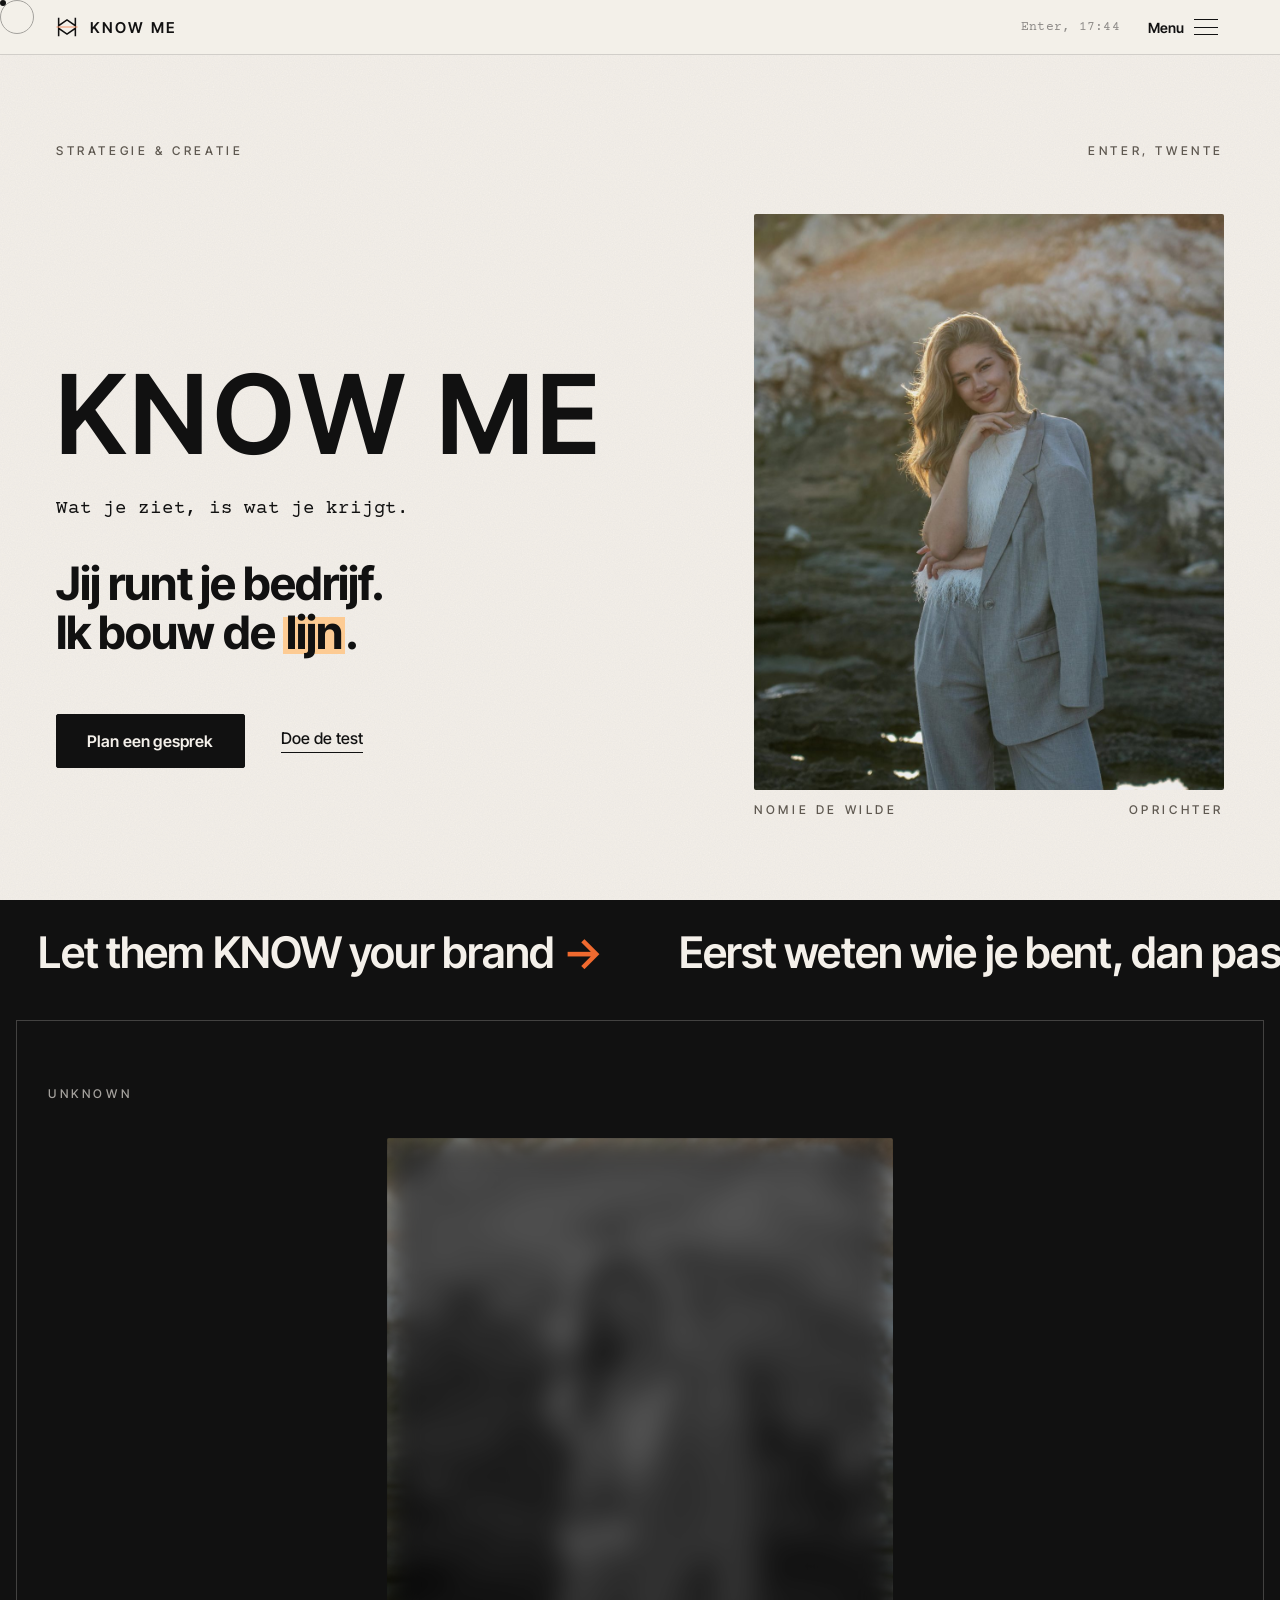
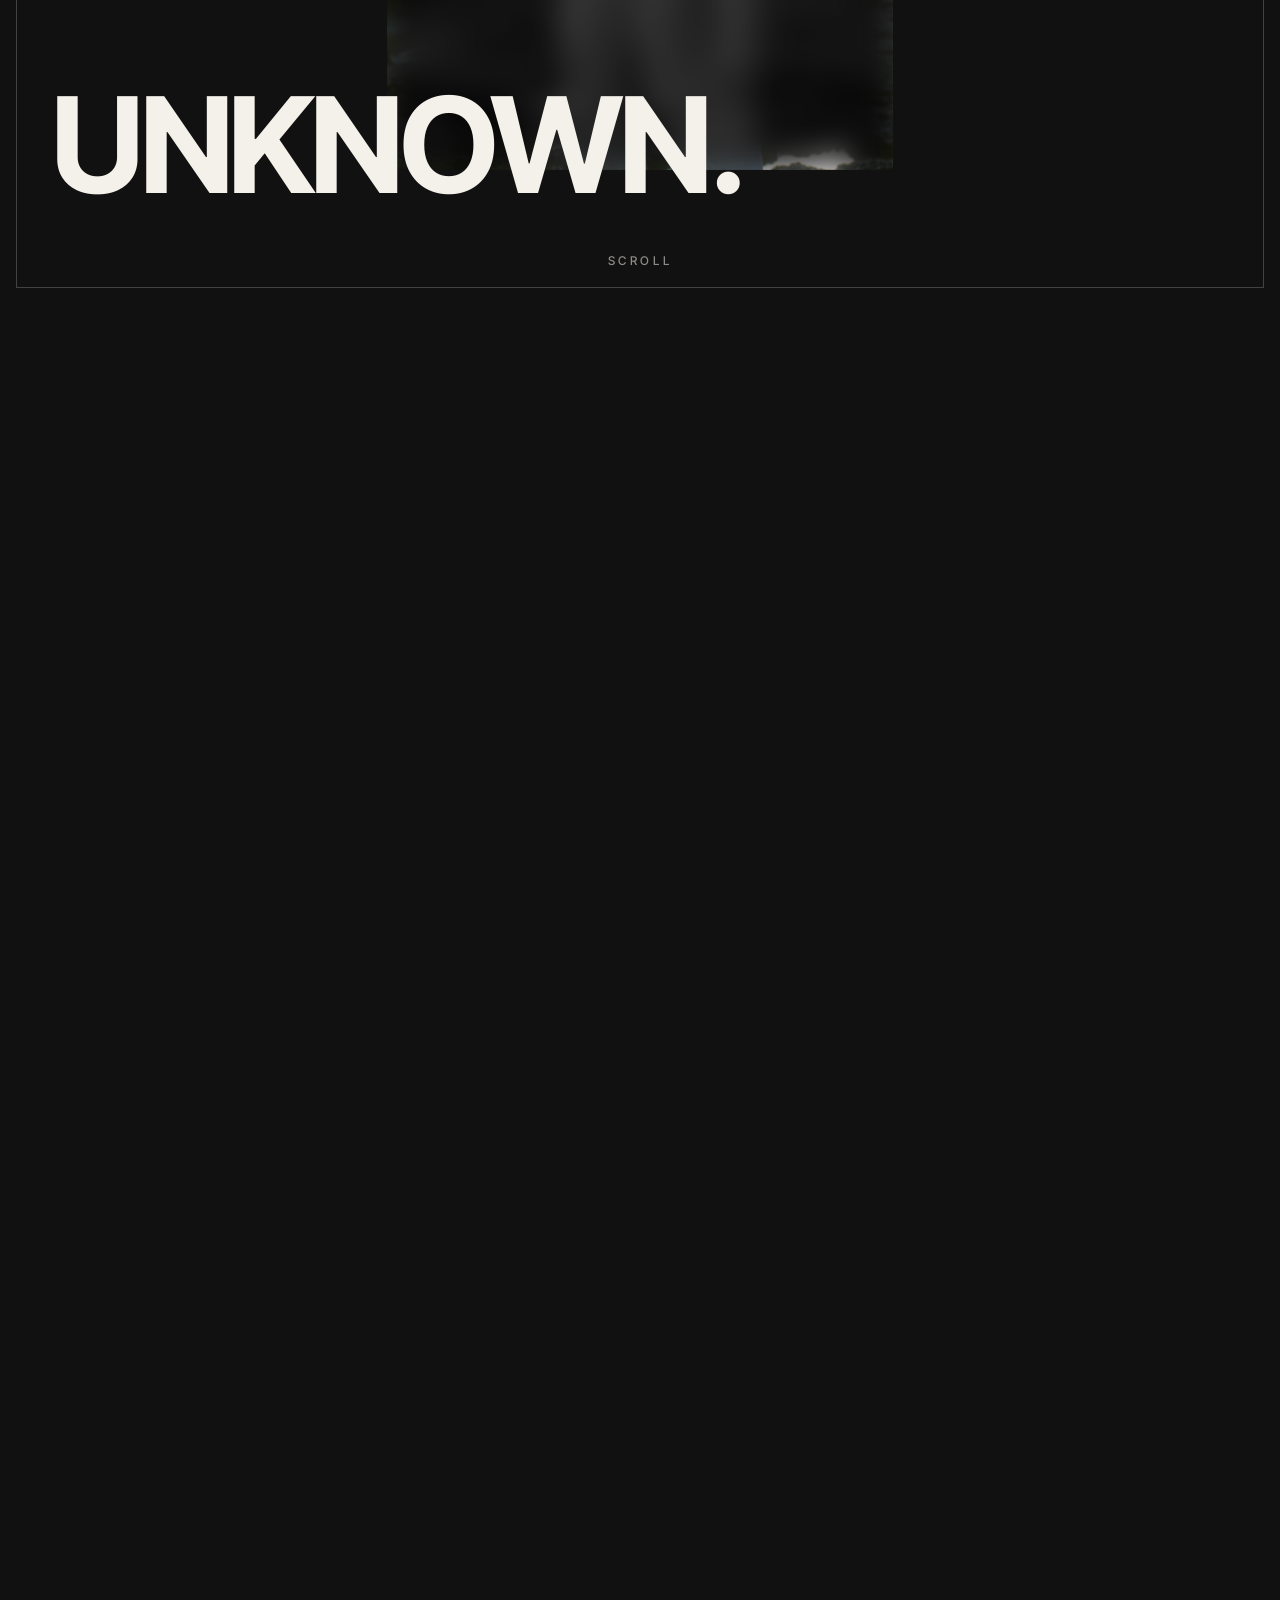
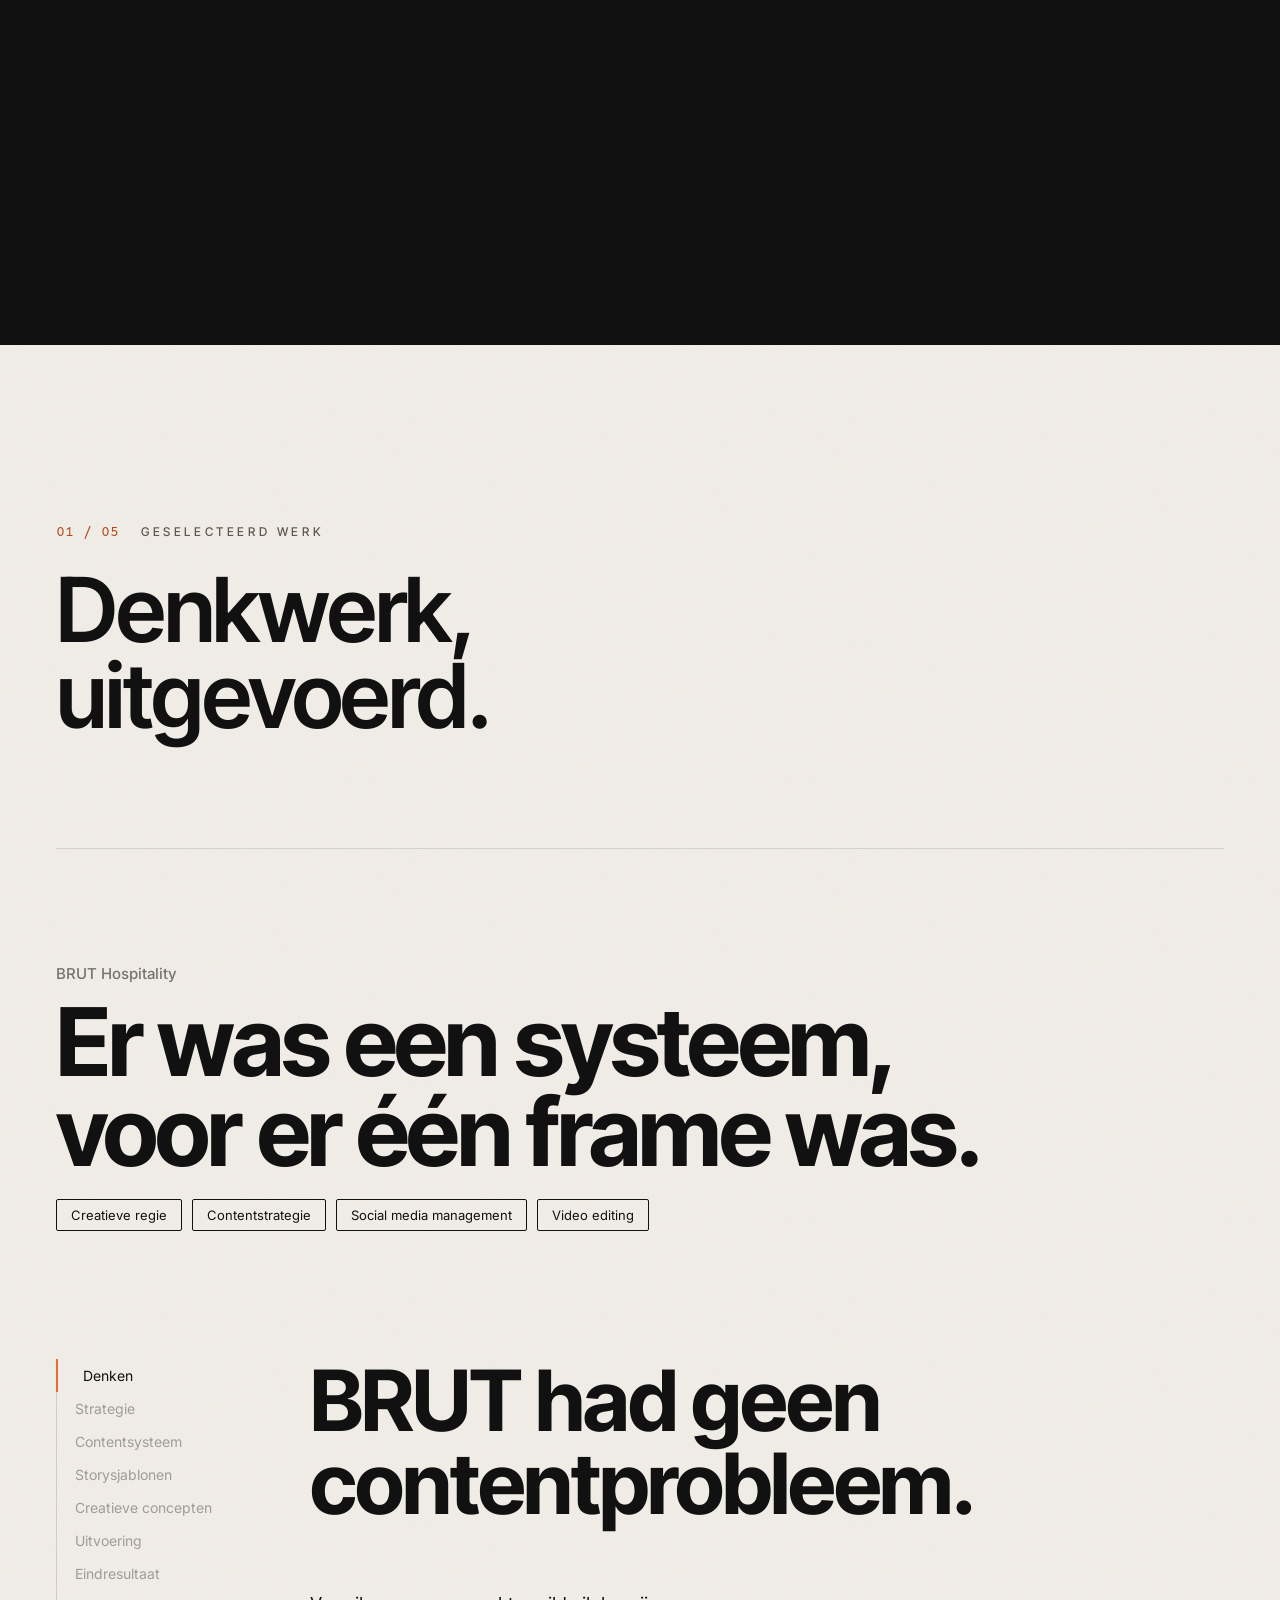
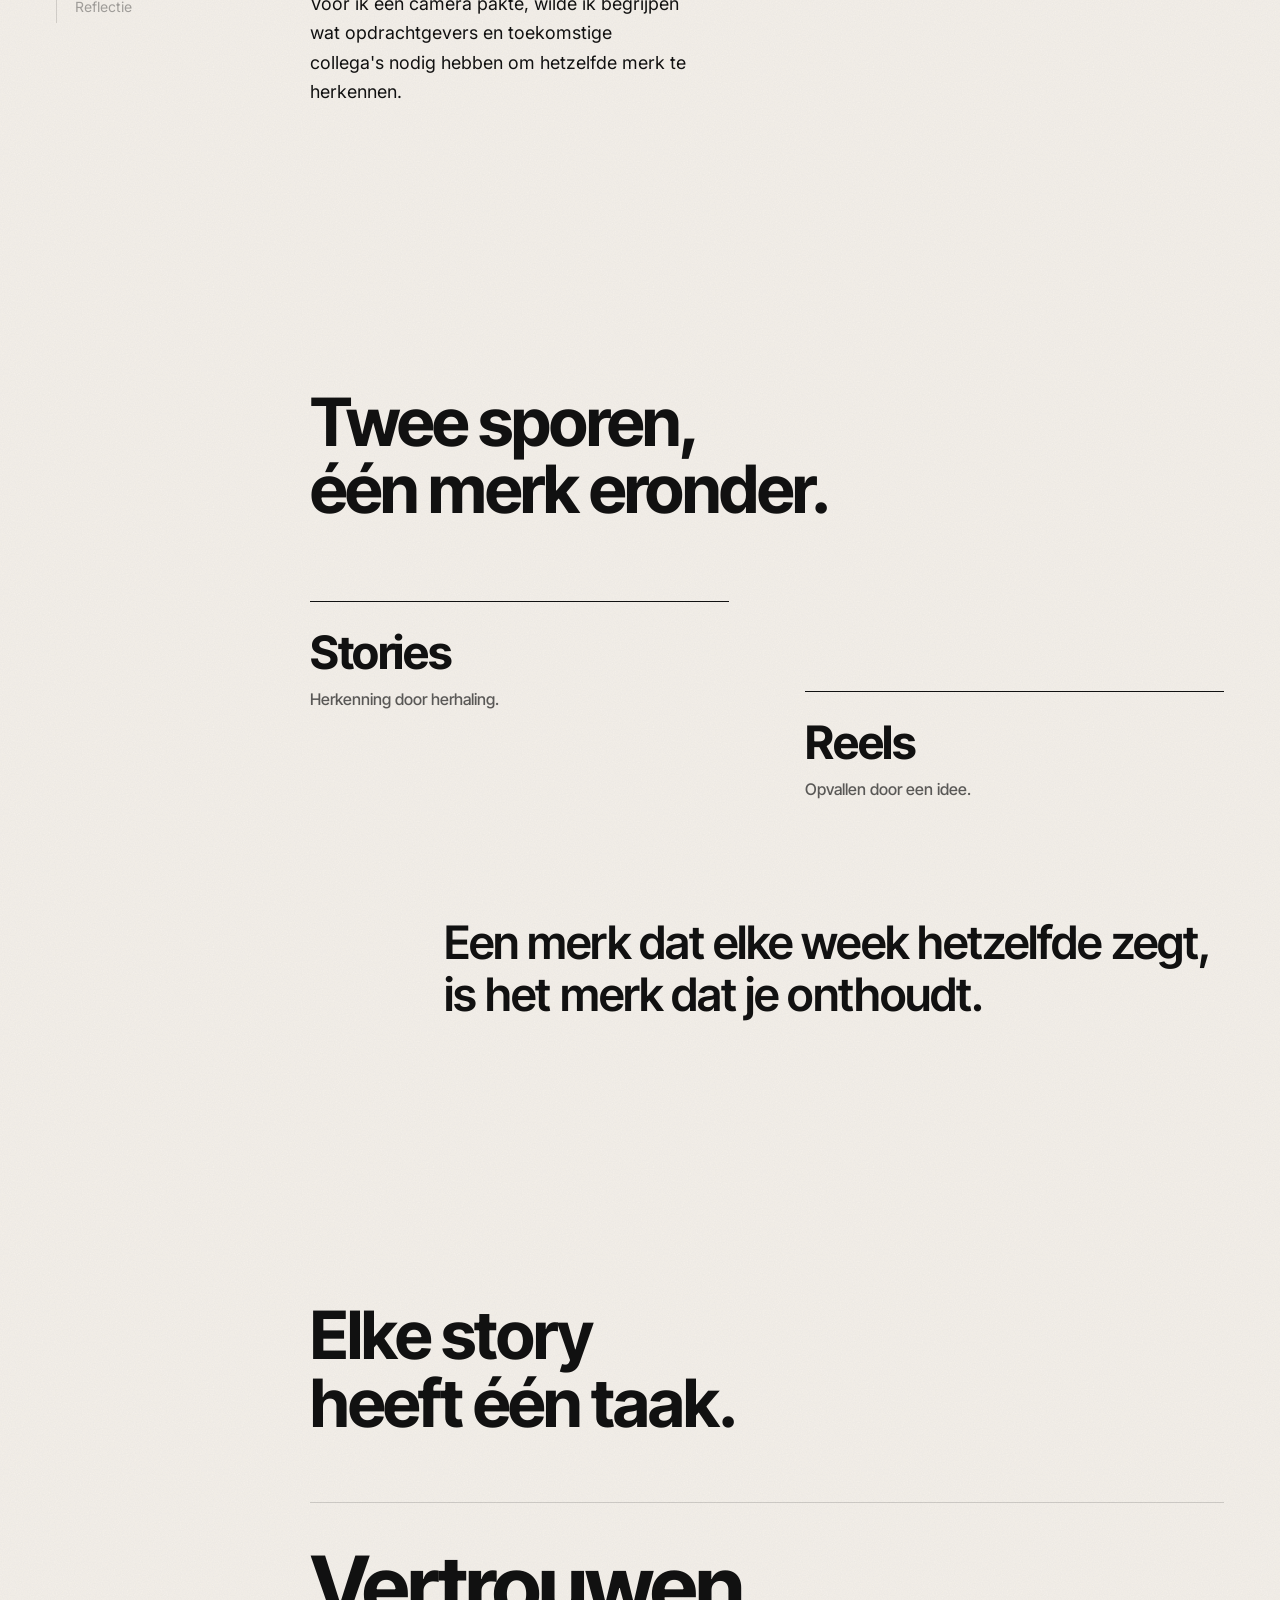
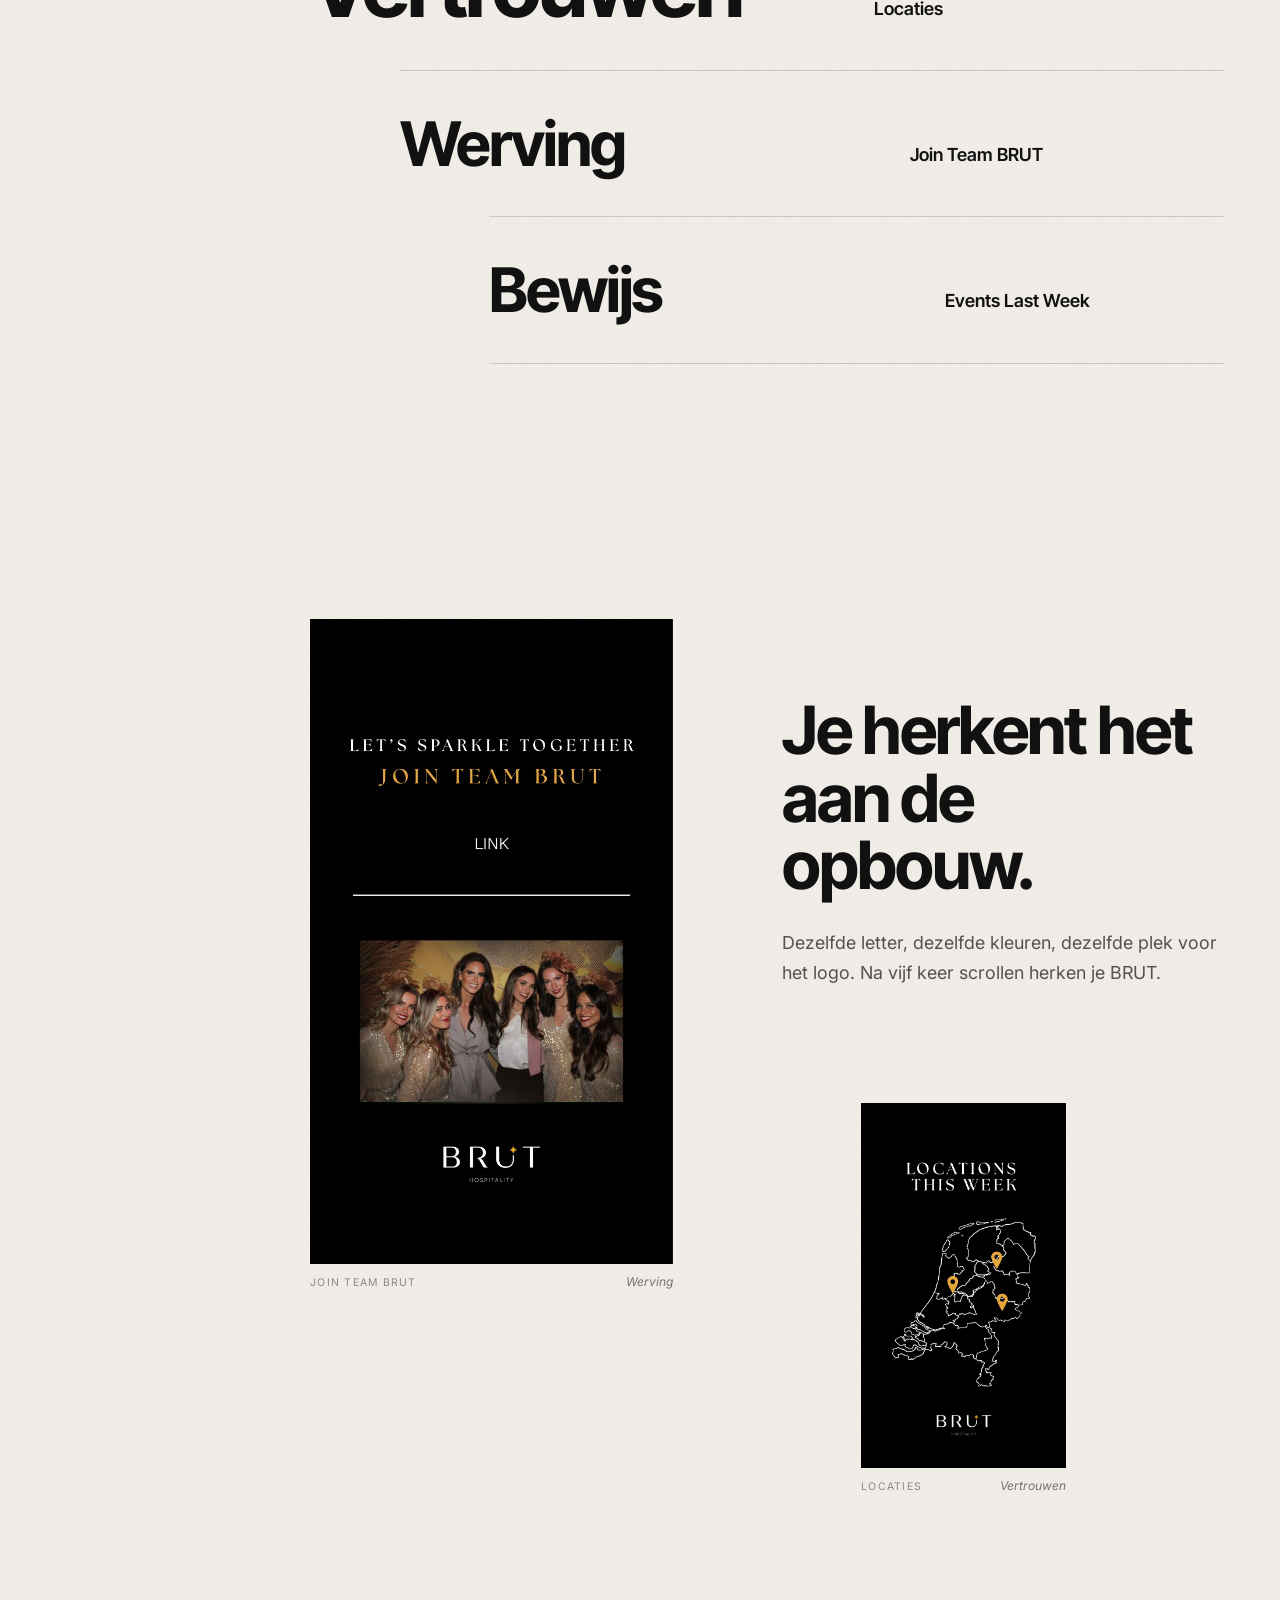
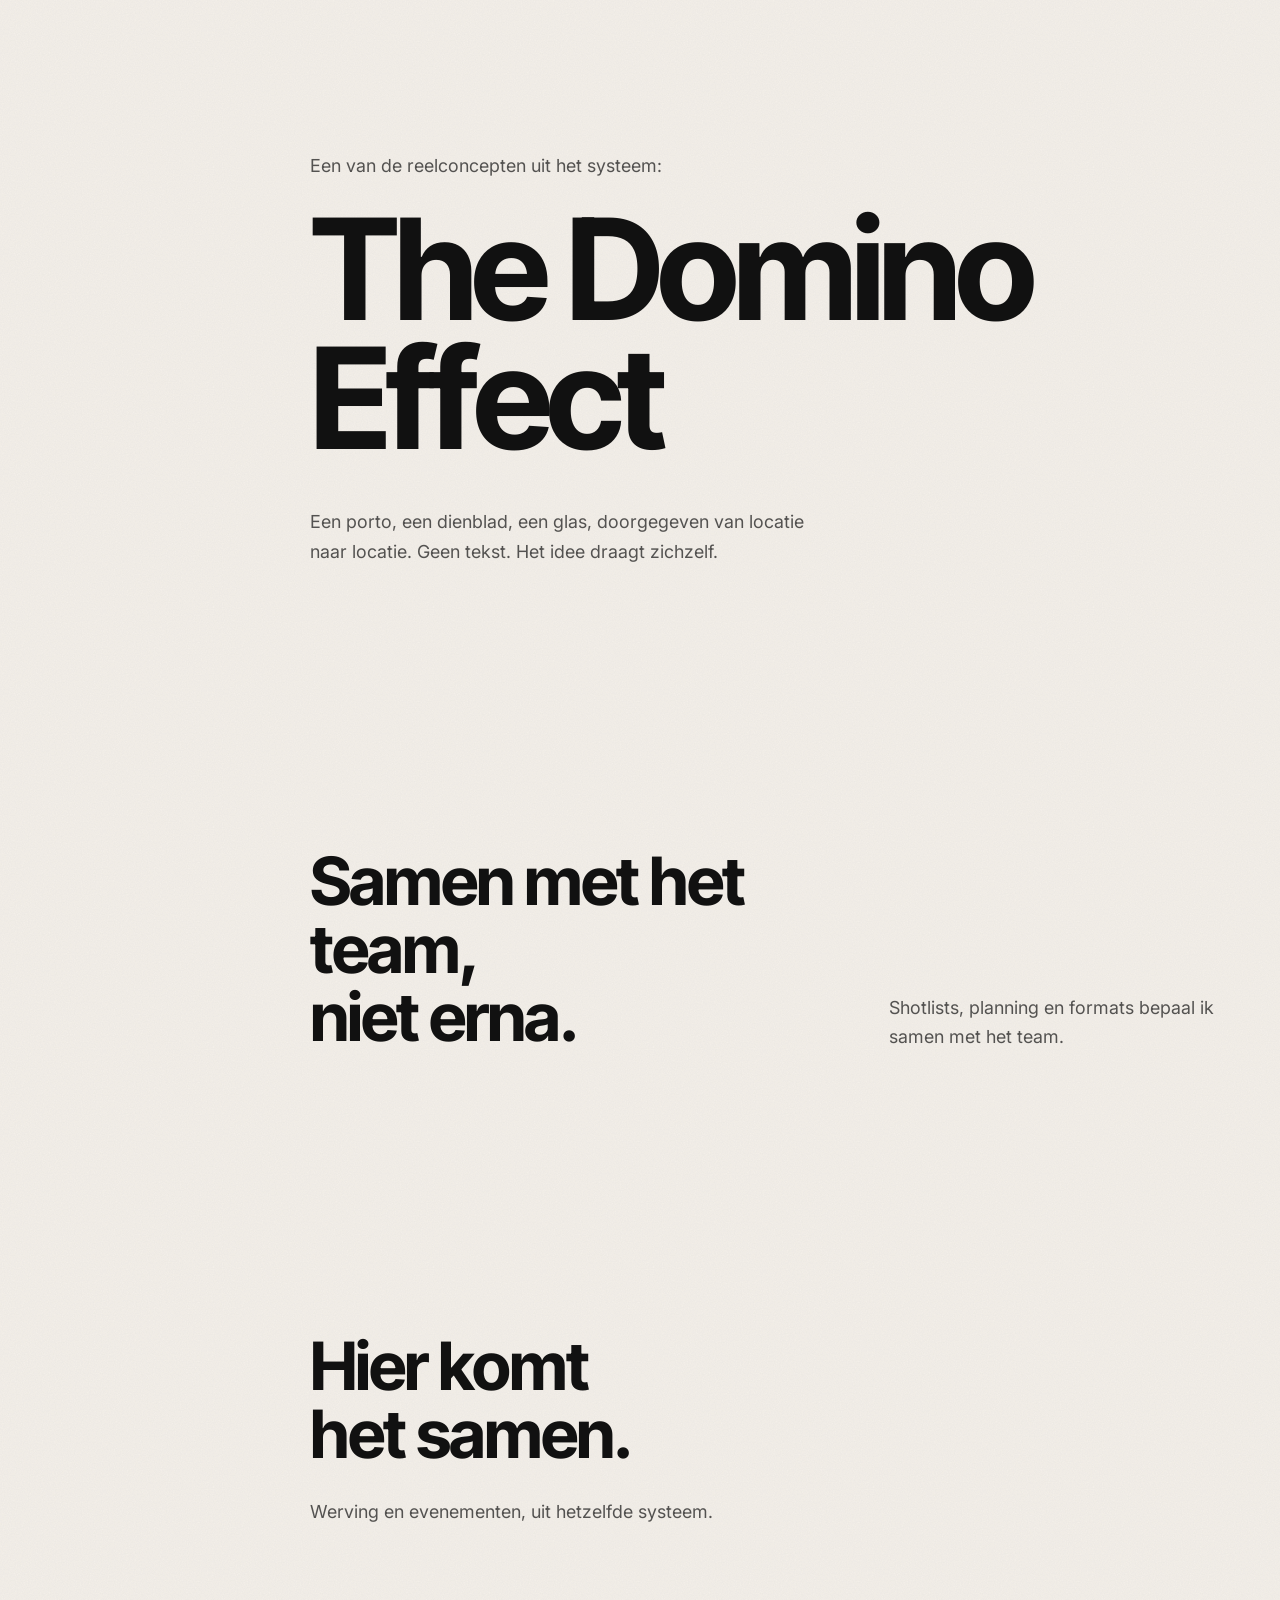
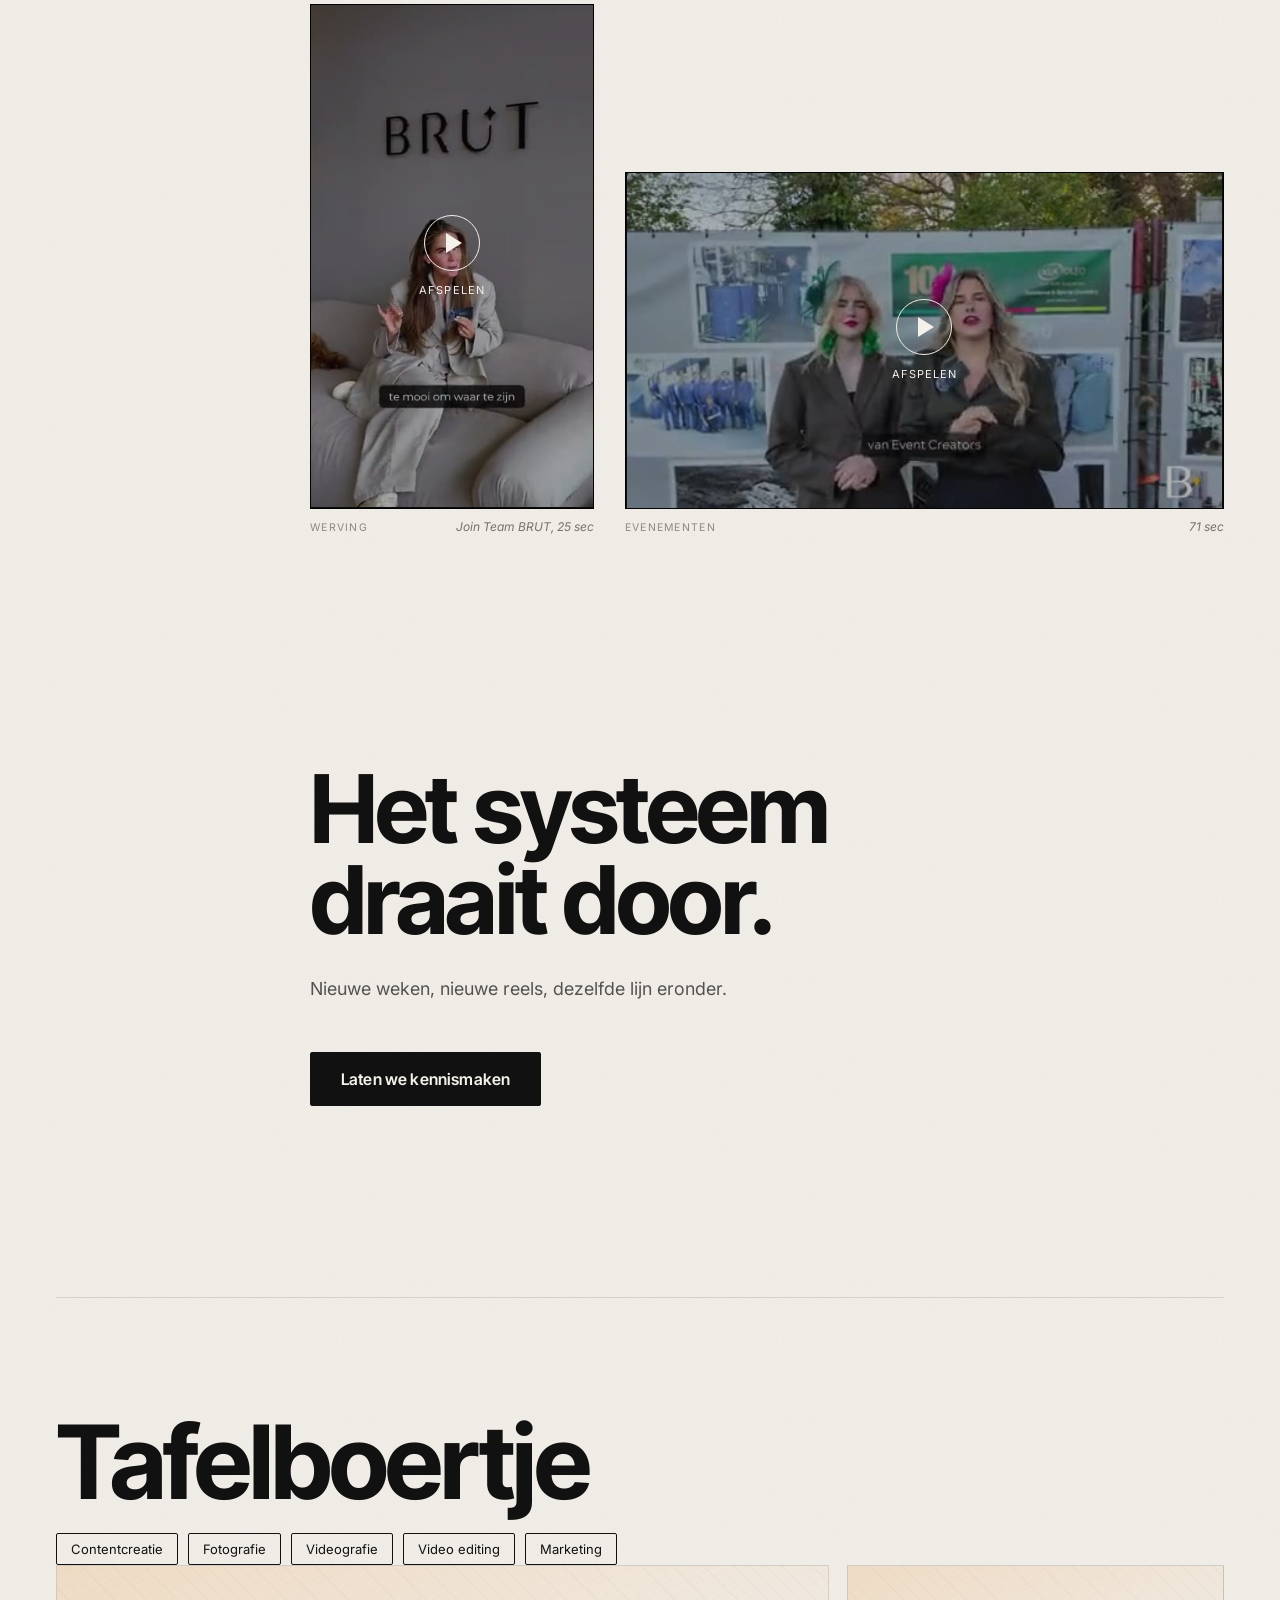
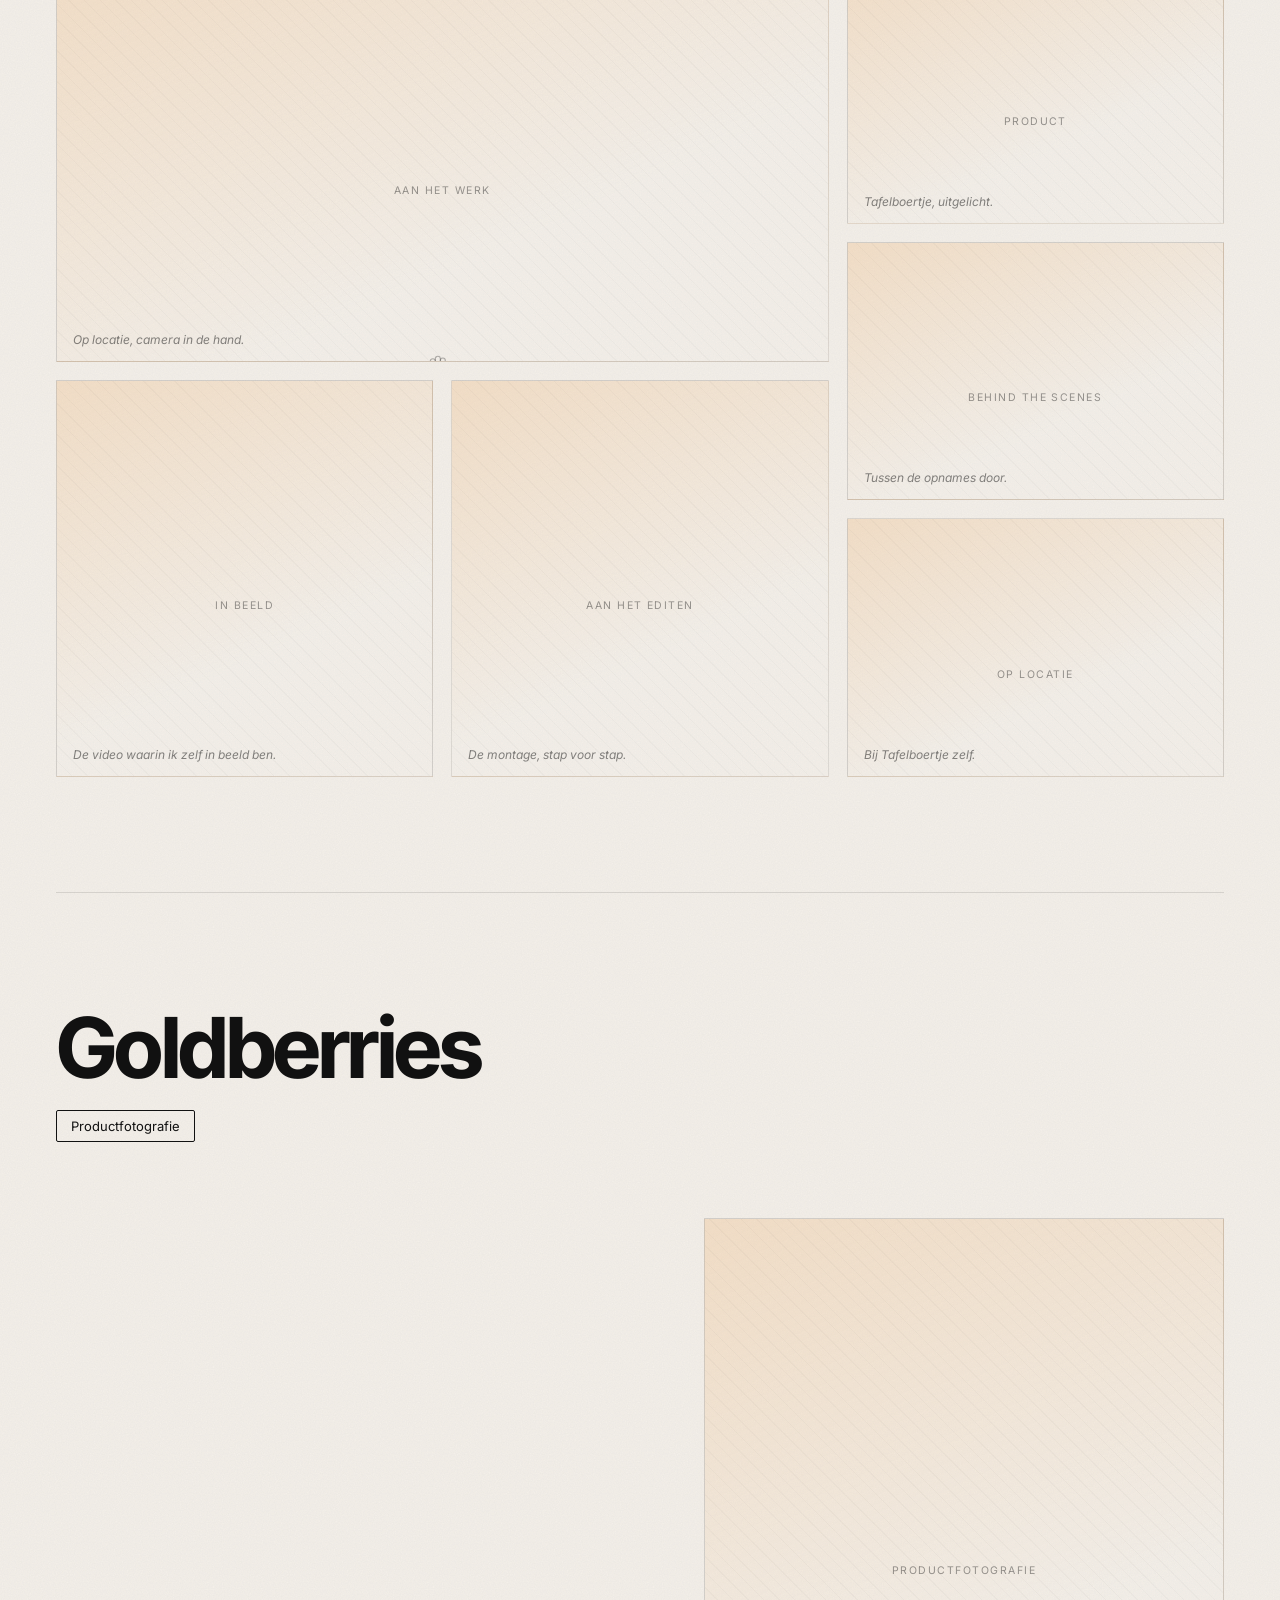
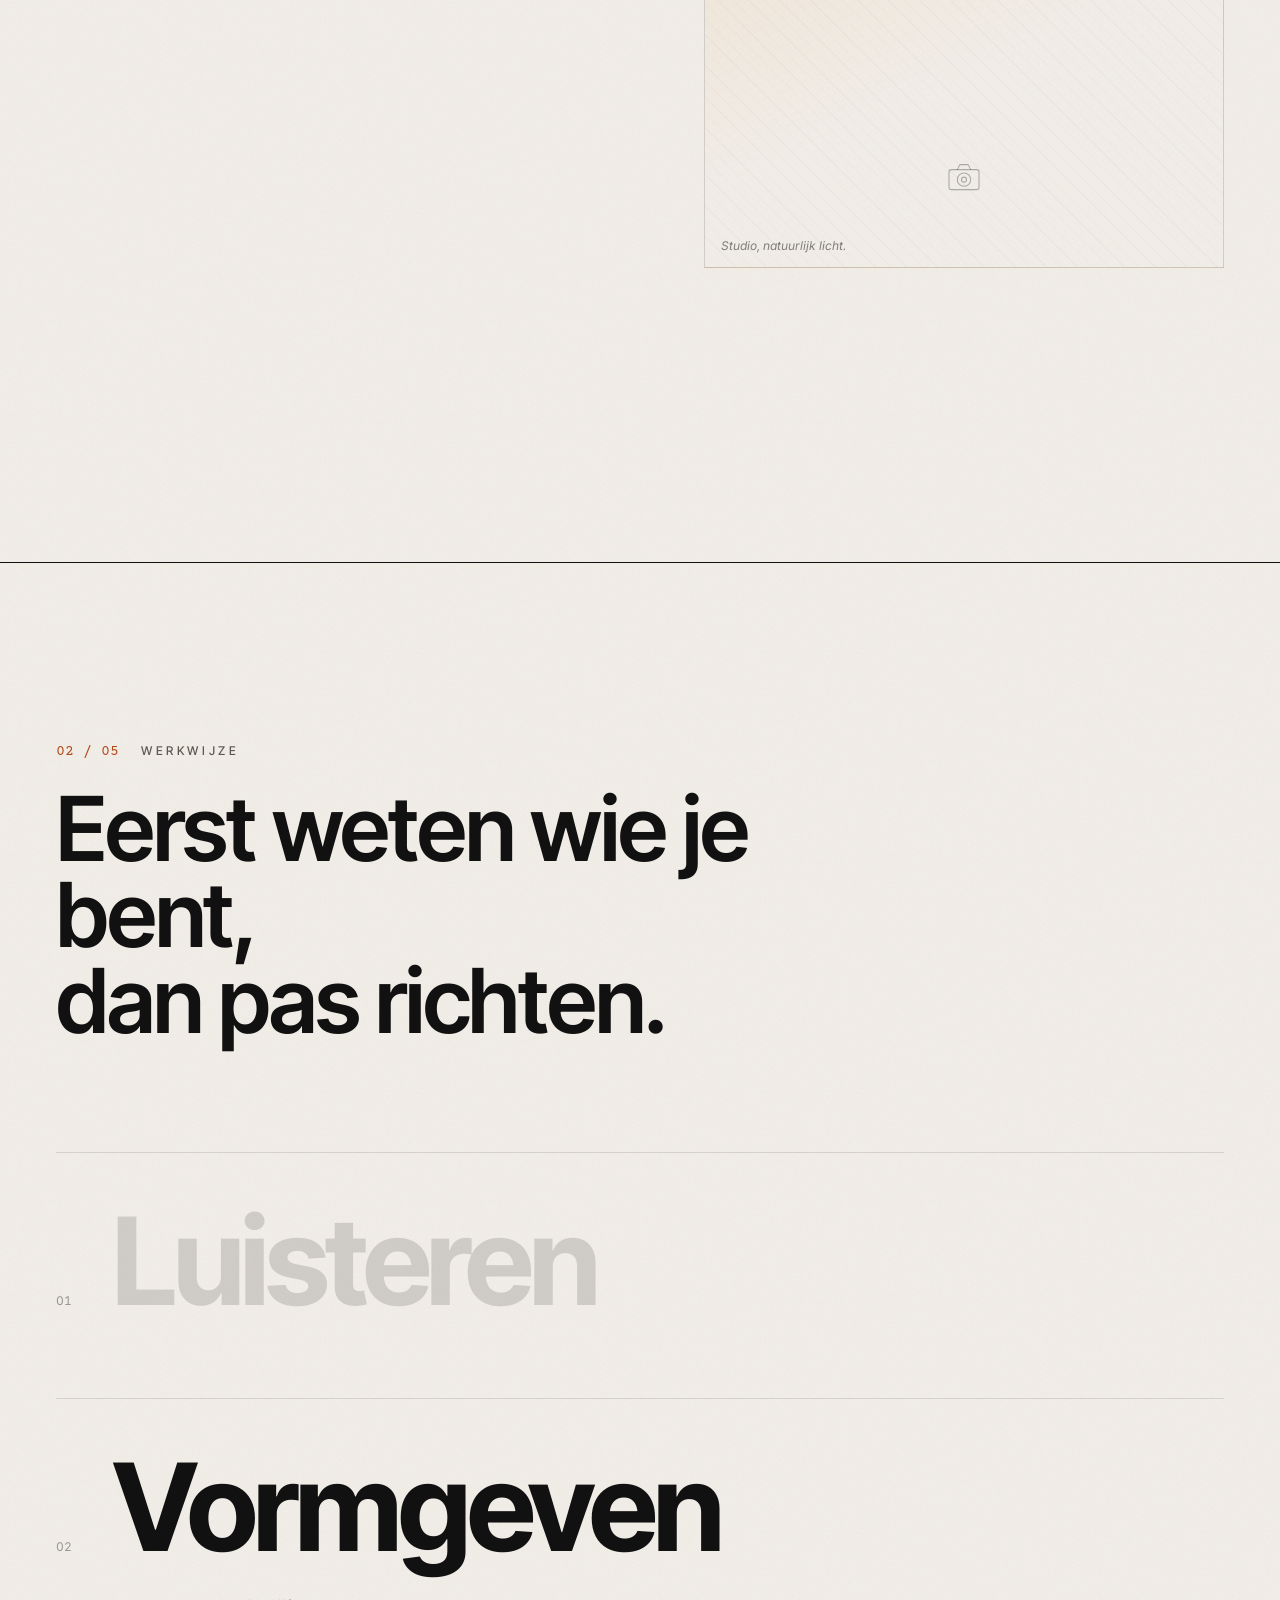
<file: index.html>
<!doctype html>
<html lang="nl">
<head>
<meta charset="utf-8">
<meta name="viewport" content="width=device-width,initial-scale=1">
<title>KNOW ME | Strategie en creatie voor merken met een duidelijke lijn</title>
<meta name="description" content="KNOW ME is een jong Nederlands creatief bureau uit Enter, Twente. Jij runt je bedrijf. Ik bouw de lijn: strategie, branding en content.">
<link rel="canonical" href="https://knowmeagency.nl/">
<meta name="theme-color" content="#F4F0EA">
<meta property="og:type" content="website">
<meta property="og:locale" content="nl_NL">
<meta property="og:site_name" content="KNOW ME">
<meta property="og:title" content="KNOW ME | Let them KNOW your brand.">
<meta property="og:description" content="Jij runt je bedrijf. Ik bouw de lijn.">
<meta property="og:url" content="https://knowmeagency.nl/">
<meta property="og:image" content="https://knowmeagency.nl/assets/og-image.png">
<meta name="twitter:card" content="summary_large_image">
<link rel="icon" href="/favicon.svg" type="image/svg+xml">
<style>html,body{margin:0;background:#F4F0EA}</style>
</head>
<body>
<div id="root"></div>
<noscript><main style="font-family:system-ui;padding:48px;max-width:560px"><h1>KNOW ME</h1><p>Jij runt je bedrijf. Ik bouw de lijn.</p><p>Mail naar <a href="mailto:nomie@knowmeagency.nl">nomie@knowmeagency.nl</a>.</p></main></noscript>
<script src="/assets/js/app.js" defer></script>
</body>
</html>
</file>
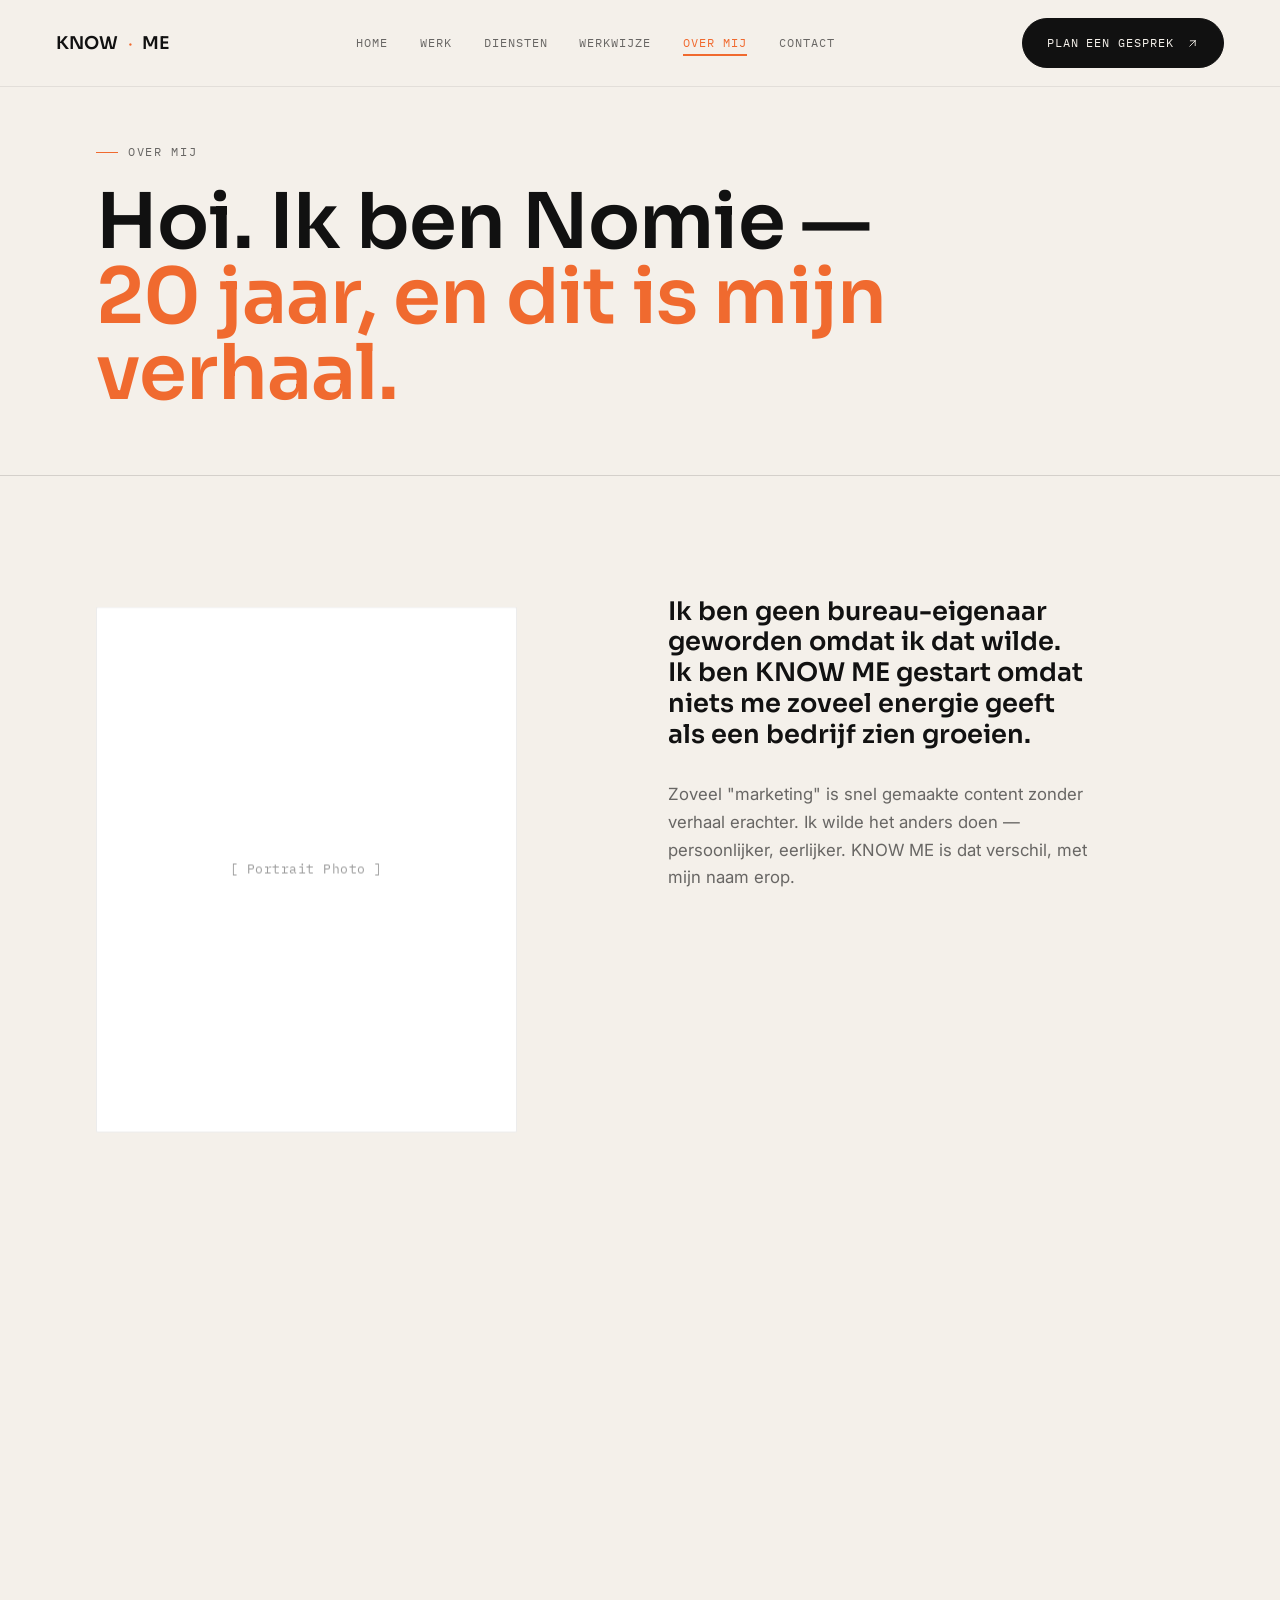
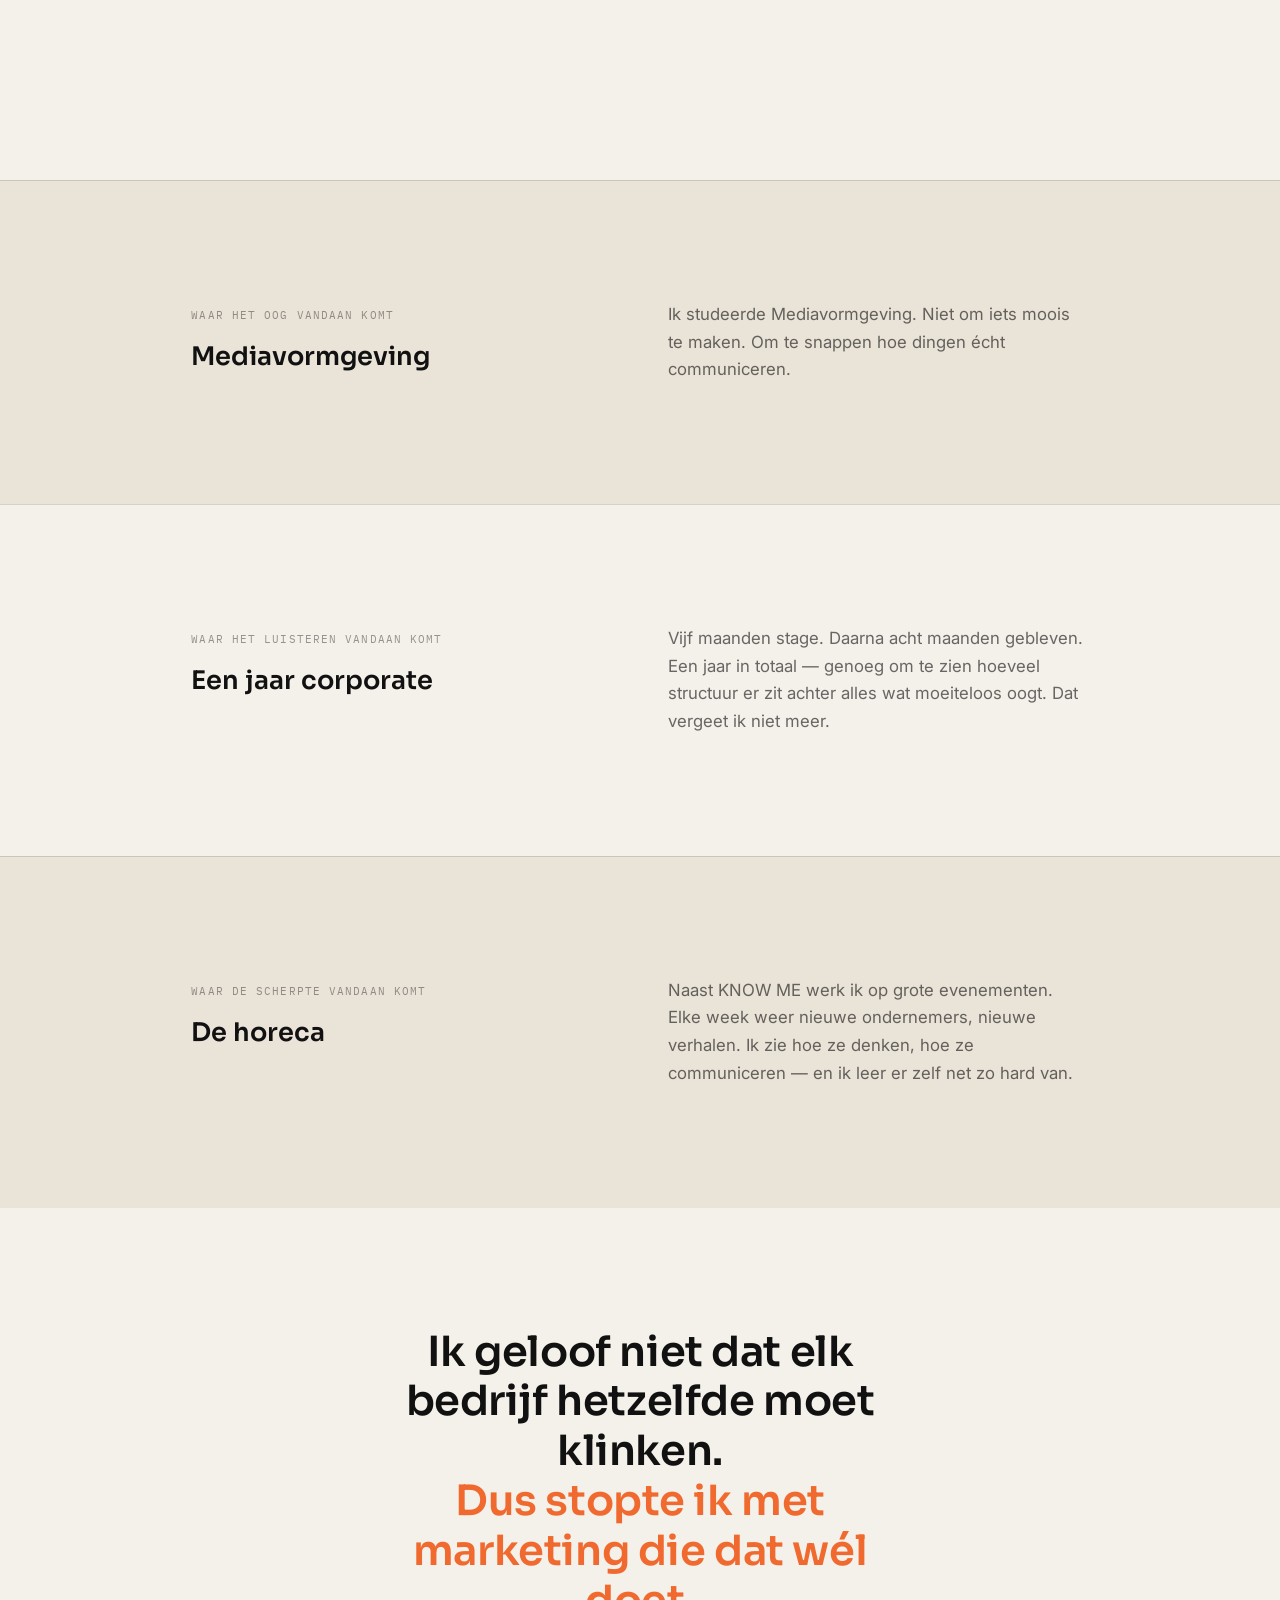
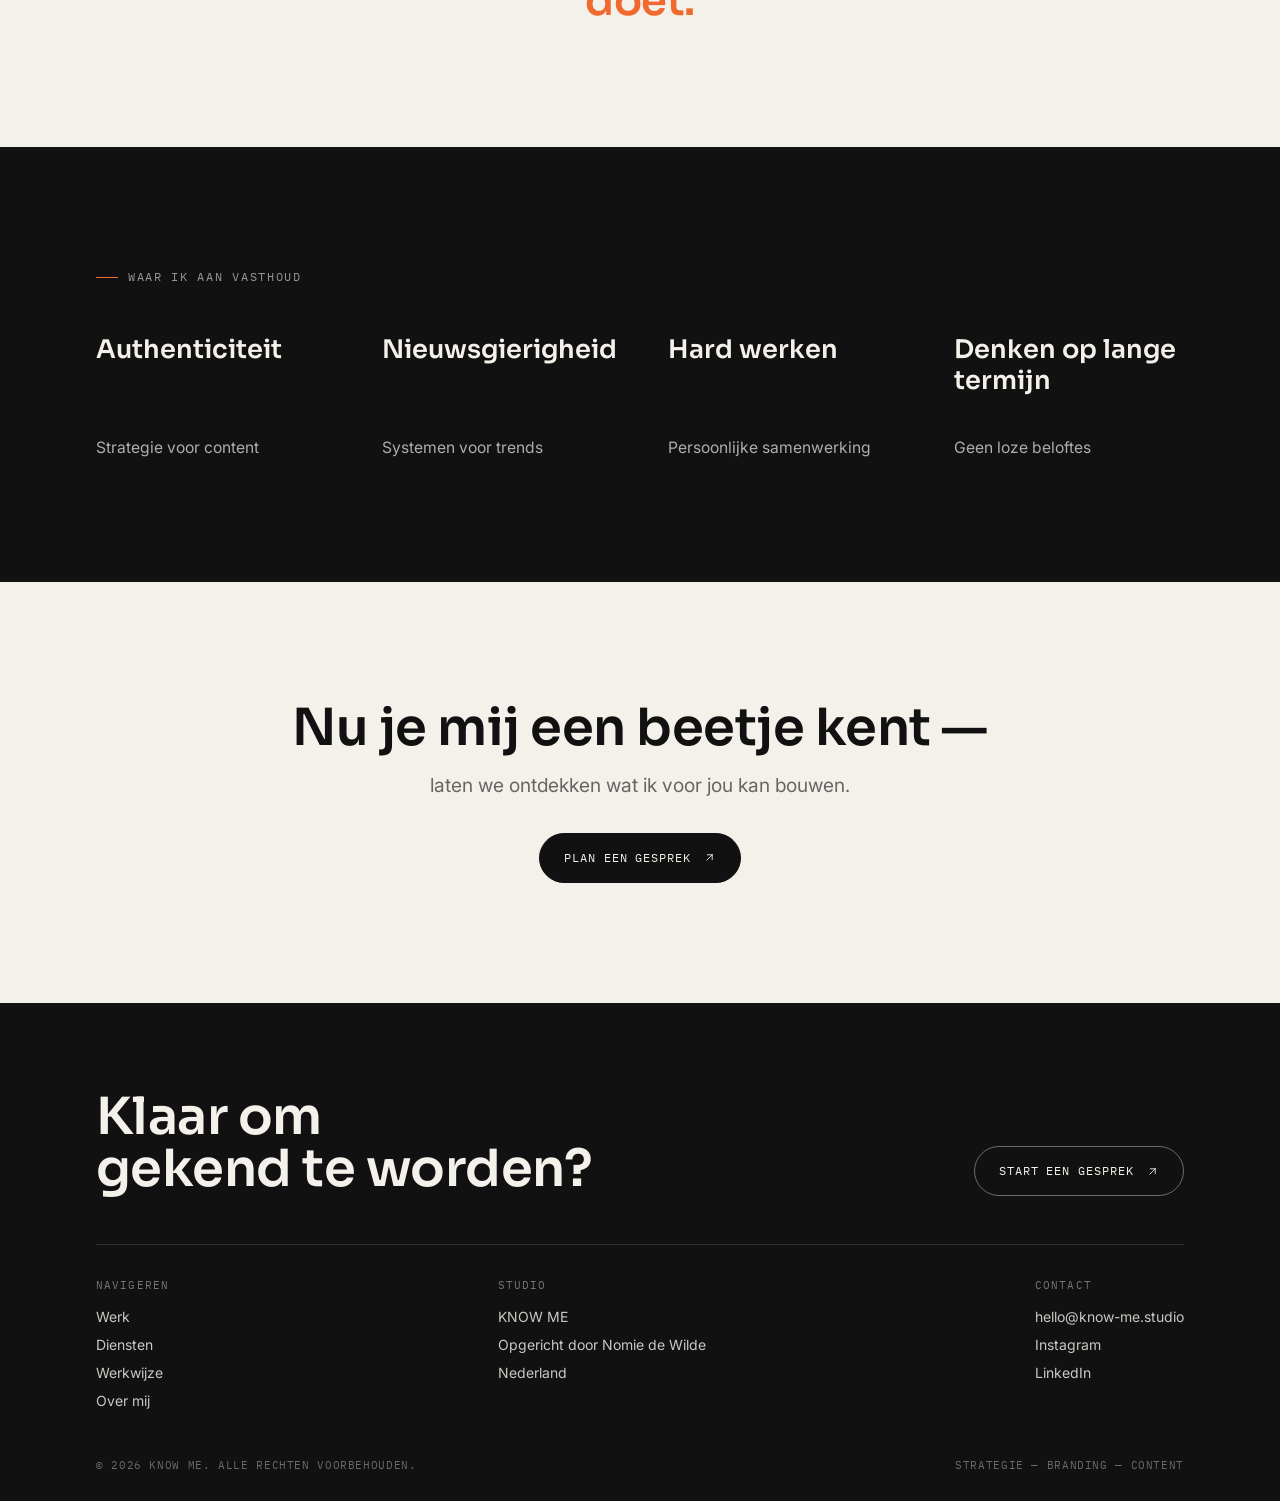
<file: about.html>
<!doctype html>
<html lang="nl">
<head>
<meta charset="UTF-8">
<meta name="viewport" content="width=device-width, initial-scale=1.0">
<title>Over mij — KNOW ME</title>
<meta name="description" content="Ik ben Nomie de Wilde, 20 jaar, oprichter van KNOW ME. Mediavormgeving, een jaar corporate, verkopen bij Tafelboertje en de horeca leerden me hoe bedrijven denken en communiceren.">
<link rel="canonical" href="https://www.know-me.studio/about.html">

<meta property="og:type" content="profile">
<meta property="og:site_name" content="KNOW ME">
<meta property="og:title" content="Over mij — KNOW ME">
<meta property="og:description" content="Ik ben Nomie de Wilde, oprichter van KNOW ME. Dit is mijn verhaal.">
<meta property="og:url" content="https://www.know-me.studio/about.html">
<meta property="og:image" content="https://www.know-me.studio/assets/images/og-image.jpg">
<meta property="og:locale" content="nl_NL">
<meta name="twitter:card" content="summary_large_image">
<meta name="twitter:title" content="Over mij — KNOW ME">
<meta name="twitter:description" content="Ik ben Nomie de Wilde, oprichter van KNOW ME.">
<meta name="twitter:image" content="https://www.know-me.studio/assets/images/og-image.jpg">

<meta name="theme-color" content="#111111">
<link rel="icon" href="favicon.ico" sizes="any">
<link rel="icon" href="assets/icons/favicon-32.png" type="image/png" sizes="32x32">
<link rel="apple-touch-icon" href="assets/icons/apple-touch-icon.png">
<link rel="manifest" href="site.webmanifest">

<link rel="preconnect" href="https://fonts.googleapis.com">
<link rel="preconnect" href="https://fonts.gstatic.com" crossorigin>
<link rel="stylesheet" href="assets/css/style.css">
</head>
<body>
<a href="#main" class="skip-link">Direct naar inhoud</a>

<header class="site-header">
  <a href="index.html" class="logo">KNOW<span class="dot">・</span>ME</a>
  <nav class="nav-desktop" aria-label="Hoofdnavigatie">
    <a href="index.html">Home</a>
    <a href="work.html">Werk</a>
    <a href="services.html">Diensten</a>
    <a href="process.html">Werkwijze</a>
    <a href="about.html" aria-current="page">Over mij</a>
    <a href="contact.html">Contact</a>
  </nav>
  <div class="nav-right">
    <a href="contact.html" class="btn">Plan een gesprek
      <svg class="arrow" viewBox="0 0 24 24" fill="none" stroke="currentColor" stroke-width="1.6" aria-hidden="true"><path d="M7 17L17 7M17 7H8M17 7V16" stroke-linecap="round" stroke-linejoin="round"/></svg>
    </a>
    <button class="nav-toggle" id="navToggle" aria-label="Menu openen" aria-expanded="false" aria-controls="navMobile"><span></span><span></span><span></span></button>
  </div>
</header>
<div class="nav-mobile" id="navMobile">
  <nav aria-label="Mobiele navigatie">
    <a href="index.html">Home</a>
    <a href="work.html">Werk</a>
    <a href="services.html">Diensten</a>
    <a href="process.html">Werkwijze</a>
    <a href="about.html">Over mij</a>
    <a href="contact.html">Contact</a>
  </nav>
</div>

<main id="main">

  <section class="section-tight" style="padding-top:56px;">
    <div class="wrap"><div class="eyebrow" data-reveal>Over mij</div><h1 class="display-1 mt-24" data-reveal>Hoi. Ik ben Nomie —<br><span class="italic">20 jaar, en dit is mijn verhaal.</span></h1></div>
  </section>

  <section class="section divider">
    <div class="wrap"><div class="grid">
      <div style="grid-column:span 5;" data-reveal><div class="media ratio-portrait" data-parallax="0.04"><span class="ph-label">[ Portrait Photo ]</span></div></div>
      <div style="grid-column:7 / span 5;" data-reveal><p class="display-3">Ik ben geen bureau-eigenaar geworden omdat ik dat wilde. Ik ben KNOW ME gestart omdat niets me zoveel energie geeft als een bedrijf zien groeien.</p><p class="body-l mt-32">Zoveel "marketing" is snel gemaakte content zonder verhaal erachter. Ik wilde het anders doen — persoonlijker, eerlijker. KNOW ME is dat verschil, met mijn naam erop.</p></div>
    </div></div>
  </section>

  <section class="section-mini"><div class="wrap"><div class="media ratio-cinema tone-ink" data-parallax="0.05" data-reveal><span class="ph-label">[ Notebook ]</span></div></div></section>

  <section class="section divider" style="background:var(--paper-deep);">
    <div class="wrap"><div class="grid">
      <div style="grid-column:2 / span 4;" data-reveal><span class="label">Waar het oog vandaan komt</span><h2 class="display-3 mt-16">Mediavormgeving</h2></div>
      <div style="grid-column:7 / span 5;" data-reveal><p class="body-l">Ik studeerde Mediavormgeving. Niet om iets moois te maken. Om te snappen hoe dingen écht communiceren.</p></div>
    </div></div>
  </section>
  <section class="section divider">
    <div class="wrap"><div class="grid">
      <div style="grid-column:2 / span 4;" data-reveal><span class="label">Waar het luisteren vandaan komt</span><h2 class="display-3 mt-16">Een jaar corporate</h2></div>
      <div style="grid-column:7 / span 5;" data-reveal><p class="body-l">Vijf maanden stage. Daarna acht maanden gebleven. Een jaar in totaal — genoeg om te zien hoeveel structuur er zit achter alles wat moeiteloos oogt. Dat vergeet ik niet meer.</p></div>
    </div></div>
  </section>
  <section class="section divider" style="background:var(--paper-deep);">
    <div class="wrap"><div class="grid">
      <div style="grid-column:2 / span 4;" data-reveal><span class="label">Waar de scherpte vandaan komt</span><h2 class="display-3 mt-16">De horeca</h2></div>
      <div style="grid-column:7 / span 5;" data-reveal><p class="body-l">Naast KNOW ME werk ik op grote evenementen. Elke week weer nieuwe ondernemers, nieuwe verhalen. Ik zie hoe ze denken, hoe ze communiceren — en ik leer er zelf net zo hard van.</p></div>
    </div></div>
  </section>

  <section class="section pull-quote"><div class="wrap"><p data-reveal>Ik geloof niet dat elk bedrijf hetzelfde moet klinken.<br><span class="italic">Dus stopte ik met marketing die dat wél doet.</span></p></div></section>

  <section class="section divider" style="background:var(--ink);color:var(--paper);">
    <div class="wrap">
      <div class="eyebrow" style="color:rgba(244,240,234,.6);" data-reveal>Waar ik aan vasthoud</div>
      <div class="grid mt-64" data-reveal-group>
        <div style="grid-column:span 3;" data-reveal><p class="display-3">Authenticiteit</p></div>
        <div style="grid-column:span 3;" data-reveal><p class="display-3">Nieuwsgierigheid</p></div>
        <div style="grid-column:span 3;" data-reveal><p class="display-3">Hard werken</p></div>
        <div style="grid-column:span 3;" data-reveal><p class="display-3">Denken op lange termijn</p></div>
      </div>
      <div class="grid mt-48" data-reveal-group>
        <div style="grid-column:span 3;" data-reveal><p class="body-m" style="color:rgba(244,240,234,.7);">Strategie voor content</p></div>
        <div style="grid-column:span 3;" data-reveal><p class="body-m" style="color:rgba(244,240,234,.7);">Systemen voor trends</p></div>
        <div style="grid-column:span 3;" data-reveal><p class="body-m" style="color:rgba(244,240,234,.7);">Persoonlijke samenwerking</p></div>
        <div style="grid-column:span 3;" data-reveal><p class="body-m" style="color:rgba(244,240,234,.7);">Geen loze beloftes</p></div>
      </div>
    </div>
  </section>
  <section class="section" style="text-align:center;">
    <div class="wrap"><h2 class="display-2" data-reveal>Nu je mij een beetje kent —</h2><p class="lede mt-24" style="margin:16px auto 0;" data-reveal>laten we ontdekken wat ik voor jou kan bouwen.</p>
      <a href="contact.html" class="btn mt-64" style="margin-top:32px;" data-reveal>Plan een gesprek
        <svg class="arrow" viewBox="0 0 24 24" fill="none" stroke="currentColor" stroke-width="1.6" aria-hidden="true"><path d="M7 17L17 7M17 7H8M17 7V16" stroke-linecap="round" stroke-linejoin="round"/></svg>
      </a>
    </div>
  </section>

</main>

<footer class="site-footer">
  <div class="wrap">
    <div class="footer-cta">
      <h2 class="display-2">Klaar om<br>gekend te worden?</h2>
      <a href="contact.html" class="btn ghost" style="border-color:rgba(244,240,234,.4);color:var(--paper);">Start een gesprek
        <svg class="arrow" viewBox="0 0 24 24" fill="none" stroke="currentColor" stroke-width="1.6" aria-hidden="true"><path d="M7 17L17 7M17 7H8M17 7V16" stroke-linecap="round" stroke-linejoin="round"/></svg>
      </a>
    </div>
    <div class="footer-grid">
      <div class="footer-col"><span class="label">Navigeren</span><a href="work.html">Werk</a><a href="services.html">Diensten</a><a href="process.html">Werkwijze</a><a href="about.html">Over mij</a></div>
      <div class="footer-col"><span class="label">Studio</span><p>KNOW ME</p><p>Opgericht door Nomie de Wilde</p><p>Nederland</p></div>
      <div class="footer-col"><span class="label">Contact</span><a href="mailto:hello@know-me.studio">hello@know-me.studio</a><a href="https://instagram.com" target="_blank" rel="noopener noreferrer">Instagram</a><a href="https://linkedin.com" target="_blank" rel="noopener noreferrer">LinkedIn</a></div>
    </div>
    <div class="footer-bottom"><span>© <span data-year></span> KNOW ME. Alle rechten voorbehouden.</span><span>Strategie — Branding — Content</span></div>
  </div>
</footer>

<script src="assets/js/script.js"></script>
</body>
</html>
</file>
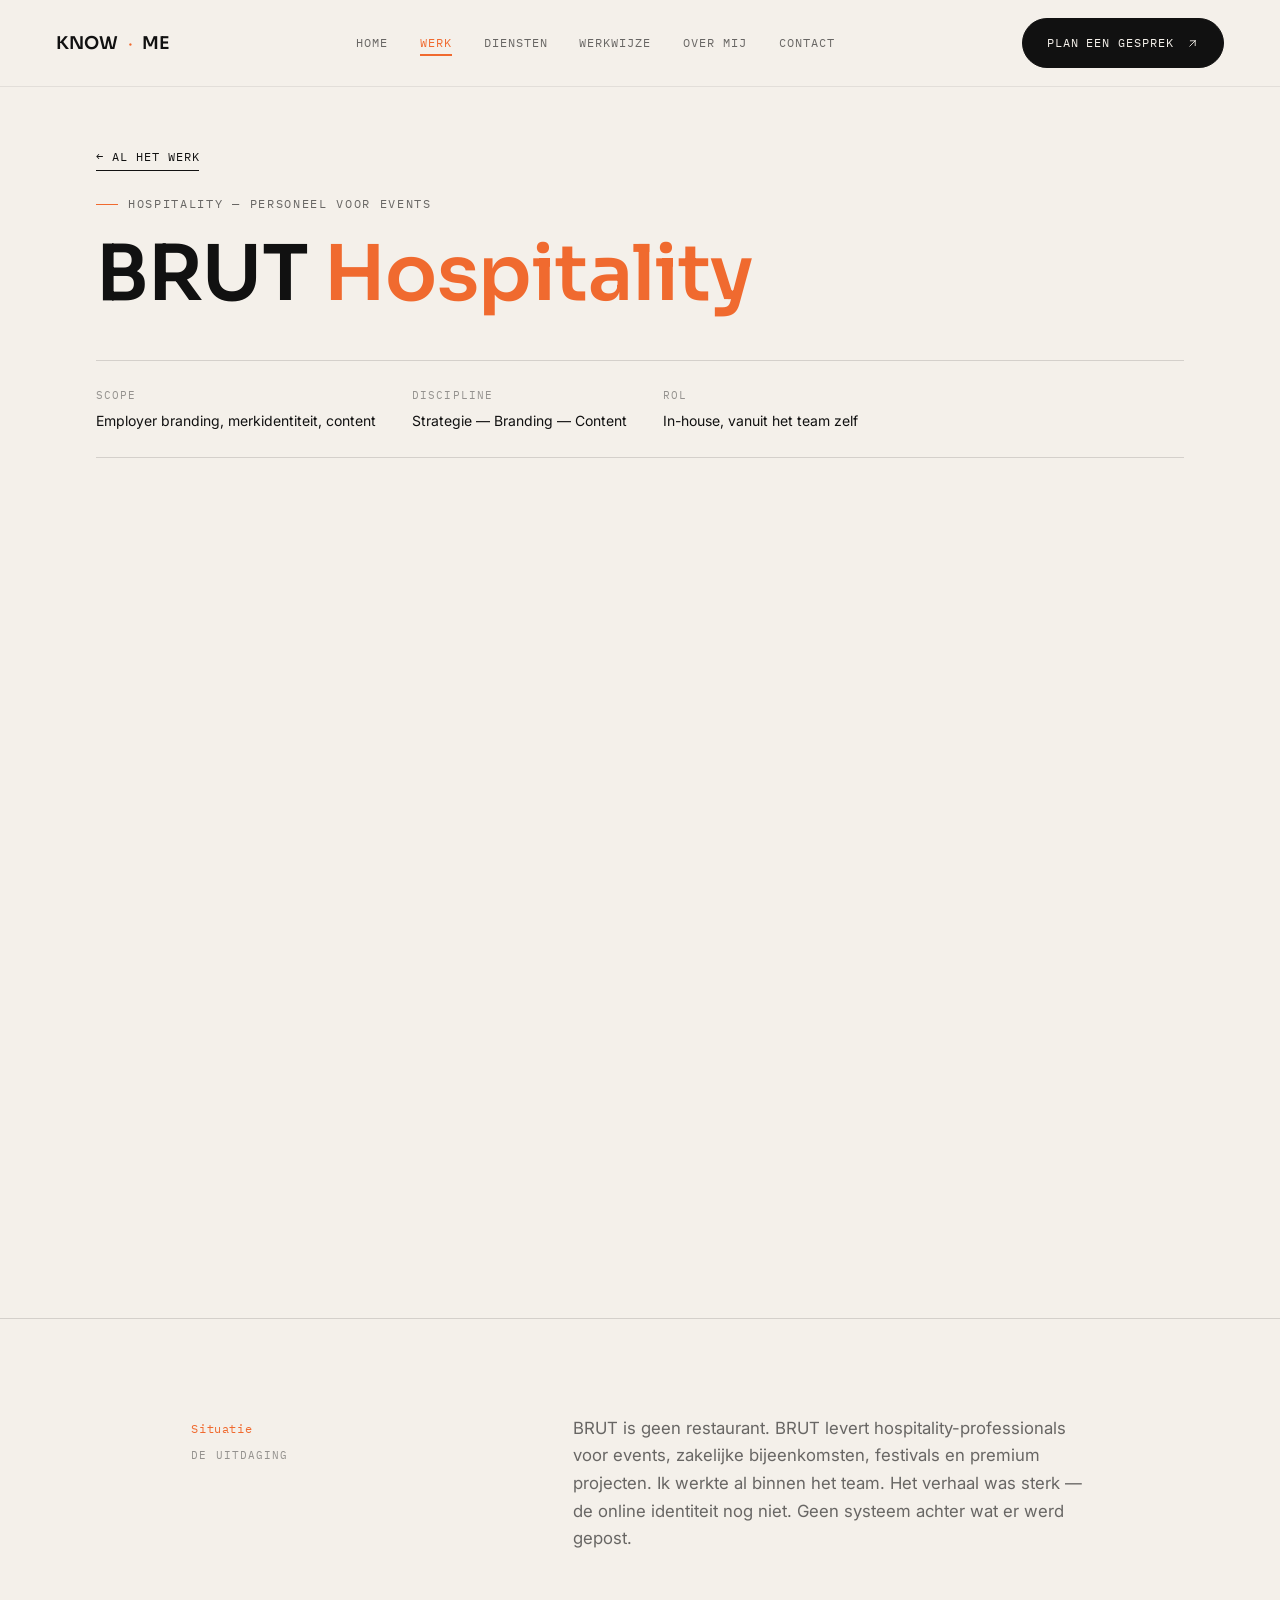
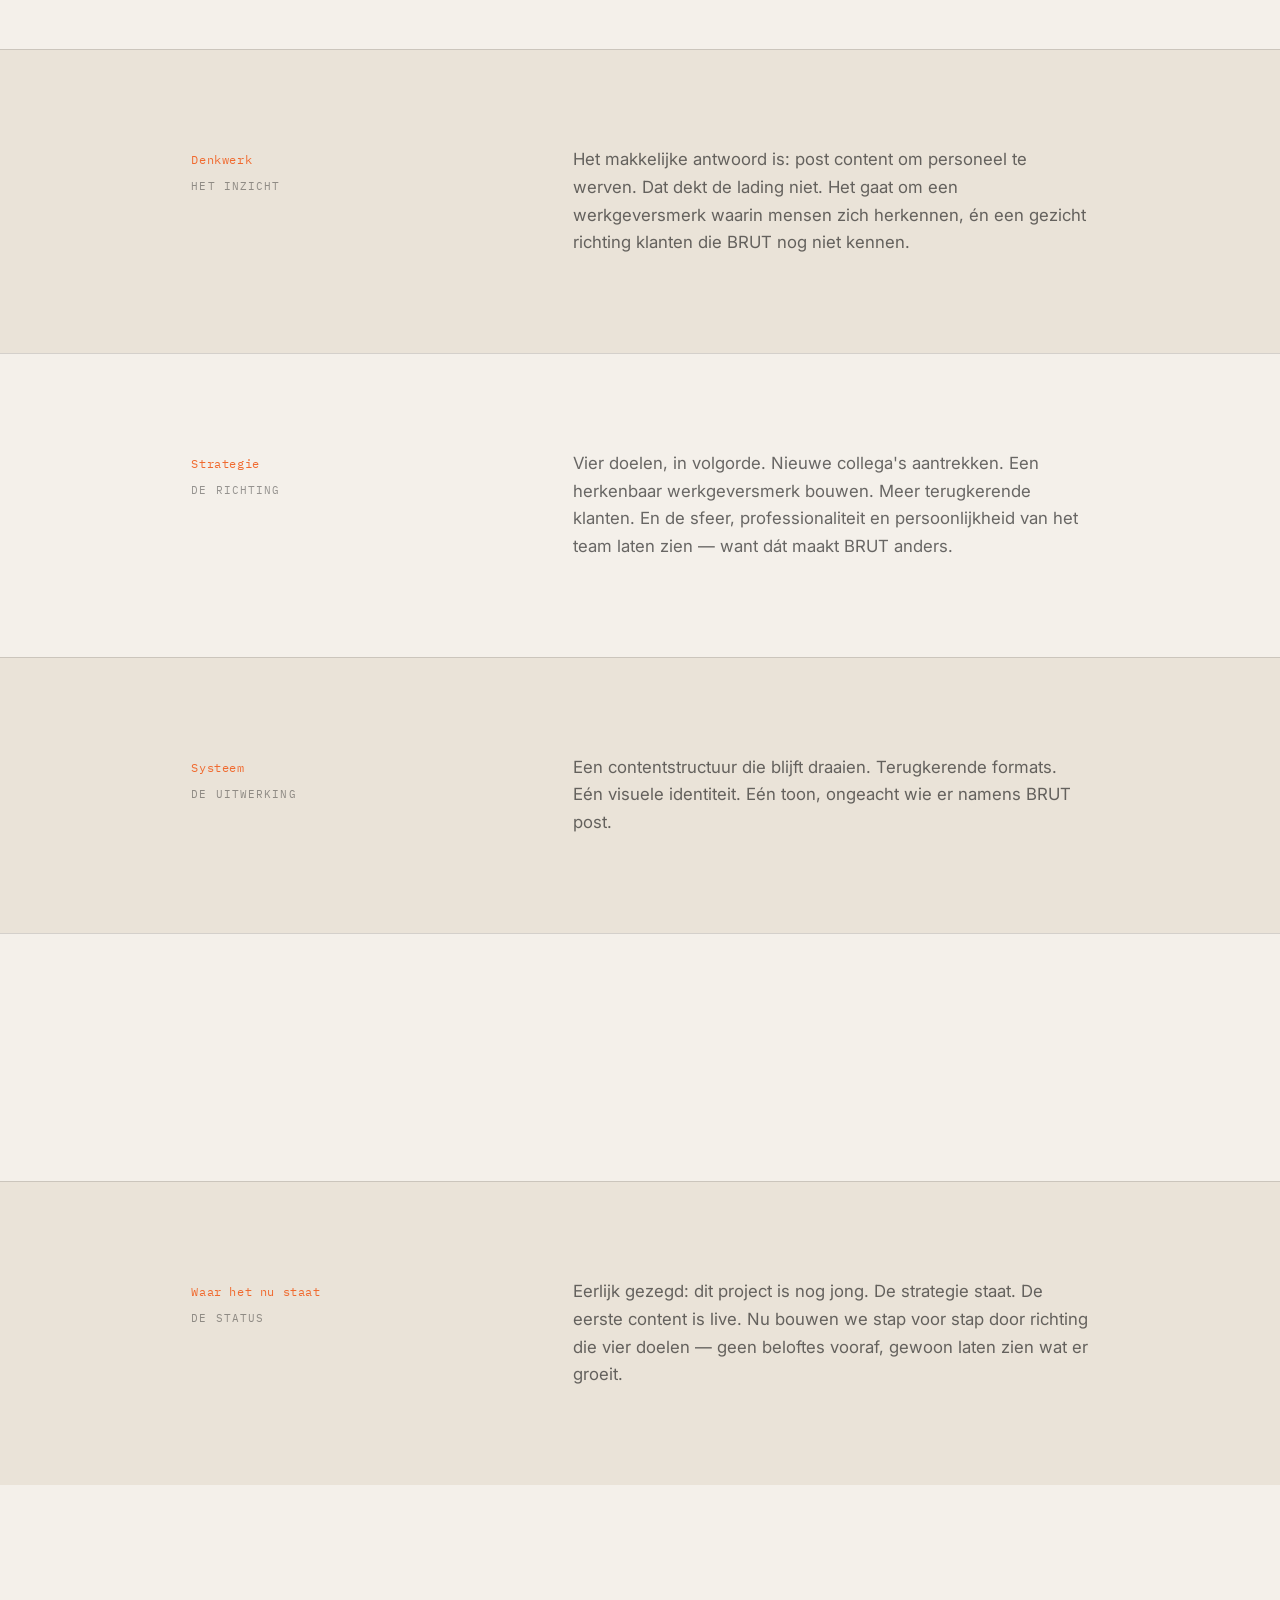
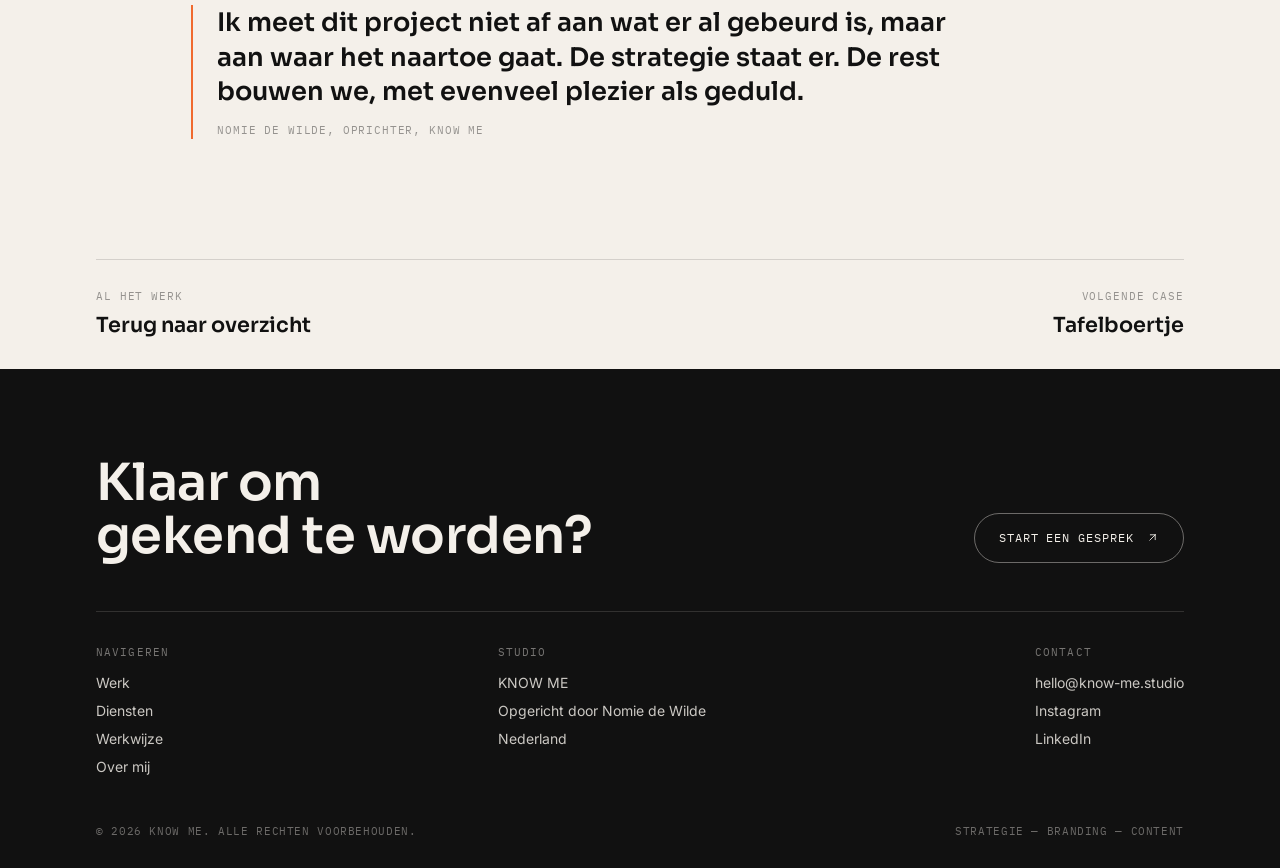
<file: case-brut.html>
<!doctype html>
<html lang="nl">
<head>
<meta charset="UTF-8">
<meta name="viewport" content="width=device-width, initial-scale=1.0">
<title>BRUT Hospitality — Case — KNOW ME</title>
<meta name="description" content="Employer branding voor BRUT Hospitality, een hospitality-bureau dat professionals levert voor events en premium projecten. De strategie staat, de eerste content is live.">
<link rel="canonical" href="https://www.know-me.studio/case-brut.html">

<meta property="og:type" content="article">
<meta property="og:site_name" content="KNOW ME">
<meta property="og:title" content="BRUT Hospitality — Case — KNOW ME">
<meta property="og:description" content="Employer branding voor een hospitality-bureau. De strategie staat, de eerste content is live.">
<meta property="og:url" content="https://www.know-me.studio/case-brut.html">
<meta property="og:image" content="https://www.know-me.studio/assets/images/og-image.jpg">
<meta property="og:locale" content="nl_NL">
<meta name="twitter:card" content="summary_large_image">
<meta name="twitter:title" content="BRUT Hospitality — Case — KNOW ME">
<meta name="twitter:image" content="https://www.know-me.studio/assets/images/og-image.jpg">

<meta name="theme-color" content="#111111">
<link rel="icon" href="favicon.ico" sizes="any">
<link rel="icon" href="assets/icons/favicon-32.png" type="image/png" sizes="32x32">
<link rel="apple-touch-icon" href="assets/icons/apple-touch-icon.png">
<link rel="manifest" href="site.webmanifest">

<link rel="preconnect" href="https://fonts.googleapis.com">
<link rel="preconnect" href="https://fonts.gstatic.com" crossorigin>
<link rel="stylesheet" href="assets/css/style.css">
</head>
<body>
<a href="#main" class="skip-link">Direct naar inhoud</a>

<header class="site-header">
  <a href="index.html" class="logo">KNOW<span class="dot">・</span>ME</a>
  <nav class="nav-desktop" aria-label="Hoofdnavigatie">
    <a href="index.html">Home</a>
    <a href="work.html" aria-current="page">Werk</a>
    <a href="services.html">Diensten</a>
    <a href="process.html">Werkwijze</a>
    <a href="about.html">Over mij</a>
    <a href="contact.html">Contact</a>
  </nav>
  <div class="nav-right">
    <a href="contact.html" class="btn">Plan een gesprek
      <svg class="arrow" viewBox="0 0 24 24" fill="none" stroke="currentColor" stroke-width="1.6" aria-hidden="true"><path d="M7 17L17 7M17 7H8M17 7V16" stroke-linecap="round" stroke-linejoin="round"/></svg>
    </a>
    <button class="nav-toggle" id="navToggle" aria-label="Menu openen" aria-expanded="false" aria-controls="navMobile"><span></span><span></span><span></span></button>
  </div>
</header>
<div class="nav-mobile" id="navMobile">
  <nav aria-label="Mobiele navigatie">
    <a href="index.html">Home</a>
    <a href="work.html">Werk</a>
    <a href="services.html">Diensten</a>
    <a href="process.html">Werkwijze</a>
    <a href="about.html">Over mij</a>
    <a href="contact.html">Contact</a>
  </nav>
</div>

<main id="main">

  <section class="section-tight" style="padding-top:56px;">
    <div class="wrap">
      <a href="work.html" class="text-link" data-reveal>← Al het werk</a>
      <div class="eyebrow mt-32" style="margin-top:24px;" data-reveal>Hospitality — Personeel voor events</div>
      <h1 class="display-1 mt-24" data-reveal>BRUT <span class="italic">Hospitality</span></h1>
      <div class="case-meta mt-64" data-reveal>
        <div class="item"><span class="label">Scope</span><p>Employer branding, merkidentiteit, content</p></div>
        <div class="item"><span class="label">Discipline</span><p>Strategie — Branding — Content</p></div>
        <div class="item"><span class="label">Rol</span><p>In-house, vanuit het team zelf</p></div>
      </div>
    </div>
  </section>

  <section class="section-tight"><div class="wrap"><div class="media ratio-cinema tone-ink" data-reveal><span class="ph-label">[ BRUT Case Video ]</span></div></div></section>

  <section class="section-mini">
    <div class="wrap">
      <div class="proof-strip" data-reveal-group>
        <div class="media ratio-square" data-reveal><span class="ph-label">[ Brand Strategy Deck ]</span></div>
        <div class="media ratio-square" data-reveal><span class="ph-label">[ Content Planning ]</span></div>
        <div class="media ratio-square" data-reveal><span class="ph-label">[ Moodboard ]</span></div>
        <div class="media ratio-square" data-reveal><span class="ph-label">[ Storyboard ]</span></div>
        <div class="media ratio-square" data-reveal><span class="ph-label">[ Behind the scenes ]</span></div>
      </div>
    </div>
  </section>

  <section class="case-section divider">
    <div class="wrap"><div class="grid">
      <div style="grid-column:2 / span 3;" data-reveal><span class="seq-num">Situatie</span><span class="label" style="display:block;margin-top:8px;">De uitdaging</span></div>
      <div style="grid-column:6 / span 6;" data-reveal><p class="body-l">BRUT is geen restaurant. BRUT levert hospitality-professionals voor events, zakelijke bijeenkomsten, festivals en premium projecten. Ik werkte al binnen het team. Het verhaal was sterk — de online identiteit nog niet. Geen systeem achter wat er werd gepost.</p></div>
    </div></div>
  </section>

  <section class="case-section divider" style="background:var(--paper-deep);">
    <div class="wrap"><div class="grid">
      <div style="grid-column:2 / span 3;" data-reveal><span class="seq-num">Denkwerk</span><span class="label" style="display:block;margin-top:8px;">Het inzicht</span></div>
      <div style="grid-column:6 / span 6;" data-reveal><p class="body-l">Het makkelijke antwoord is: post content om personeel te werven. Dat dekt de lading niet. Het gaat om een werkgeversmerk waarin mensen zich herkennen, én een gezicht richting klanten die BRUT nog niet kennen.</p></div>
    </div></div>
  </section>

  <section class="case-section divider">
    <div class="wrap"><div class="grid">
      <div style="grid-column:2 / span 3;" data-reveal><span class="seq-num">Strategie</span><span class="label" style="display:block;margin-top:8px;">De richting</span></div>
      <div style="grid-column:6 / span 6;" data-reveal><p class="body-l">Vier doelen, in volgorde. Nieuwe collega's aantrekken. Een herkenbaar werkgeversmerk bouwen. Meer terugkerende klanten. En de sfeer, professionaliteit en persoonlijkheid van het team laten zien — want dát maakt BRUT anders.</p></div>
    </div></div>
  </section>

  <section class="case-section divider" style="background:var(--paper-deep);">
    <div class="wrap"><div class="grid">
      <div style="grid-column:2 / span 3;" data-reveal><span class="seq-num">Systeem</span><span class="label" style="display:block;margin-top:8px;">De uitwerking</span></div>
      <div style="grid-column:6 / span 6;" data-reveal><p class="body-l">Een contentstructuur die blijft draaien. Terugkerende formats. Eén visuele identiteit. Eén toon, ongeacht wie er namens BRUT post.</p></div>
    </div></div>
  </section>

  <section class="case-section divider">
    <div class="wrap"><div class="grid">
      <div style="grid-column:2 / span 3;" data-reveal><span class="seq-num">Creatieve richting</span><span class="label" style="display:block;margin-top:8px;">De stijl</span></div>
      <div style="grid-column:6 / span 6;" data-reveal><p class="body-l">Donker, zelfverzekerd, dichtbij. Beelden die het team evenveel aandacht geven als het evenement zelf. Niets generieks.</p></div>
    </div></div>
  </section>

  <section class="case-section divider" style="background:var(--paper-deep);">
    <div class="wrap"><div class="grid">
      <div style="grid-column:2 / span 3;" data-reveal><span class="seq-num">Waar het nu staat</span><span class="label" style="display:block;margin-top:8px;">De status</span></div>
      <div style="grid-column:6 / span 6;" data-reveal><p class="body-l">Eerlijk gezegd: dit project is nog jong. De strategie staat. De eerste content is live. Nu bouwen we stap voor stap door richting die vier doelen — geen beloftes vooraf, gewoon laten zien wat er groeit.</p></div>
    </div></div>
  </section>

  <section class="section">
    <div class="wrap"><div class="grid">
      <div style="grid-column:2 / span 9;" data-reveal>
        <div class="quote-block">
          <p>Ik meet dit project niet af aan wat er al gebeurd is, maar aan waar het naartoe gaat. De strategie staat er. De rest bouwen we, met evenveel plezier als geduld.</p>
          <cite>Nomie de Wilde, Oprichter, KNOW ME</cite>
        </div>
      </div>
    </div></div>
  </section>

  <div class="wrap">
    <div class="case-pagination divider" style="border-top:1px solid var(--line);">
      <a href="work.html"><span>Al het werk</span><span>Terug naar overzicht</span></a>
      <a href="case-tafelboertje.html" class="next"><span>Volgende case</span><span>Tafelboertje</span></a>
    </div>
  </div>

</main>

<footer class="site-footer">
  <div class="wrap">
    <div class="footer-cta">
      <h2 class="display-2">Klaar om<br>gekend te worden?</h2>
      <a href="contact.html" class="btn ghost" style="border-color:rgba(244,240,234,.4);color:var(--paper);">Start een gesprek
        <svg class="arrow" viewBox="0 0 24 24" fill="none" stroke="currentColor" stroke-width="1.6" aria-hidden="true"><path d="M7 17L17 7M17 7H8M17 7V16" stroke-linecap="round" stroke-linejoin="round"/></svg>
      </a>
    </div>
    <div class="footer-grid">
      <div class="footer-col"><span class="label">Navigeren</span><a href="work.html">Werk</a><a href="services.html">Diensten</a><a href="process.html">Werkwijze</a><a href="about.html">Over mij</a></div>
      <div class="footer-col"><span class="label">Studio</span><p>KNOW ME</p><p>Opgericht door Nomie de Wilde</p><p>Nederland</p></div>
      <div class="footer-col"><span class="label">Contact</span><a href="mailto:hello@know-me.studio">hello@know-me.studio</a><a href="https://instagram.com" target="_blank" rel="noopener noreferrer">Instagram</a><a href="https://linkedin.com" target="_blank" rel="noopener noreferrer">LinkedIn</a></div>
    </div>
    <div class="footer-bottom"><span>© <span data-year></span> KNOW ME. Alle rechten voorbehouden.</span><span>Strategie — Branding — Content</span></div>
  </div>
</footer>

<script src="assets/js/script.js"></script>
</body>
</html>
</file>
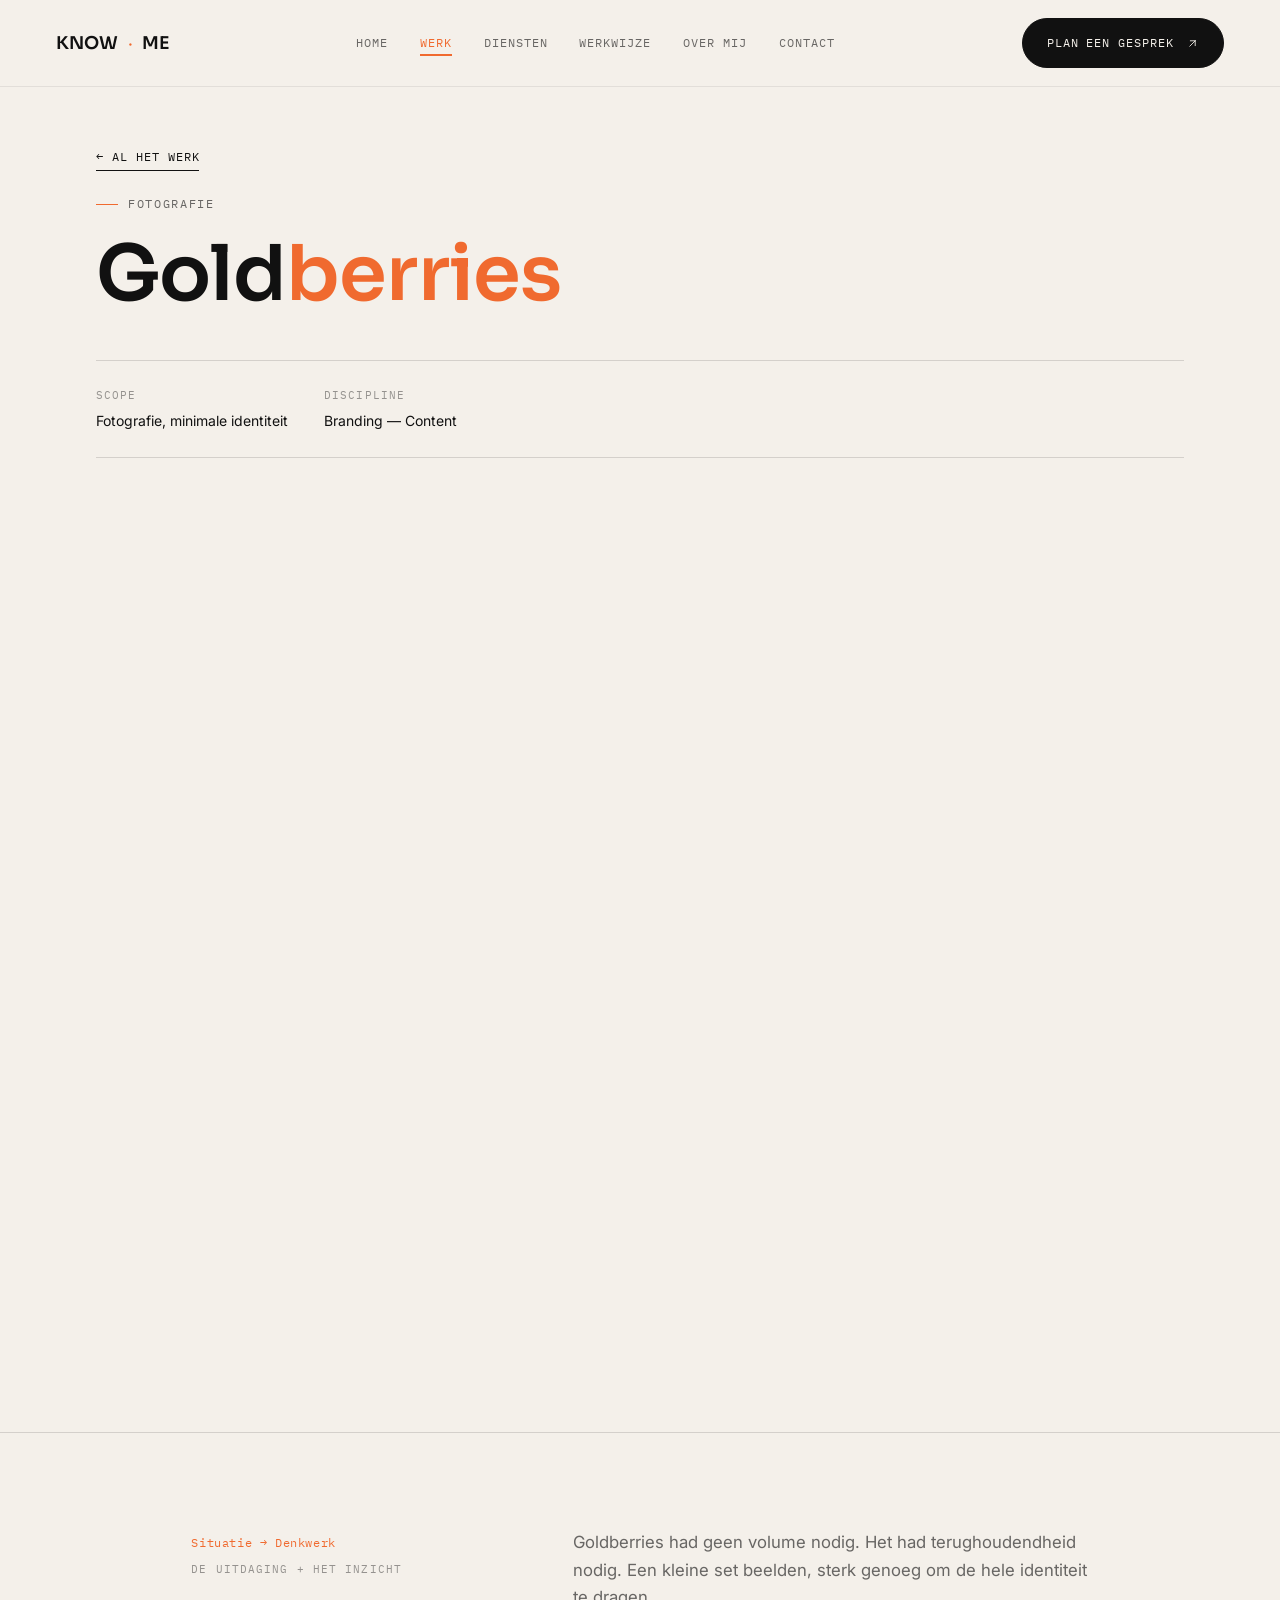
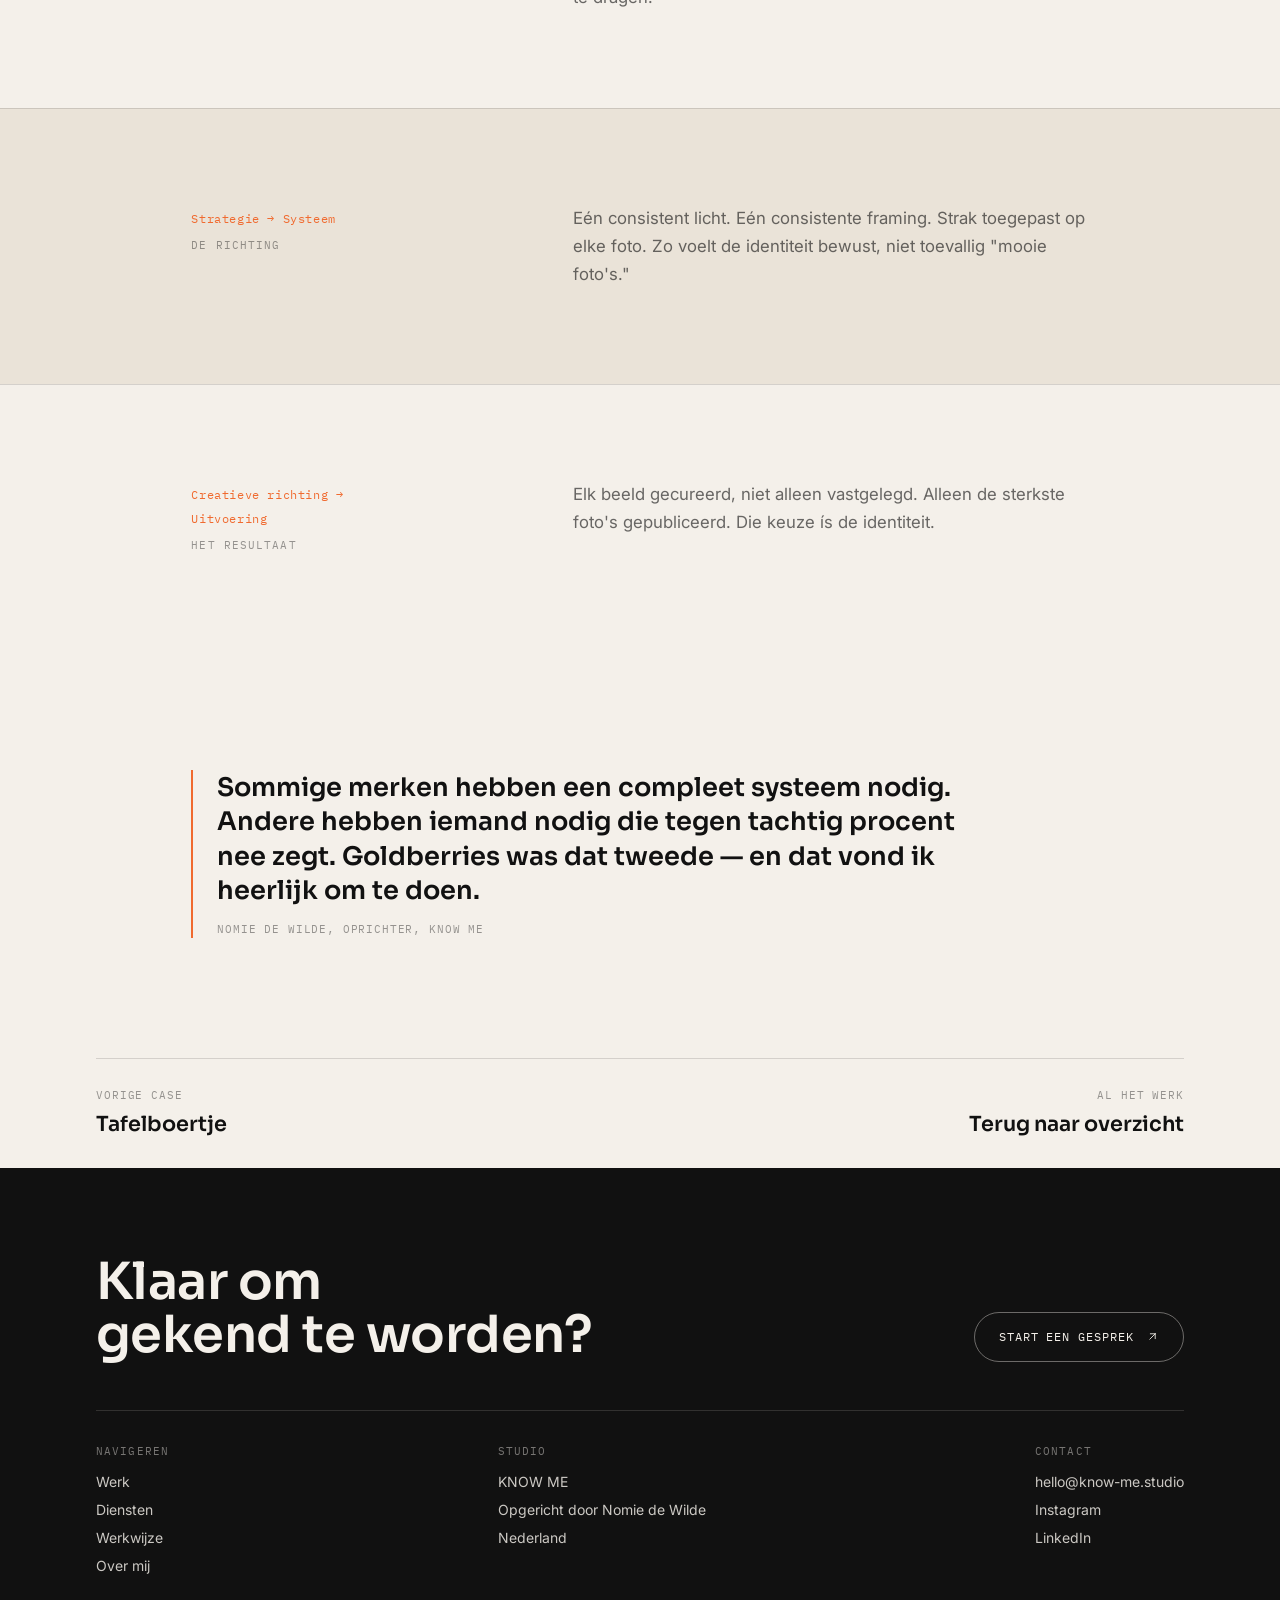
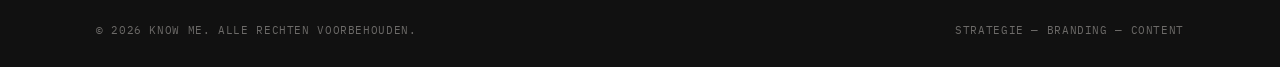
<file: case-goldberries.html>
<!doctype html>
<html lang="nl">
<head>
<meta charset="UTF-8">
<meta name="viewport" content="width=device-width, initial-scale=1.0">
<title>Goldberries — Case — KNOW ME</title>
<meta name="description" content="Een elegante, minimale fotografie-identiteit voor Goldberries. Weinig beeld, veel aandacht voor detail — restraint als strategie.">
<link rel="canonical" href="https://www.know-me.studio/case-goldberries.html">

<meta property="og:type" content="article">
<meta property="og:site_name" content="KNOW ME">
<meta property="og:title" content="Goldberries — Case — KNOW ME">
<meta property="og:description" content="Weinig beeld, veel aandacht voor detail. Restraint als strategie.">
<meta property="og:url" content="https://www.know-me.studio/case-goldberries.html">
<meta property="og:image" content="https://www.know-me.studio/assets/images/og-image.jpg">
<meta property="og:locale" content="nl_NL">
<meta name="twitter:card" content="summary_large_image">
<meta name="twitter:title" content="Goldberries — Case — KNOW ME">
<meta name="twitter:image" content="https://www.know-me.studio/assets/images/og-image.jpg">

<meta name="theme-color" content="#111111">
<link rel="icon" href="favicon.ico" sizes="any">
<link rel="icon" href="assets/icons/favicon-32.png" type="image/png" sizes="32x32">
<link rel="apple-touch-icon" href="assets/icons/apple-touch-icon.png">
<link rel="manifest" href="site.webmanifest">

<link rel="preconnect" href="https://fonts.googleapis.com">
<link rel="preconnect" href="https://fonts.gstatic.com" crossorigin>
<link rel="stylesheet" href="assets/css/style.css">
</head>
<body>
<a href="#main" class="skip-link">Direct naar inhoud</a>

<header class="site-header">
  <a href="index.html" class="logo">KNOW<span class="dot">・</span>ME</a>
  <nav class="nav-desktop" aria-label="Hoofdnavigatie">
    <a href="index.html">Home</a>
    <a href="work.html" aria-current="page">Werk</a>
    <a href="services.html">Diensten</a>
    <a href="process.html">Werkwijze</a>
    <a href="about.html">Over mij</a>
    <a href="contact.html">Contact</a>
  </nav>
  <div class="nav-right">
    <a href="contact.html" class="btn">Plan een gesprek
      <svg class="arrow" viewBox="0 0 24 24" fill="none" stroke="currentColor" stroke-width="1.6" aria-hidden="true"><path d="M7 17L17 7M17 7H8M17 7V16" stroke-linecap="round" stroke-linejoin="round"/></svg>
    </a>
    <button class="nav-toggle" id="navToggle" aria-label="Menu openen" aria-expanded="false" aria-controls="navMobile"><span></span><span></span><span></span></button>
  </div>
</header>
<div class="nav-mobile" id="navMobile">
  <nav aria-label="Mobiele navigatie">
    <a href="index.html">Home</a>
    <a href="work.html">Werk</a>
    <a href="services.html">Diensten</a>
    <a href="process.html">Werkwijze</a>
    <a href="about.html">Over mij</a>
    <a href="contact.html">Contact</a>
  </nav>
</div>

<main id="main">

  <section class="section-tight" style="padding-top:56px;">
    <div class="wrap">
      <a href="work.html" class="text-link" data-reveal>← Al het werk</a>
      <div class="eyebrow mt-32" style="margin-top:24px;" data-reveal>Fotografie</div>
      <h1 class="display-1 mt-24" data-reveal>Gold<span class="italic">berries</span></h1>
      <div class="case-meta mt-64" data-reveal>
        <div class="item"><span class="label">Scope</span><p>Fotografie, minimale identiteit</p></div>
        <div class="item"><span class="label">Discipline</span><p>Branding — Content</p></div>
      </div>
    </div>
  </section>

  <section class="section-tight"><div class="wrap"><div class="media ratio-cinema tone-accent" data-reveal><span class="ph-label">[ Goldberries Photography ]</span></div></div></section>

  <section class="section-mini">
    <div class="wrap">
      <div class="proof-strip" data-reveal-group>
        <div class="media ratio-square" data-reveal><span class="ph-label">[ Moodboard ]</span></div>
        <div class="media ratio-square" data-reveal><span class="ph-label">[ Notes ]</span></div>
        <div class="media ratio-square" data-reveal><span class="ph-label">[ Contact Sheet ]</span></div>
      </div>
    </div>
  </section>

  <section class="case-section divider">
    <div class="wrap"><div class="grid">
      <div style="grid-column:2 / span 3;" data-reveal><span class="seq-num">Situatie → Denkwerk</span><span class="label" style="display:block;margin-top:8px;">De uitdaging + het inzicht</span></div>
      <div style="grid-column:6 / span 6;" data-reveal><p class="body-l">Goldberries had geen volume nodig. Het had terughoudendheid nodig. Een kleine set beelden, sterk genoeg om de hele identiteit te dragen.</p></div>
    </div></div>
  </section>

  <section class="case-section divider" style="background:var(--paper-deep);">
    <div class="wrap"><div class="grid">
      <div style="grid-column:2 / span 3;" data-reveal><span class="seq-num">Strategie → Systeem</span><span class="label" style="display:block;margin-top:8px;">De richting</span></div>
      <div style="grid-column:6 / span 6;" data-reveal><p class="body-l">Eén consistent licht. Eén consistente framing. Strak toegepast op elke foto. Zo voelt de identiteit bewust, niet toevallig "mooie foto's."</p></div>
    </div></div>
  </section>

  <section class="case-section divider">
    <div class="wrap"><div class="grid">
      <div style="grid-column:2 / span 3;" data-reveal><span class="seq-num">Creatieve richting → Uitvoering</span><span class="label" style="display:block;margin-top:8px;">Het resultaat</span></div>
      <div style="grid-column:6 / span 6;" data-reveal><p class="body-l">Elk beeld gecureerd, niet alleen vastgelegd. Alleen de sterkste foto's gepubliceerd. Die keuze ís de identiteit.</p></div>
    </div></div>
  </section>

  <section class="section">
    <div class="wrap"><div class="grid">
      <div style="grid-column:2 / span 9;" data-reveal>
        <div class="quote-block">
          <p>Sommige merken hebben een compleet systeem nodig. Andere hebben iemand nodig die tegen tachtig procent nee zegt. Goldberries was dat tweede — en dat vond ik heerlijk om te doen.</p>
          <cite>Nomie de Wilde, Oprichter, KNOW ME</cite>
        </div>
      </div>
    </div></div>
  </section>

  <div class="wrap">
    <div class="case-pagination divider" style="border-top:1px solid var(--line);">
      <a href="case-tafelboertje.html"><span>Vorige case</span><span>Tafelboertje</span></a>
      <a href="work.html" class="next"><span>Al het werk</span><span>Terug naar overzicht</span></a>
    </div>
  </div>

</main>

<footer class="site-footer">
  <div class="wrap">
    <div class="footer-cta">
      <h2 class="display-2">Klaar om<br>gekend te worden?</h2>
      <a href="contact.html" class="btn ghost" style="border-color:rgba(244,240,234,.4);color:var(--paper);">Start een gesprek
        <svg class="arrow" viewBox="0 0 24 24" fill="none" stroke="currentColor" stroke-width="1.6" aria-hidden="true"><path d="M7 17L17 7M17 7H8M17 7V16" stroke-linecap="round" stroke-linejoin="round"/></svg>
      </a>
    </div>
    <div class="footer-grid">
      <div class="footer-col"><span class="label">Navigeren</span><a href="work.html">Werk</a><a href="services.html">Diensten</a><a href="process.html">Werkwijze</a><a href="about.html">Over mij</a></div>
      <div class="footer-col"><span class="label">Studio</span><p>KNOW ME</p><p>Opgericht door Nomie de Wilde</p><p>Nederland</p></div>
      <div class="footer-col"><span class="label">Contact</span><a href="mailto:hello@know-me.studio">hello@know-me.studio</a><a href="https://instagram.com" target="_blank" rel="noopener noreferrer">Instagram</a><a href="https://linkedin.com" target="_blank" rel="noopener noreferrer">LinkedIn</a></div>
    </div>
    <div class="footer-bottom"><span>© <span data-year></span> KNOW ME. Alle rechten voorbehouden.</span><span>Strategie — Branding — Content</span></div>
  </div>
</footer>

<script src="assets/js/script.js"></script>
</body>
</html>
</file>
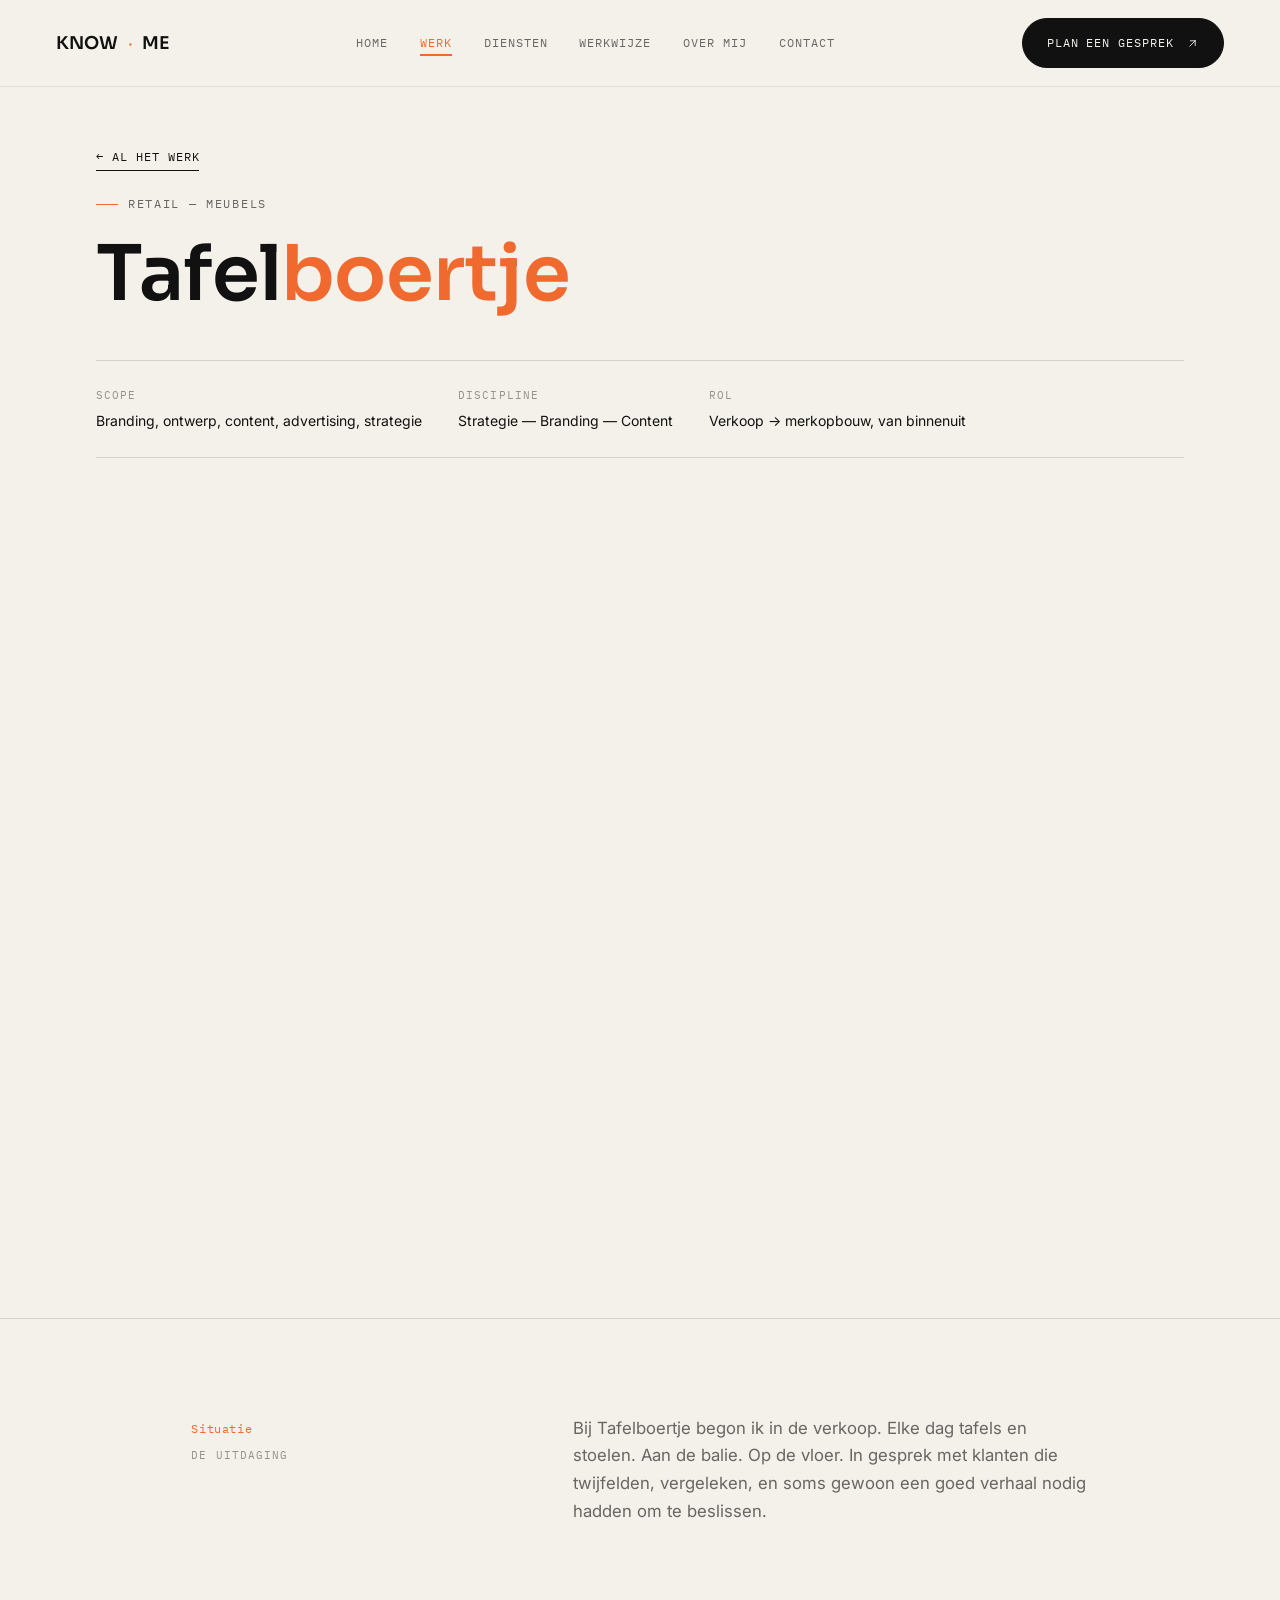
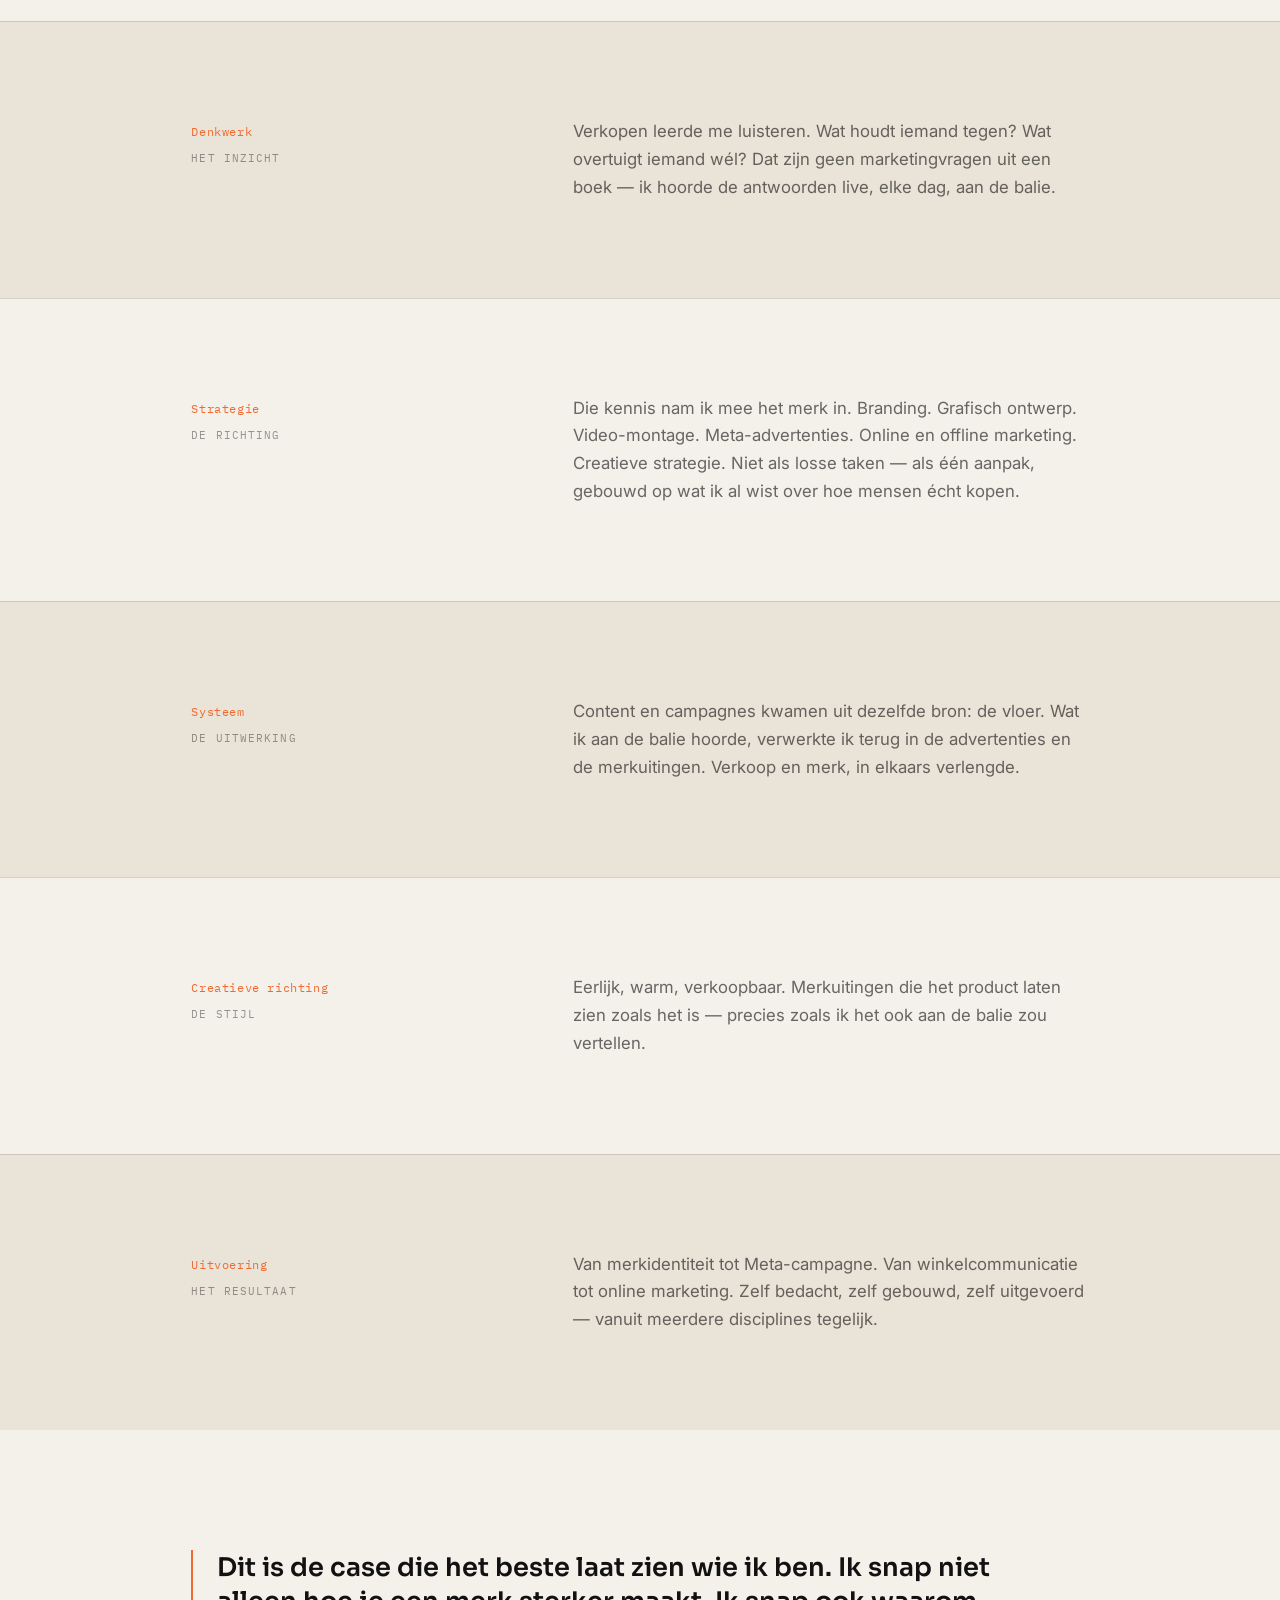
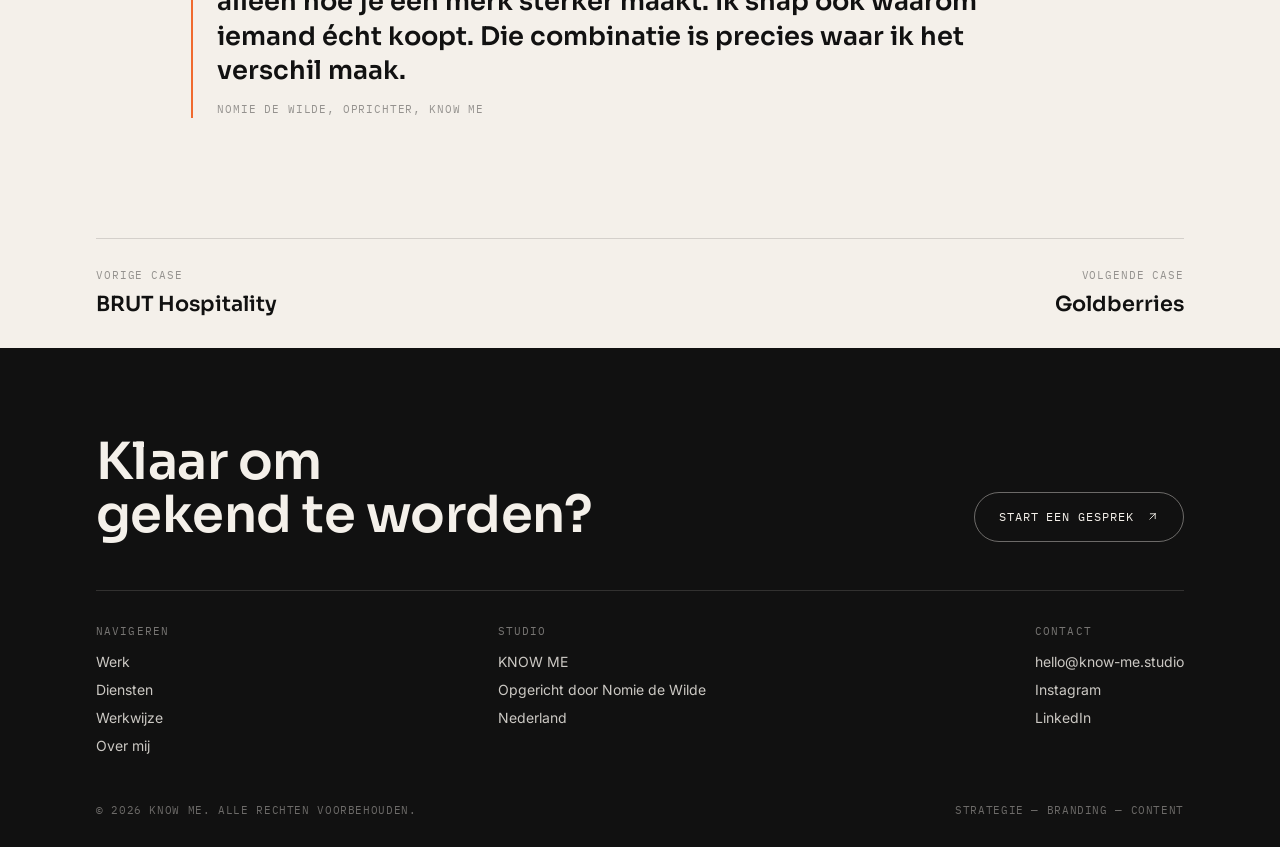
<file: case-tafelboertje.html>
<!doctype html>
<html lang="nl">
<head>
<meta charset="UTF-8">
<meta name="viewport" content="width=device-width, initial-scale=1.0">
<title>Tafelboertje — Case — KNOW ME</title>
<meta name="description" content="Van verkoop tot merkopbouw bij Tafelboertje: branding, grafisch ontwerp, video, Meta-advertenties en creatieve strategie, gebouwd op wat de verkoopvloer leerde.">
<link rel="canonical" href="https://www.know-me.studio/case-tafelboertje.html">

<meta property="og:type" content="article">
<meta property="og:site_name" content="KNOW ME">
<meta property="og:title" content="Tafelboertje — Case — KNOW ME">
<meta property="og:description" content="Van verkoop tot merkopbouw. Ik snap niet alleen hoe je een merk sterker maakt, ik snap ook waarom iemand écht koopt.">
<meta property="og:url" content="https://www.know-me.studio/case-tafelboertje.html">
<meta property="og:image" content="https://www.know-me.studio/assets/images/og-image.jpg">
<meta property="og:locale" content="nl_NL">
<meta name="twitter:card" content="summary_large_image">
<meta name="twitter:title" content="Tafelboertje — Case — KNOW ME">
<meta name="twitter:image" content="https://www.know-me.studio/assets/images/og-image.jpg">

<meta name="theme-color" content="#111111">
<link rel="icon" href="favicon.ico" sizes="any">
<link rel="icon" href="assets/icons/favicon-32.png" type="image/png" sizes="32x32">
<link rel="apple-touch-icon" href="assets/icons/apple-touch-icon.png">
<link rel="manifest" href="site.webmanifest">

<link rel="preconnect" href="https://fonts.googleapis.com">
<link rel="preconnect" href="https://fonts.gstatic.com" crossorigin>
<link rel="stylesheet" href="assets/css/style.css">
</head>
<body>
<a href="#main" class="skip-link">Direct naar inhoud</a>

<header class="site-header">
  <a href="index.html" class="logo">KNOW<span class="dot">・</span>ME</a>
  <nav class="nav-desktop" aria-label="Hoofdnavigatie">
    <a href="index.html">Home</a>
    <a href="work.html" aria-current="page">Werk</a>
    <a href="services.html">Diensten</a>
    <a href="process.html">Werkwijze</a>
    <a href="about.html">Over mij</a>
    <a href="contact.html">Contact</a>
  </nav>
  <div class="nav-right">
    <a href="contact.html" class="btn">Plan een gesprek
      <svg class="arrow" viewBox="0 0 24 24" fill="none" stroke="currentColor" stroke-width="1.6" aria-hidden="true"><path d="M7 17L17 7M17 7H8M17 7V16" stroke-linecap="round" stroke-linejoin="round"/></svg>
    </a>
    <button class="nav-toggle" id="navToggle" aria-label="Menu openen" aria-expanded="false" aria-controls="navMobile"><span></span><span></span><span></span></button>
  </div>
</header>
<div class="nav-mobile" id="navMobile">
  <nav aria-label="Mobiele navigatie">
    <a href="index.html">Home</a>
    <a href="work.html">Werk</a>
    <a href="services.html">Diensten</a>
    <a href="process.html">Werkwijze</a>
    <a href="about.html">Over mij</a>
    <a href="contact.html">Contact</a>
  </nav>
</div>

<main id="main">

  <section class="section-tight" style="padding-top:56px;">
    <div class="wrap">
      <a href="work.html" class="text-link" data-reveal>← Al het werk</a>
      <div class="eyebrow mt-32" style="margin-top:24px;" data-reveal>Retail — Meubels</div>
      <h1 class="display-1 mt-24" data-reveal>Tafel<span class="italic">boertje</span></h1>
      <div class="case-meta mt-64" data-reveal>
        <div class="item"><span class="label">Scope</span><p>Branding, ontwerp, content, advertising, strategie</p></div>
        <div class="item"><span class="label">Discipline</span><p>Strategie — Branding — Content</p></div>
        <div class="item"><span class="label">Rol</span><p>Verkoop → merkopbouw, van binnenuit</p></div>
      </div>
    </div>
  </section>

  <section class="section-tight"><div class="wrap"><div class="media ratio-cinema" data-reveal><span class="ph-label">[ Tafelboertje Content ]</span></div></div></section>

  <section class="section-mini">
    <div class="wrap">
      <div class="proof-strip" data-reveal-group>
        <div class="media ratio-square" data-reveal><span class="ph-label">[ Klantnotities ]</span></div>
        <div class="media ratio-square" data-reveal><span class="ph-label">[ Brainstorm ]</span></div>
        <div class="media ratio-square" data-reveal><span class="ph-label">[ Wireframe ]</span></div>
        <div class="media ratio-square" data-reveal><span class="ph-label">[ Canva Design ]</span></div>
        <div class="media ratio-square" data-reveal><span class="ph-label">[ Meta Campaign ]</span></div>
      </div>
    </div>
  </section>

  <section class="case-section divider">
    <div class="wrap"><div class="grid">
      <div style="grid-column:2 / span 3;" data-reveal><span class="seq-num">Situatie</span><span class="label" style="display:block;margin-top:8px;">De uitdaging</span></div>
      <div style="grid-column:6 / span 6;" data-reveal><p class="body-l">Bij Tafelboertje begon ik in de verkoop. Elke dag tafels en stoelen. Aan de balie. Op de vloer. In gesprek met klanten die twijfelden, vergeleken, en soms gewoon een goed verhaal nodig hadden om te beslissen.</p></div>
    </div></div>
  </section>

  <section class="case-section divider" style="background:var(--paper-deep);">
    <div class="wrap"><div class="grid">
      <div style="grid-column:2 / span 3;" data-reveal><span class="seq-num">Denkwerk</span><span class="label" style="display:block;margin-top:8px;">Het inzicht</span></div>
      <div style="grid-column:6 / span 6;" data-reveal><p class="body-l">Verkopen leerde me luisteren. Wat houdt iemand tegen? Wat overtuigt iemand wél? Dat zijn geen marketingvragen uit een boek — ik hoorde de antwoorden live, elke dag, aan de balie.</p></div>
    </div></div>
  </section>

  <section class="case-section divider">
    <div class="wrap"><div class="grid">
      <div style="grid-column:2 / span 3;" data-reveal><span class="seq-num">Strategie</span><span class="label" style="display:block;margin-top:8px;">De richting</span></div>
      <div style="grid-column:6 / span 6;" data-reveal><p class="body-l">Die kennis nam ik mee het merk in. Branding. Grafisch ontwerp. Video-montage. Meta-advertenties. Online en offline marketing. Creatieve strategie. Niet als losse taken — als één aanpak, gebouwd op wat ik al wist over hoe mensen écht kopen.</p></div>
    </div></div>
  </section>

  <section class="case-section divider" style="background:var(--paper-deep);">
    <div class="wrap"><div class="grid">
      <div style="grid-column:2 / span 3;" data-reveal><span class="seq-num">Systeem</span><span class="label" style="display:block;margin-top:8px;">De uitwerking</span></div>
      <div style="grid-column:6 / span 6;" data-reveal><p class="body-l">Content en campagnes kwamen uit dezelfde bron: de vloer. Wat ik aan de balie hoorde, verwerkte ik terug in de advertenties en de merkuitingen. Verkoop en merk, in elkaars verlengde.</p></div>
    </div></div>
  </section>

  <section class="case-section divider">
    <div class="wrap"><div class="grid">
      <div style="grid-column:2 / span 3;" data-reveal><span class="seq-num">Creatieve richting</span><span class="label" style="display:block;margin-top:8px;">De stijl</span></div>
      <div style="grid-column:6 / span 6;" data-reveal><p class="body-l">Eerlijk, warm, verkoopbaar. Merkuitingen die het product laten zien zoals het is — precies zoals ik het ook aan de balie zou vertellen.</p></div>
    </div></div>
  </section>

  <section class="case-section divider" style="background:var(--paper-deep);">
    <div class="wrap"><div class="grid">
      <div style="grid-column:2 / span 3;" data-reveal><span class="seq-num">Uitvoering</span><span class="label" style="display:block;margin-top:8px;">Het resultaat</span></div>
      <div style="grid-column:6 / span 6;" data-reveal><p class="body-l">Van merkidentiteit tot Meta-campagne. Van winkelcommunicatie tot online marketing. Zelf bedacht, zelf gebouwd, zelf uitgevoerd — vanuit meerdere disciplines tegelijk.</p></div>
    </div></div>
  </section>

  <section class="section">
    <div class="wrap"><div class="grid">
      <div style="grid-column:2 / span 9;" data-reveal>
        <div class="quote-block">
          <p>Dit is de case die het beste laat zien wie ik ben. Ik snap niet alleen hoe je een merk sterker maakt. Ik snap ook waarom iemand écht koopt. Die combinatie is precies waar ik het verschil maak.</p>
          <cite>Nomie de Wilde, Oprichter, KNOW ME</cite>
        </div>
      </div>
    </div></div>
  </section>

  <div class="wrap">
    <div class="case-pagination divider" style="border-top:1px solid var(--line);">
      <a href="case-brut.html"><span>Vorige case</span><span>BRUT Hospitality</span></a>
      <a href="case-goldberries.html" class="next"><span>Volgende case</span><span>Goldberries</span></a>
    </div>
  </div>

</main>

<footer class="site-footer">
  <div class="wrap">
    <div class="footer-cta">
      <h2 class="display-2">Klaar om<br>gekend te worden?</h2>
      <a href="contact.html" class="btn ghost" style="border-color:rgba(244,240,234,.4);color:var(--paper);">Start een gesprek
        <svg class="arrow" viewBox="0 0 24 24" fill="none" stroke="currentColor" stroke-width="1.6" aria-hidden="true"><path d="M7 17L17 7M17 7H8M17 7V16" stroke-linecap="round" stroke-linejoin="round"/></svg>
      </a>
    </div>
    <div class="footer-grid">
      <div class="footer-col"><span class="label">Navigeren</span><a href="work.html">Werk</a><a href="services.html">Diensten</a><a href="process.html">Werkwijze</a><a href="about.html">Over mij</a></div>
      <div class="footer-col"><span class="label">Studio</span><p>KNOW ME</p><p>Opgericht door Nomie de Wilde</p><p>Nederland</p></div>
      <div class="footer-col"><span class="label">Contact</span><a href="mailto:hello@know-me.studio">hello@know-me.studio</a><a href="https://instagram.com" target="_blank" rel="noopener noreferrer">Instagram</a><a href="https://linkedin.com" target="_blank" rel="noopener noreferrer">LinkedIn</a></div>
    </div>
    <div class="footer-bottom"><span>© <span data-year></span> KNOW ME. Alle rechten voorbehouden.</span><span>Strategie — Branding — Content</span></div>
  </div>
</footer>

<script src="assets/js/script.js"></script>
</body>
</html>
</file>
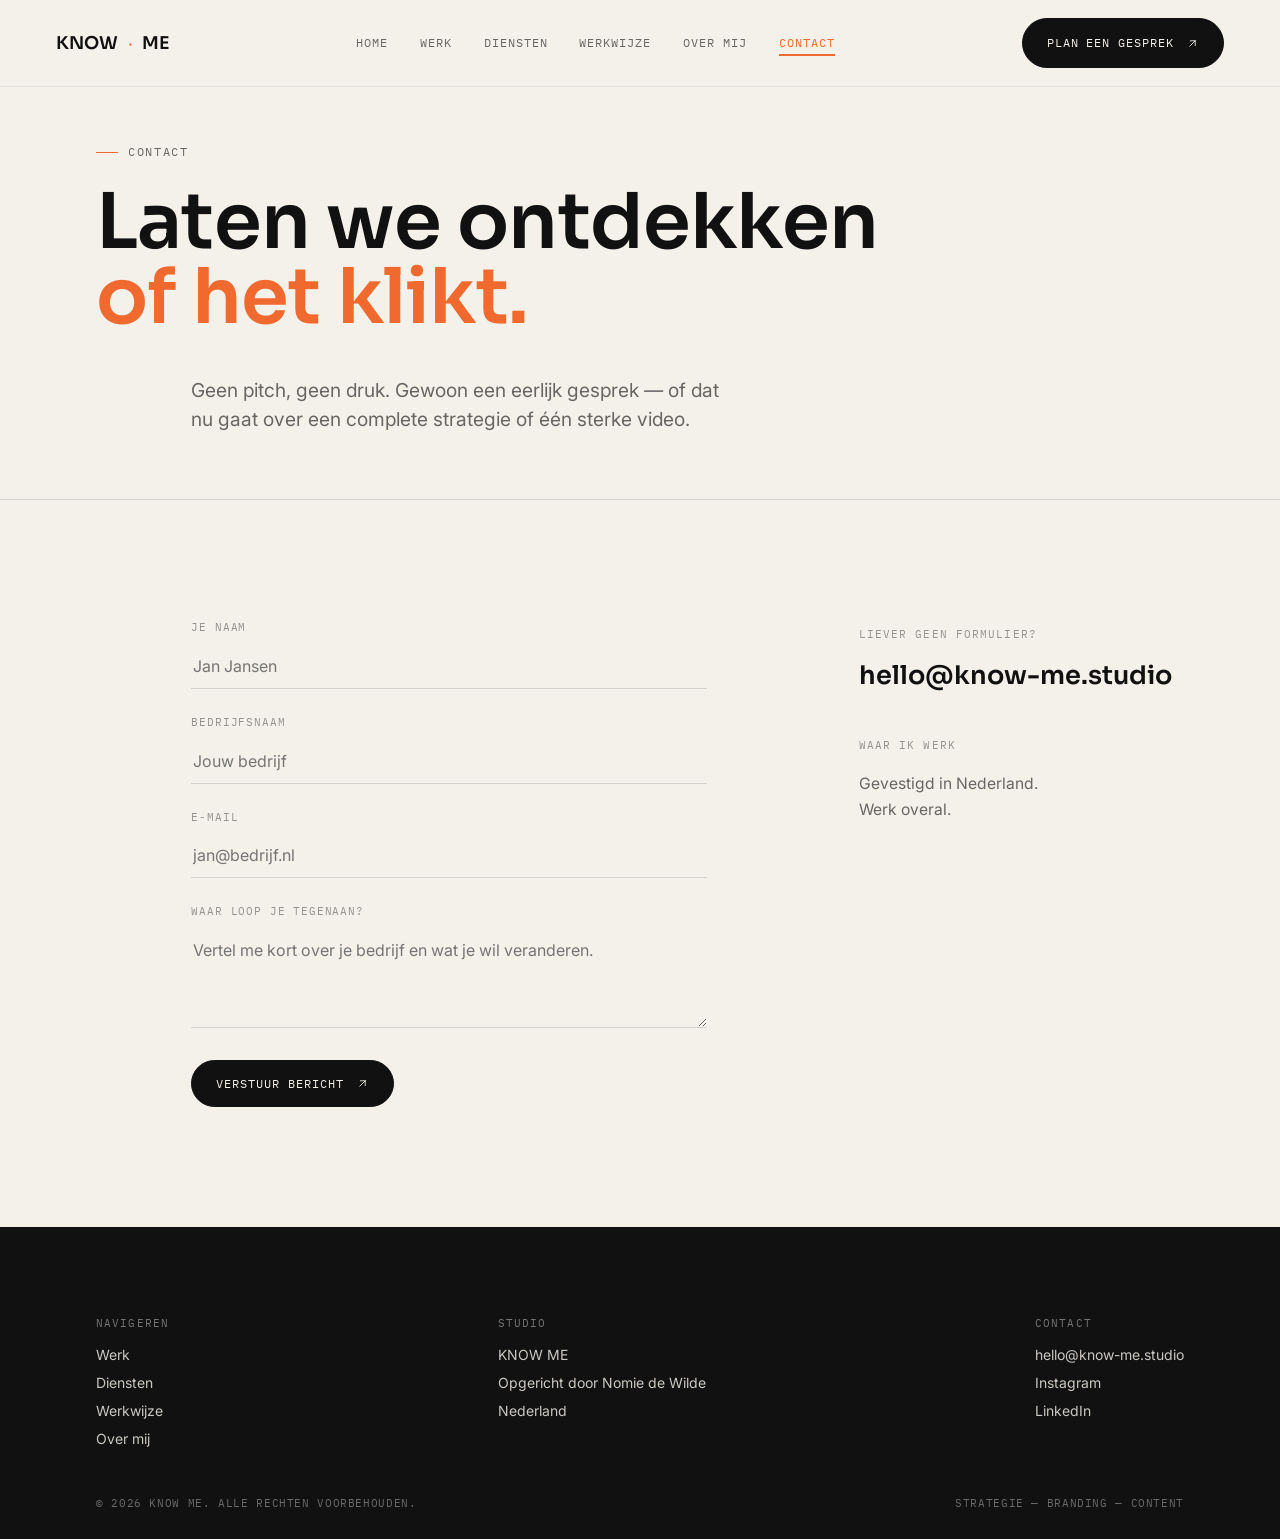
<file: contact.html>
<!doctype html>
<html lang="nl">
<head>
<meta charset="UTF-8">
<meta name="viewport" content="width=device-width, initial-scale=1.0">
<title>Contact — KNOW ME</title>
<meta name="description" content="Plan een gesprek met KNOW ME. Geen pitch, geen druk — een eerlijk gesprek over een complete strategie of één sterke video.">
<link rel="canonical" href="https://www.know-me.studio/contact.html">

<meta property="og:type" content="website">
<meta property="og:site_name" content="KNOW ME">
<meta property="og:title" content="Contact — KNOW ME">
<meta property="og:description" content="Plan een gesprek met KNOW ME. Geen pitch, geen druk.">
<meta property="og:url" content="https://www.know-me.studio/contact.html">
<meta property="og:image" content="https://www.know-me.studio/assets/images/og-image.jpg">
<meta property="og:locale" content="nl_NL">
<meta name="twitter:card" content="summary_large_image">
<meta name="twitter:title" content="Contact — KNOW ME">
<meta name="twitter:description" content="Plan een gesprek met KNOW ME.">
<meta name="twitter:image" content="https://www.know-me.studio/assets/images/og-image.jpg">

<meta name="theme-color" content="#111111">
<link rel="icon" href="favicon.ico" sizes="any">
<link rel="icon" href="assets/icons/favicon-32.png" type="image/png" sizes="32x32">
<link rel="apple-touch-icon" href="assets/icons/apple-touch-icon.png">
<link rel="manifest" href="site.webmanifest">

<link rel="preconnect" href="https://fonts.googleapis.com">
<link rel="preconnect" href="https://fonts.gstatic.com" crossorigin>
<link rel="stylesheet" href="assets/css/style.css">
</head>
<body>
<a href="#main" class="skip-link">Direct naar inhoud</a>

<header class="site-header">
  <a href="index.html" class="logo">KNOW<span class="dot">・</span>ME</a>
  <nav class="nav-desktop" aria-label="Hoofdnavigatie">
    <a href="index.html">Home</a>
    <a href="work.html">Werk</a>
    <a href="services.html">Diensten</a>
    <a href="process.html">Werkwijze</a>
    <a href="about.html">Over mij</a>
    <a href="contact.html" aria-current="page">Contact</a>
  </nav>
  <div class="nav-right">
    <a href="contact.html" class="btn">Plan een gesprek
      <svg class="arrow" viewBox="0 0 24 24" fill="none" stroke="currentColor" stroke-width="1.6" aria-hidden="true"><path d="M7 17L17 7M17 7H8M17 7V16" stroke-linecap="round" stroke-linejoin="round"/></svg>
    </a>
    <button class="nav-toggle" id="navToggle" aria-label="Menu openen" aria-expanded="false" aria-controls="navMobile"><span></span><span></span><span></span></button>
  </div>
</header>
<div class="nav-mobile" id="navMobile">
  <nav aria-label="Mobiele navigatie">
    <a href="index.html">Home</a>
    <a href="work.html">Werk</a>
    <a href="services.html">Diensten</a>
    <a href="process.html">Werkwijze</a>
    <a href="about.html">Over mij</a>
    <a href="contact.html">Contact</a>
  </nav>
</div>

<main id="main">

  <section class="section-tight" style="padding-top:56px;">
    <div class="wrap">
      <div class="eyebrow" data-reveal>Contact</div>
      <h1 class="display-1 mt-24" data-reveal>Laten we ontdekken<br><span class="italic">of het klikt.</span></h1>
      <div class="grid mt-48"><p class="lede" style="grid-column:2 / span 7;" data-reveal>Geen pitch, geen druk. Gewoon een eerlijk gesprek — of dat nu gaat over een complete strategie of één sterke video.</p></div>
    </div>
  </section>

  <section class="section divider">
    <div class="wrap"><div class="grid">
      <div style="grid-column:2 / span 6;" data-reveal>
        <!-- Contact form: currently opens the visitor's email client with the message pre-filled.
             To connect a real backend (Formspree, Netlify Forms, a custom API), see the TODO
             in assets/js/script.js inside initContactForm(). -->
        <form id="contact-form" novalidate>
          <div class="field"><label for="name">Je naam</label><input type="text" id="name" name="name" placeholder="Jan Jansen" autocomplete="name" required></div>
          <div class="field"><label for="business">Bedrijfsnaam</label><input type="text" id="business" name="business" placeholder="Jouw bedrijf" autocomplete="organization"></div>
          <div class="field"><label for="email">E-mail</label><input type="email" id="email" name="email" placeholder="jan@bedrijf.nl" autocomplete="email" required></div>
          <div class="field"><label for="message">Waar loop je tegenaan?</label><textarea id="message" name="message" placeholder="Vertel me kort over je bedrijf en wat je wil veranderen."></textarea></div>
          <button type="submit" class="btn">Verstuur bericht
            <svg class="arrow" viewBox="0 0 24 24" fill="none" stroke="currentColor" stroke-width="1.6" aria-hidden="true"><path d="M7 17L17 7M17 7H8M17 7V16" stroke-linecap="round" stroke-linejoin="round"/></svg>
          </button>
          <p class="form-status" id="form-status" role="status" aria-live="polite"></p>
        </form>
      </div>
      <div style="grid-column:9 / span 4;" data-reveal>
        <span class="label">Liever geen formulier?</span>
        <p class="display-3 mt-16"><a href="mailto:hello@know-me.studio">hello@know-me.studio</a></p>
        <div class="mt-64" style="margin-top:40px;"><span class="label">Waar ik werk</span><p class="body-m mt-16">Gevestigd in Nederland.<br>Werk overal.</p></div>
      </div>
    </div></div>
  </section>

</main>

<footer class="site-footer">
  <div class="wrap">
    <div class="footer-grid">
      <div class="footer-col"><span class="label">Navigeren</span><a href="work.html">Werk</a><a href="services.html">Diensten</a><a href="process.html">Werkwijze</a><a href="about.html">Over mij</a></div>
      <div class="footer-col"><span class="label">Studio</span><p>KNOW ME</p><p>Opgericht door Nomie de Wilde</p><p>Nederland</p></div>
      <div class="footer-col"><span class="label">Contact</span><a href="mailto:hello@know-me.studio">hello@know-me.studio</a><a href="https://instagram.com" target="_blank" rel="noopener noreferrer">Instagram</a><a href="https://linkedin.com" target="_blank" rel="noopener noreferrer">LinkedIn</a></div>
    </div>
    <div class="footer-bottom"><span>© <span data-year></span> KNOW ME. Alle rechten voorbehouden.</span><span>Strategie — Branding — Content</span></div>
  </div>
</footer>

<script src="assets/js/script.js"></script>
</body>
</html>
</file>
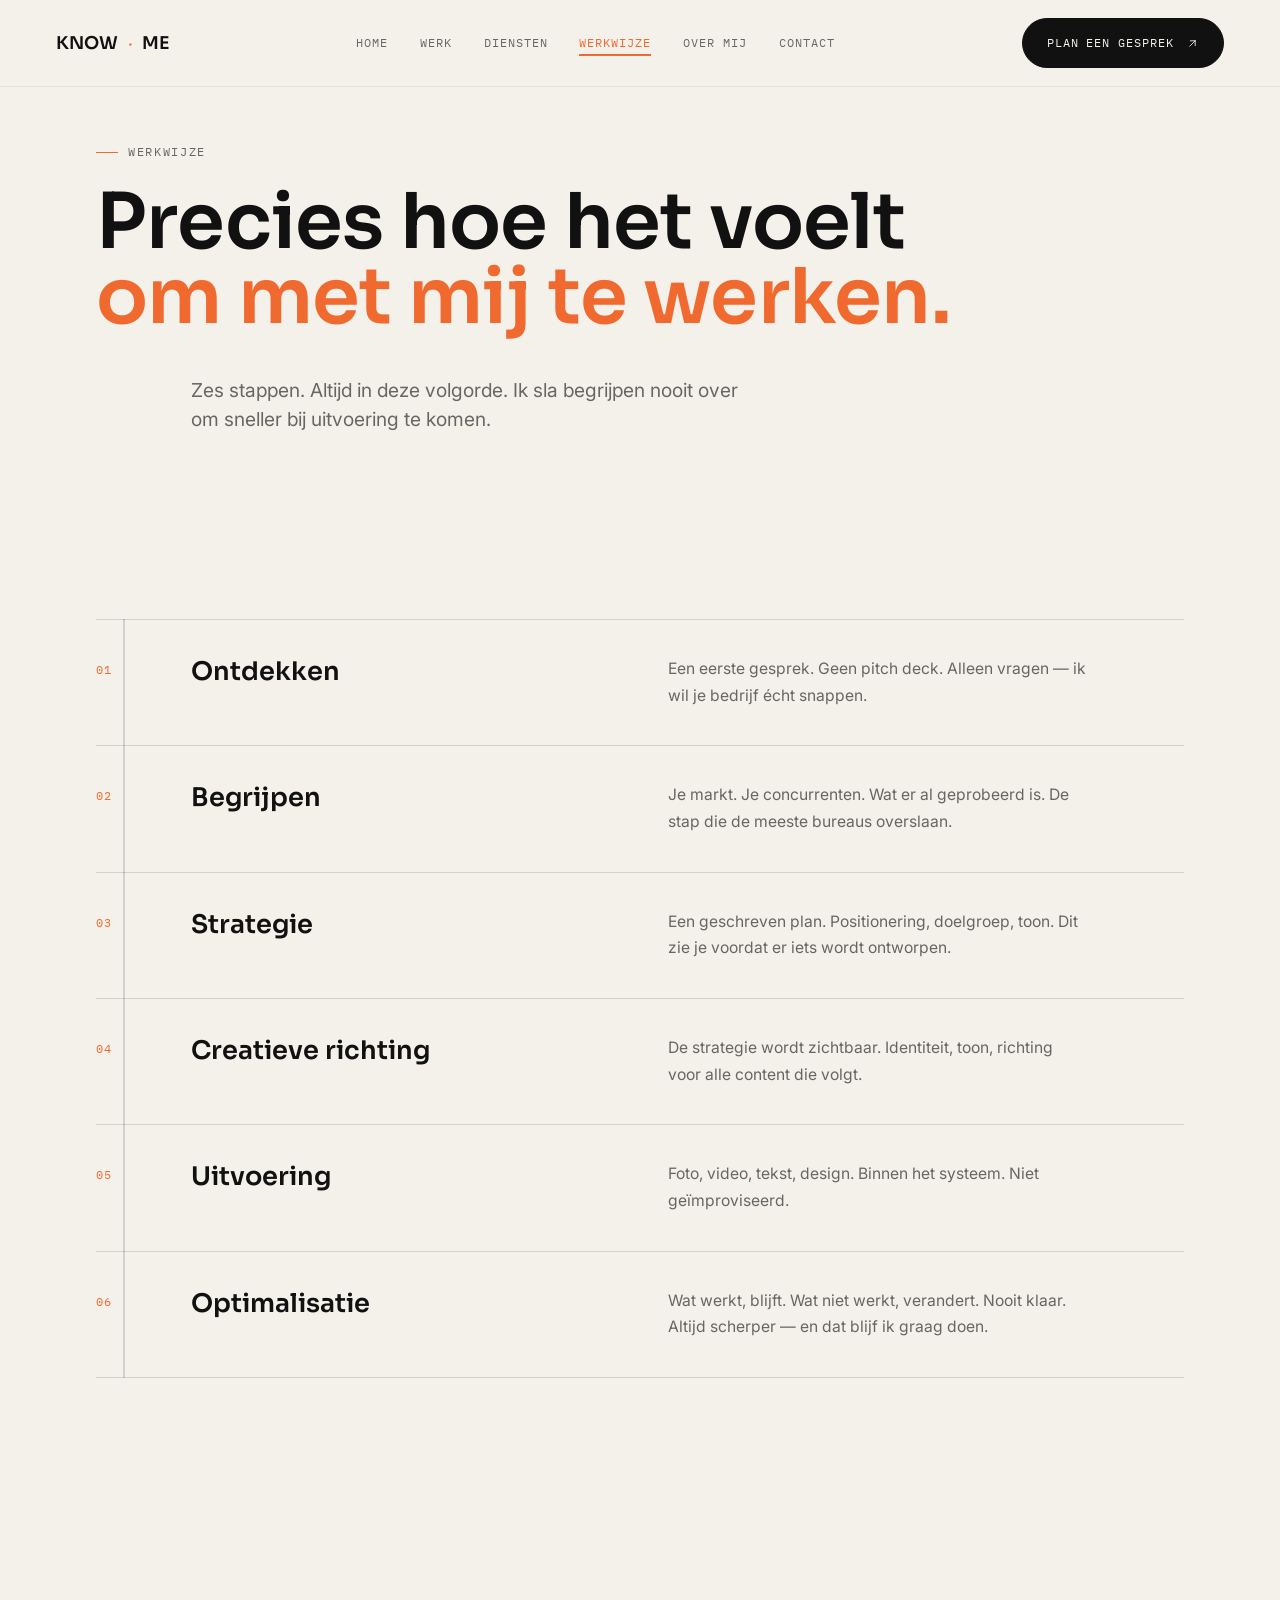
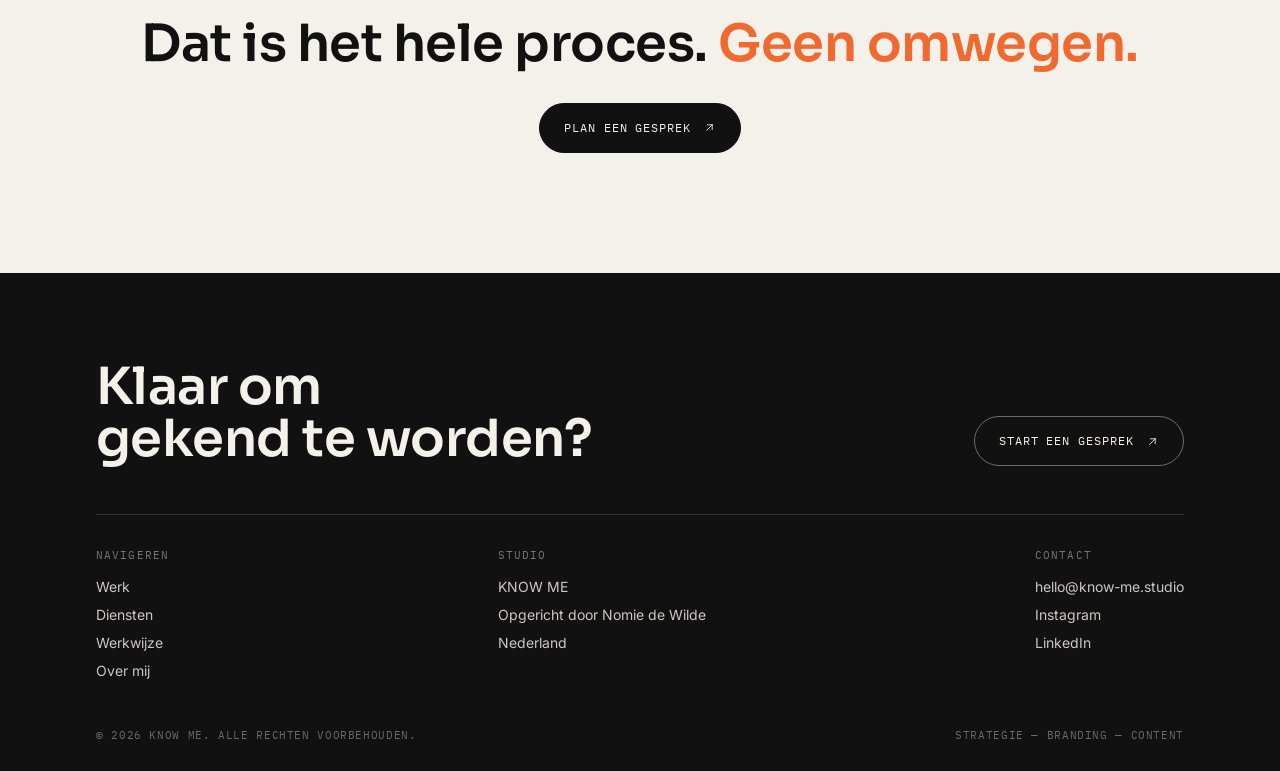
<file: process.html>
<!doctype html>
<html lang="nl">
<head>
<meta charset="UTF-8">
<meta name="viewport" content="width=device-width, initial-scale=1.0">
<title>Werkwijze — KNOW ME</title>
<meta name="description" content="Zes stappen, altijd in deze volgorde: ontdekken, begrijpen, strategie, creatieve richting, uitvoering, optimalisatie. Precies hoe het voelt om met KNOW ME te werken.">
<link rel="canonical" href="https://www.know-me.studio/process.html">

<meta property="og:type" content="website">
<meta property="og:site_name" content="KNOW ME">
<meta property="og:title" content="Werkwijze — KNOW ME">
<meta property="og:description" content="Zes stappen, altijd in deze volgorde. Precies hoe het voelt om met KNOW ME te werken.">
<meta property="og:url" content="https://www.know-me.studio/process.html">
<meta property="og:image" content="https://www.know-me.studio/assets/images/og-image.jpg">
<meta property="og:locale" content="nl_NL">
<meta name="twitter:card" content="summary_large_image">
<meta name="twitter:title" content="Werkwijze — KNOW ME">
<meta name="twitter:description" content="Zes stappen, altijd in deze volgorde.">
<meta name="twitter:image" content="https://www.know-me.studio/assets/images/og-image.jpg">

<meta name="theme-color" content="#111111">
<link rel="icon" href="favicon.ico" sizes="any">
<link rel="icon" href="assets/icons/favicon-32.png" type="image/png" sizes="32x32">
<link rel="apple-touch-icon" href="assets/icons/apple-touch-icon.png">
<link rel="manifest" href="site.webmanifest">

<link rel="preconnect" href="https://fonts.googleapis.com">
<link rel="preconnect" href="https://fonts.gstatic.com" crossorigin>
<link rel="stylesheet" href="assets/css/style.css">
</head>
<body>
<a href="#main" class="skip-link">Direct naar inhoud</a>

<header class="site-header">
  <a href="index.html" class="logo">KNOW<span class="dot">・</span>ME</a>
  <nav class="nav-desktop" aria-label="Hoofdnavigatie">
    <a href="index.html">Home</a>
    <a href="work.html">Werk</a>
    <a href="services.html">Diensten</a>
    <a href="process.html" aria-current="page">Werkwijze</a>
    <a href="about.html">Over mij</a>
    <a href="contact.html">Contact</a>
  </nav>
  <div class="nav-right">
    <a href="contact.html" class="btn">Plan een gesprek
      <svg class="arrow" viewBox="0 0 24 24" fill="none" stroke="currentColor" stroke-width="1.6" aria-hidden="true"><path d="M7 17L17 7M17 7H8M17 7V16" stroke-linecap="round" stroke-linejoin="round"/></svg>
    </a>
    <button class="nav-toggle" id="navToggle" aria-label="Menu openen" aria-expanded="false" aria-controls="navMobile"><span></span><span></span><span></span></button>
  </div>
</header>
<div class="nav-mobile" id="navMobile">
  <nav aria-label="Mobiele navigatie">
    <a href="index.html">Home</a>
    <a href="work.html">Werk</a>
    <a href="services.html">Diensten</a>
    <a href="process.html">Werkwijze</a>
    <a href="about.html">Over mij</a>
    <a href="contact.html">Contact</a>
  </nav>
</div>

<main id="main">

  <section class="section-tight" style="padding-top:56px;">
    <div class="wrap">
      <div class="eyebrow" data-reveal>Werkwijze</div>
      <h1 class="display-1 mt-24" data-reveal>Precies hoe het voelt<br><span class="italic">om met mij te werken.</span></h1>
      <div class="grid mt-48"><p class="lede" style="grid-column:2 / span 8;" data-reveal>Zes stappen. Altijd in deze volgorde. Ik sla begrijpen nooit over om sneller bij uitvoering te komen.</p></div>
    </div>
  </section>

  <section class="section">
    <div class="wrap">
      <div id="processTrack">
        <div class="process-thread hide-mobile"><div class="process-thread-fill" id="processThreadFill"></div></div>
        <div class="grid milestone" style="padding:36px 0;border-top:1px solid var(--line);"><div style="grid-column:span 1;"><span class="seq-num" data-count="1">01</span></div><div style="grid-column:2 / span 4;"><h2 class="display-3">Ontdekken</h2></div><div style="grid-column:7 / span 5;"><p class="body-m">Een eerste gesprek. Geen pitch deck. Alleen vragen — ik wil je bedrijf écht snappen.</p></div></div>
        <div class="grid milestone" style="padding:36px 0;border-top:1px solid var(--line);"><div style="grid-column:span 1;"><span class="seq-num" data-count="2">02</span></div><div style="grid-column:2 / span 4;"><h2 class="display-3">Begrijpen</h2></div><div style="grid-column:7 / span 5;"><p class="body-m">Je markt. Je concurrenten. Wat er al geprobeerd is. De stap die de meeste bureaus overslaan.</p></div></div>
        <div class="grid milestone" style="padding:36px 0;border-top:1px solid var(--line);"><div style="grid-column:span 1;"><span class="seq-num" data-count="3">03</span></div><div style="grid-column:2 / span 4;"><h2 class="display-3">Strategie</h2></div><div style="grid-column:7 / span 5;"><p class="body-m">Een geschreven plan. Positionering, doelgroep, toon. Dit zie je voordat er iets wordt ontworpen.</p></div></div>
        <div class="grid milestone" style="padding:36px 0;border-top:1px solid var(--line);"><div style="grid-column:span 1;"><span class="seq-num" data-count="4">04</span></div><div style="grid-column:2 / span 4;"><h2 class="display-3">Creatieve richting</h2></div><div style="grid-column:7 / span 5;"><p class="body-m">De strategie wordt zichtbaar. Identiteit, toon, richting voor alle content die volgt.</p></div></div>
        <div class="grid milestone" style="padding:36px 0;border-top:1px solid var(--line);"><div style="grid-column:span 1;"><span class="seq-num" data-count="5">05</span></div><div style="grid-column:2 / span 4;"><h2 class="display-3">Uitvoering</h2></div><div style="grid-column:7 / span 5;"><p class="body-m">Foto, video, tekst, design. Binnen het systeem. Niet geïmproviseerd.</p></div></div>
        <div class="grid milestone" style="padding:36px 0;border-top:1px solid var(--line);border-bottom:1px solid var(--line);"><div style="grid-column:span 1;"><span class="seq-num" data-count="6">06</span></div><div style="grid-column:2 / span 4;"><h2 class="display-3">Optimalisatie</h2></div><div style="grid-column:7 / span 5;"><p class="body-m">Wat werkt, blijft. Wat niet werkt, verandert. Nooit klaar. Altijd scherper — en dat blijf ik graag doen.</p></div></div>
      </div>
    </div>
  </section>

  <section class="section" style="text-align:center;">
    <div class="wrap">
      <h2 class="display-2" data-reveal>Dat is het hele proces. <span class="italic">Geen omwegen.</span></h2>
      <a href="contact.html" class="btn mt-64" style="margin-top:32px;" data-reveal>Plan een gesprek
        <svg class="arrow" viewBox="0 0 24 24" fill="none" stroke="currentColor" stroke-width="1.6" aria-hidden="true"><path d="M7 17L17 7M17 7H8M17 7V16" stroke-linecap="round" stroke-linejoin="round"/></svg>
      </a>
    </div>
  </section>

</main>

<footer class="site-footer">
  <div class="wrap">
    <div class="footer-cta">
      <h2 class="display-2">Klaar om<br>gekend te worden?</h2>
      <a href="contact.html" class="btn ghost" style="border-color:rgba(244,240,234,.4);color:var(--paper);">Start een gesprek
        <svg class="arrow" viewBox="0 0 24 24" fill="none" stroke="currentColor" stroke-width="1.6" aria-hidden="true"><path d="M7 17L17 7M17 7H8M17 7V16" stroke-linecap="round" stroke-linejoin="round"/></svg>
      </a>
    </div>
    <div class="footer-grid">
      <div class="footer-col"><span class="label">Navigeren</span><a href="work.html">Werk</a><a href="services.html">Diensten</a><a href="process.html">Werkwijze</a><a href="about.html">Over mij</a></div>
      <div class="footer-col"><span class="label">Studio</span><p>KNOW ME</p><p>Opgericht door Nomie de Wilde</p><p>Nederland</p></div>
      <div class="footer-col"><span class="label">Contact</span><a href="mailto:hello@know-me.studio">hello@know-me.studio</a><a href="https://instagram.com" target="_blank" rel="noopener noreferrer">Instagram</a><a href="https://linkedin.com" target="_blank" rel="noopener noreferrer">LinkedIn</a></div>
    </div>
    <div class="footer-bottom"><span>© <span data-year></span> KNOW ME. Alle rechten voorbehouden.</span><span>Strategie — Branding — Content</span></div>
  </div>
</footer>

<script src="assets/js/script.js"></script>
</body>
</html>
</file>
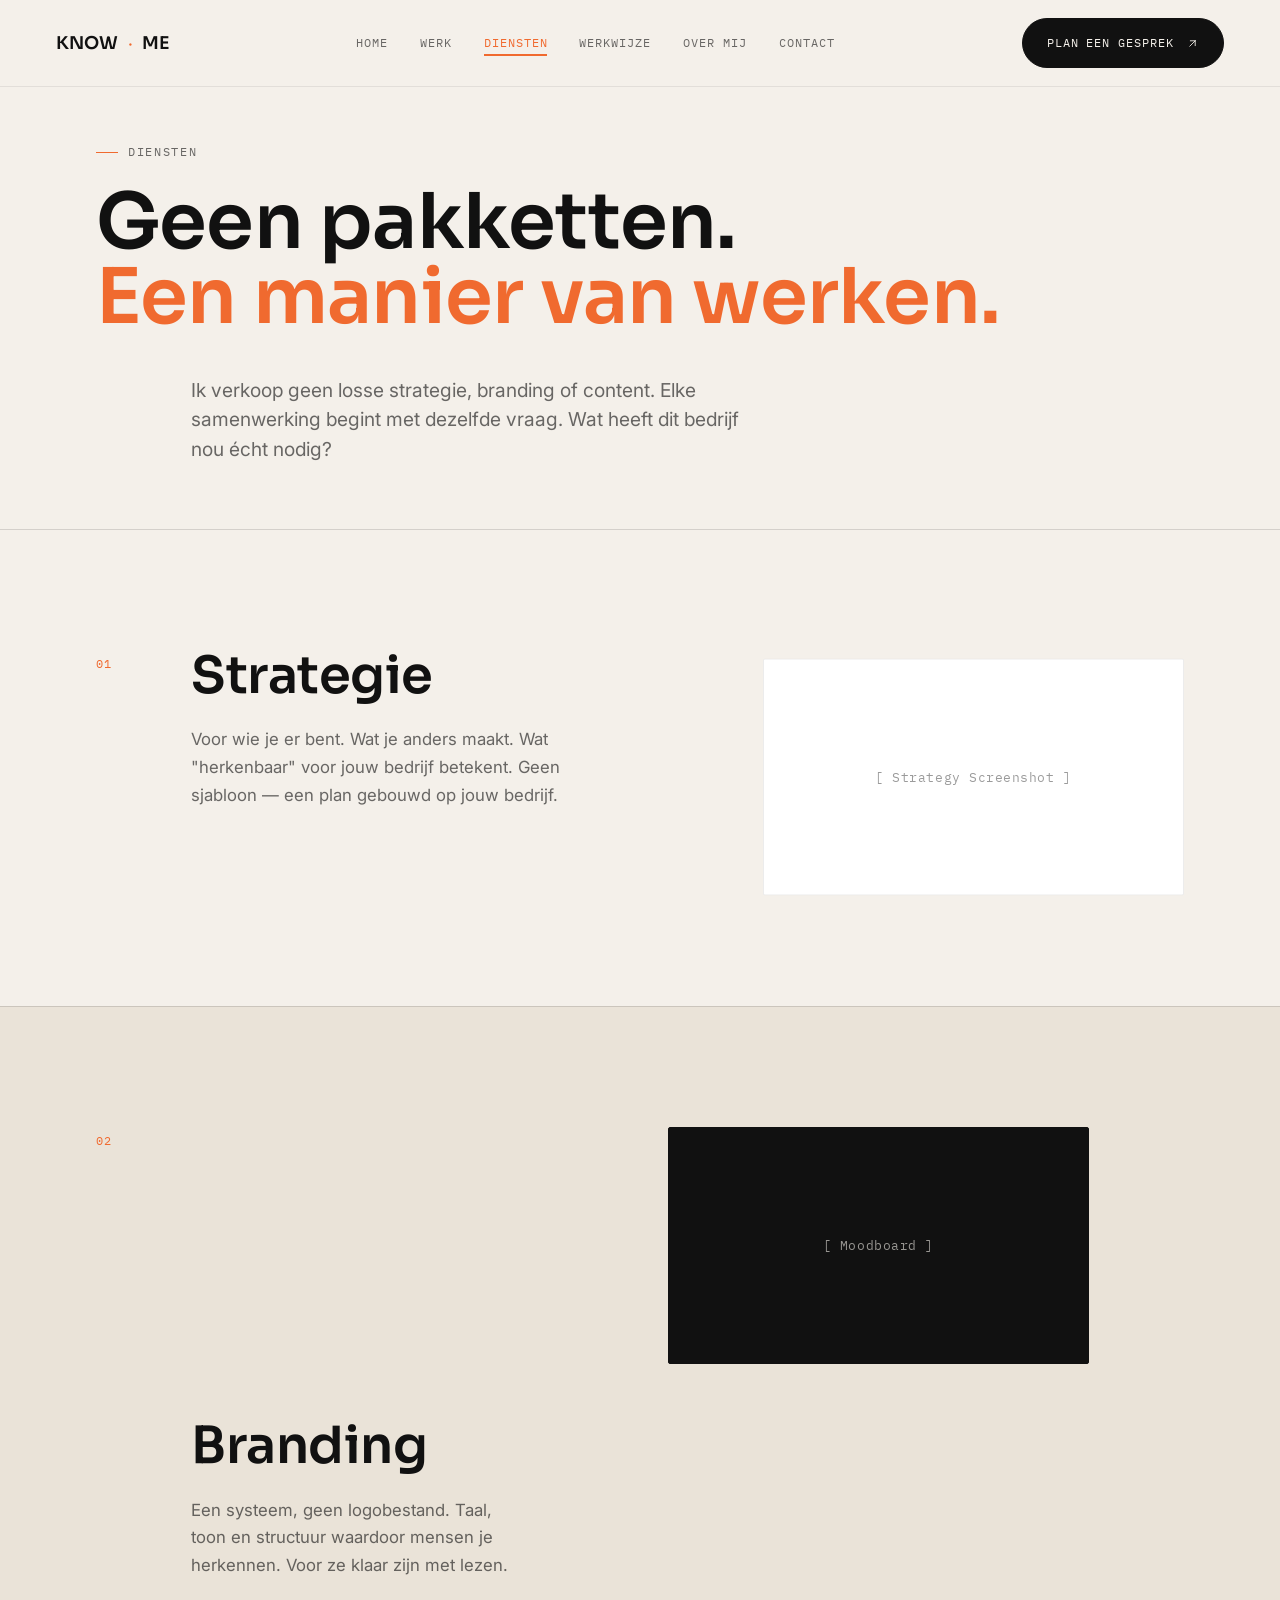
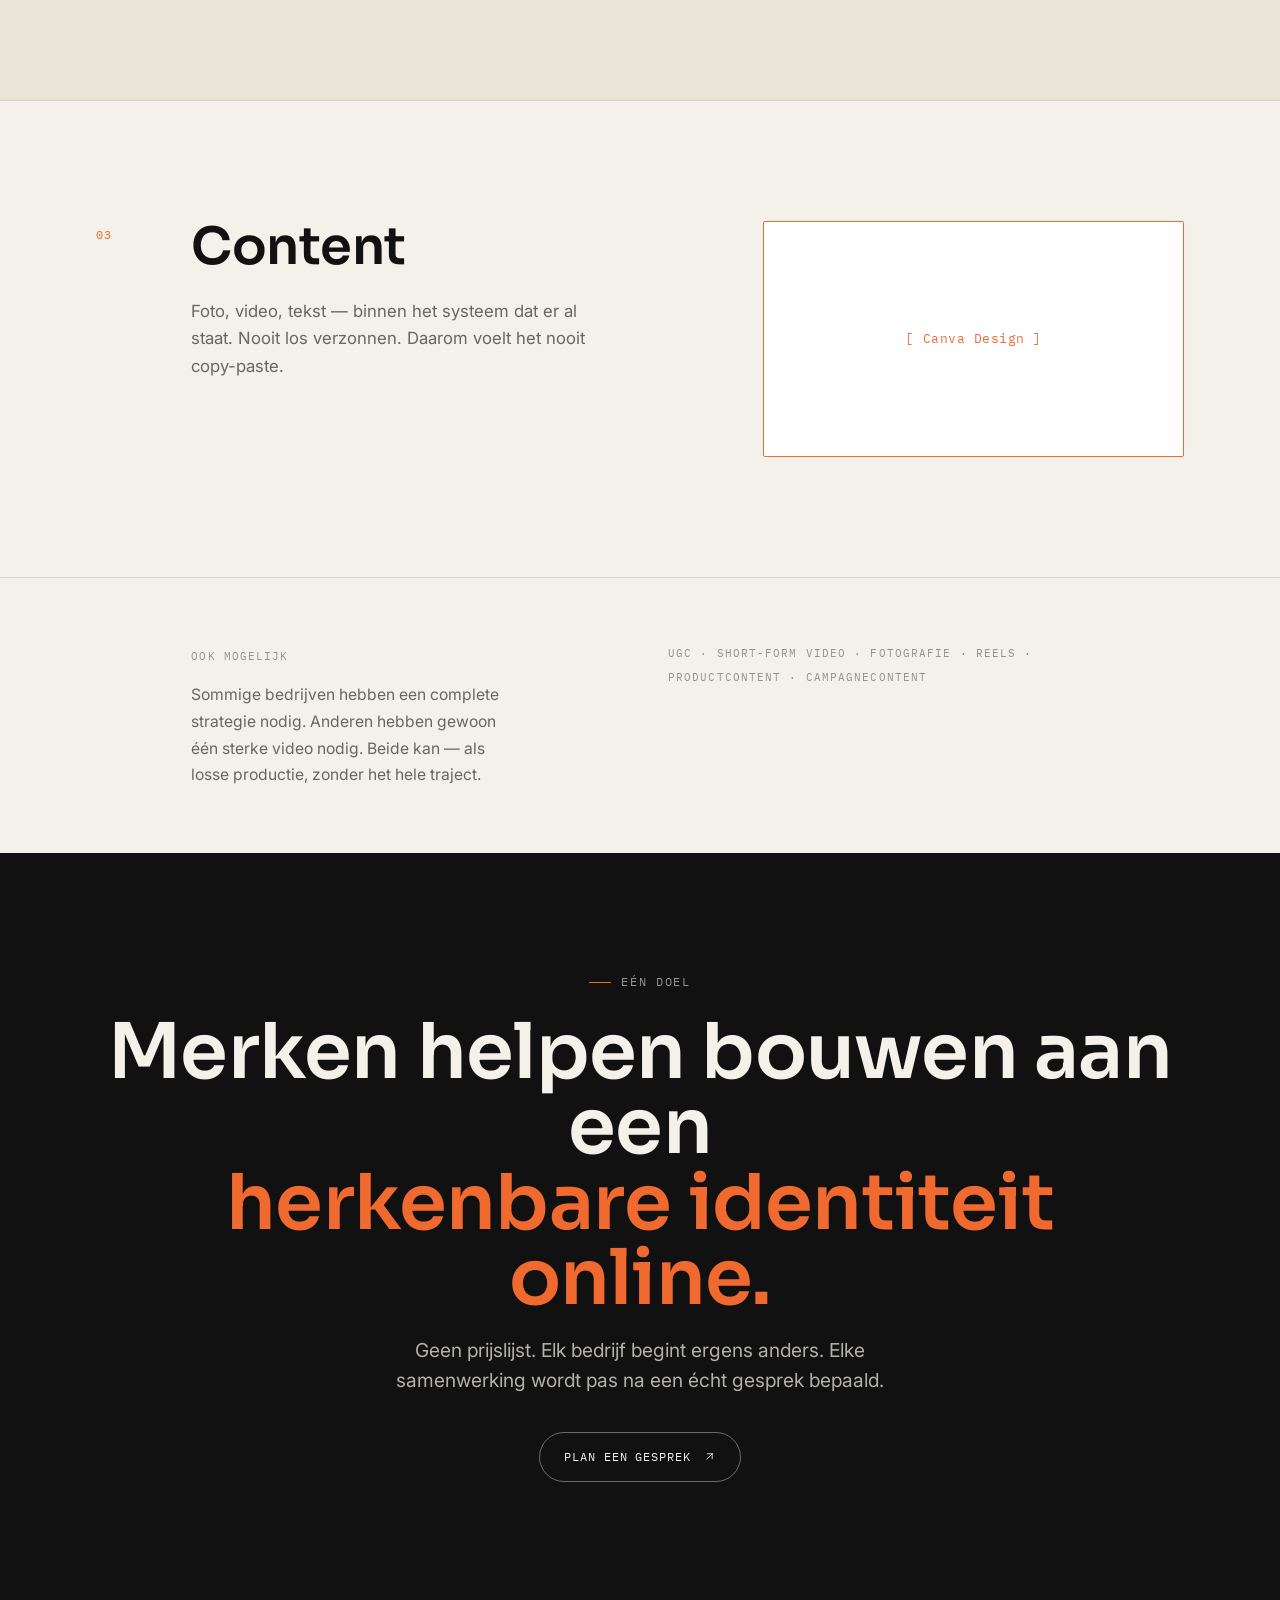
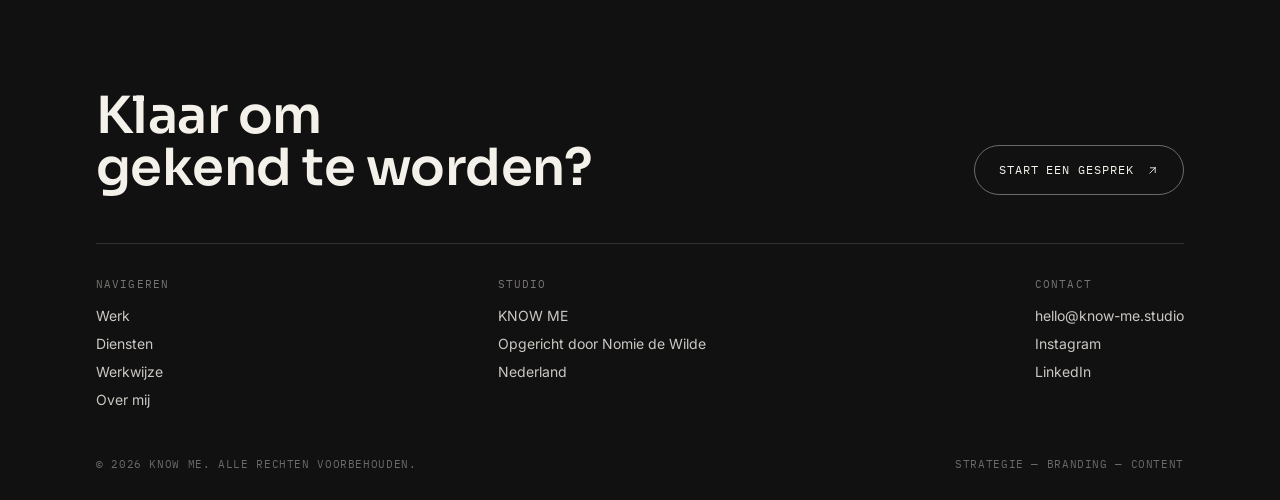
<file: services.html>
<!doctype html>
<html lang="nl">
<head>
<meta charset="UTF-8">
<meta name="viewport" content="width=device-width, initial-scale=1.0">
<title>Diensten — KNOW ME</title>
<meta name="description" content="Strategie, branding en content — niet als pakketten, maar als een manier van werken. Ook mogelijk: losse producties zoals UGC, short-form video en fotografie.">
<link rel="canonical" href="https://www.know-me.studio/services.html">

<meta property="og:type" content="website">
<meta property="og:site_name" content="KNOW ME">
<meta property="og:title" content="Diensten — KNOW ME">
<meta property="og:description" content="Strategie, branding en content — niet als pakketten, maar als een manier van werken.">
<meta property="og:url" content="https://www.know-me.studio/services.html">
<meta property="og:image" content="https://www.know-me.studio/assets/images/og-image.jpg">
<meta property="og:locale" content="nl_NL">
<meta name="twitter:card" content="summary_large_image">
<meta name="twitter:title" content="Diensten — KNOW ME">
<meta name="twitter:description" content="Strategie, branding en content — niet als pakketten, maar als een manier van werken.">
<meta name="twitter:image" content="https://www.know-me.studio/assets/images/og-image.jpg">

<meta name="theme-color" content="#111111">
<link rel="icon" href="favicon.ico" sizes="any">
<link rel="icon" href="assets/icons/favicon-32.png" type="image/png" sizes="32x32">
<link rel="apple-touch-icon" href="assets/icons/apple-touch-icon.png">
<link rel="manifest" href="site.webmanifest">

<link rel="preconnect" href="https://fonts.googleapis.com">
<link rel="preconnect" href="https://fonts.gstatic.com" crossorigin>
<link rel="stylesheet" href="assets/css/style.css">
</head>
<body>
<a href="#main" class="skip-link">Direct naar inhoud</a>

<header class="site-header">
  <a href="index.html" class="logo">KNOW<span class="dot">・</span>ME</a>
  <nav class="nav-desktop" aria-label="Hoofdnavigatie">
    <a href="index.html">Home</a>
    <a href="work.html">Werk</a>
    <a href="services.html" aria-current="page">Diensten</a>
    <a href="process.html">Werkwijze</a>
    <a href="about.html">Over mij</a>
    <a href="contact.html">Contact</a>
  </nav>
  <div class="nav-right">
    <a href="contact.html" class="btn">Plan een gesprek
      <svg class="arrow" viewBox="0 0 24 24" fill="none" stroke="currentColor" stroke-width="1.6" aria-hidden="true"><path d="M7 17L17 7M17 7H8M17 7V16" stroke-linecap="round" stroke-linejoin="round"/></svg>
    </a>
    <button class="nav-toggle" id="navToggle" aria-label="Menu openen" aria-expanded="false" aria-controls="navMobile"><span></span><span></span><span></span></button>
  </div>
</header>
<div class="nav-mobile" id="navMobile">
  <nav aria-label="Mobiele navigatie">
    <a href="index.html">Home</a>
    <a href="work.html">Werk</a>
    <a href="services.html">Diensten</a>
    <a href="process.html">Werkwijze</a>
    <a href="about.html">Over mij</a>
    <a href="contact.html">Contact</a>
  </nav>
</div>

<main id="main">

  <section class="section-tight" style="padding-top:56px;">
    <div class="wrap">
      <div class="eyebrow" data-reveal>Diensten</div>
      <h1 class="display-1 mt-24" data-reveal>Geen pakketten.<br><span class="italic">Een manier van werken.</span></h1>
      <div class="grid mt-48"><p class="lede" style="grid-column:2 / span 8;" data-reveal>Ik verkoop geen losse strategie, branding of content. Elke samenwerking begint met dezelfde vraag. Wat heeft dit bedrijf nou écht nodig?</p></div>
    </div>
  </section>

  <section class="section divider">
    <div class="wrap"><div class="grid">
      <div style="grid-column:span 1;" class="hide-mobile"><span class="seq-num" data-count="1">01</span></div>
      <div style="grid-column:2 / span 5;" data-reveal><h2 class="display-2">Strategie</h2><p class="body-l mt-24">Voor wie je er bent. Wat je anders maakt. Wat "herkenbaar" voor jouw bedrijf betekent. Geen sjabloon — een plan gebouwd op jouw bedrijf.</p></div>
      <div style="grid-column:8 / span 5;" data-reveal><div class="media ratio-wide" data-parallax="0.04"><span class="ph-label">[ Strategy Screenshot ]</span></div></div>
    </div></div>
  </section>

  <section class="section divider" style="background:var(--paper-deep);">
    <div class="wrap"><div class="grid">
      <div style="grid-column:span 1;" class="hide-mobile"><span class="seq-num" data-count="2">02</span></div>
      <div style="grid-column:7 / span 5;" data-reveal><div class="media ratio-wide tone-ink"><span class="ph-label">[ Moodboard ]</span></div></div>
      <div style="grid-column:2 / span 4;" data-reveal><h2 class="display-2">Branding</h2><p class="body-l mt-24">Een systeem, geen logobestand. Taal, toon en structuur waardoor mensen je herkennen. Voor ze klaar zijn met lezen.</p></div>
    </div></div>
  </section>

  <section class="section divider">
    <div class="wrap"><div class="grid">
      <div style="grid-column:span 1;" class="hide-mobile"><span class="seq-num" data-count="3">03</span></div>
      <div style="grid-column:2 / span 5;" data-reveal><h2 class="display-2">Content</h2><p class="body-l mt-24">Foto, video, tekst — binnen het systeem dat er al staat. Nooit los verzonnen. Daarom voelt het nooit copy-paste.</p></div>
      <div style="grid-column:8 / span 5;" data-reveal><div class="media ratio-wide tone-accent"><span class="ph-label">[ Canva Design ]</span></div></div>
    </div></div>
  </section>

  <section class="section-tight divider">
    <div class="wrap">
      <div class="grid">
        <div style="grid-column:2 / span 4;" data-reveal>
          <span class="label">Ook mogelijk</span>
          <p class="body-m mt-16">Sommige bedrijven hebben een complete strategie nodig. Anderen hebben gewoon één sterke video nodig. Beide kan — als losse productie, zonder het hele traject.</p>
        </div>
        <div style="grid-column:7 / span 5;" data-reveal>
          <p class="label" style="line-height:2.1;">UGC · Short-form video · Fotografie · Reels · Productcontent · Campagnecontent</p>
        </div>
      </div>
    </div>
  </section>

  <section class="section" style="background:var(--ink);color:var(--paper);">
    <div class="wrap" style="text-align:center;">
      <div class="eyebrow" style="color:rgba(244,240,234,.6);justify-content:center;" data-reveal>Eén doel</div>
      <h2 class="display-1 mt-24" data-reveal>Merken helpen bouwen aan een<br><span class="italic">herkenbare identiteit online.</span></h2>
      <p class="lede mt-32" style="color:rgba(244,240,234,.72);margin:20px auto 0;" data-reveal>Geen prijslijst. Elk bedrijf begint ergens anders. Elke samenwerking wordt pas na een écht gesprek bepaald.</p>
      <a href="contact.html" class="btn ghost mt-64" style="border-color:rgba(244,240,234,.4);color:var(--paper);margin-top:36px;" data-reveal>Plan een gesprek
        <svg class="arrow" viewBox="0 0 24 24" fill="none" stroke="currentColor" stroke-width="1.6" aria-hidden="true"><path d="M7 17L17 7M17 7H8M17 7V16" stroke-linecap="round" stroke-linejoin="round"/></svg>
      </a>
    </div>
  </section>

</main>

<footer class="site-footer">
  <div class="wrap">
    <div class="footer-cta">
      <h2 class="display-2">Klaar om<br>gekend te worden?</h2>
      <a href="contact.html" class="btn ghost" style="border-color:rgba(244,240,234,.4);color:var(--paper);">Start een gesprek
        <svg class="arrow" viewBox="0 0 24 24" fill="none" stroke="currentColor" stroke-width="1.6" aria-hidden="true"><path d="M7 17L17 7M17 7H8M17 7V16" stroke-linecap="round" stroke-linejoin="round"/></svg>
      </a>
    </div>
    <div class="footer-grid">
      <div class="footer-col"><span class="label">Navigeren</span><a href="work.html">Werk</a><a href="services.html">Diensten</a><a href="process.html">Werkwijze</a><a href="about.html">Over mij</a></div>
      <div class="footer-col"><span class="label">Studio</span><p>KNOW ME</p><p>Opgericht door Nomie de Wilde</p><p>Nederland</p></div>
      <div class="footer-col"><span class="label">Contact</span><a href="mailto:hello@know-me.studio">hello@know-me.studio</a><a href="https://instagram.com" target="_blank" rel="noopener noreferrer">Instagram</a><a href="https://linkedin.com" target="_blank" rel="noopener noreferrer">LinkedIn</a></div>
    </div>
    <div class="footer-bottom"><span>© <span data-year></span> KNOW ME. Alle rechten voorbehouden.</span><span>Strategie — Branding — Content</span></div>
  </div>
</footer>

<script src="assets/js/script.js"></script>
</body>
</html>
</file>
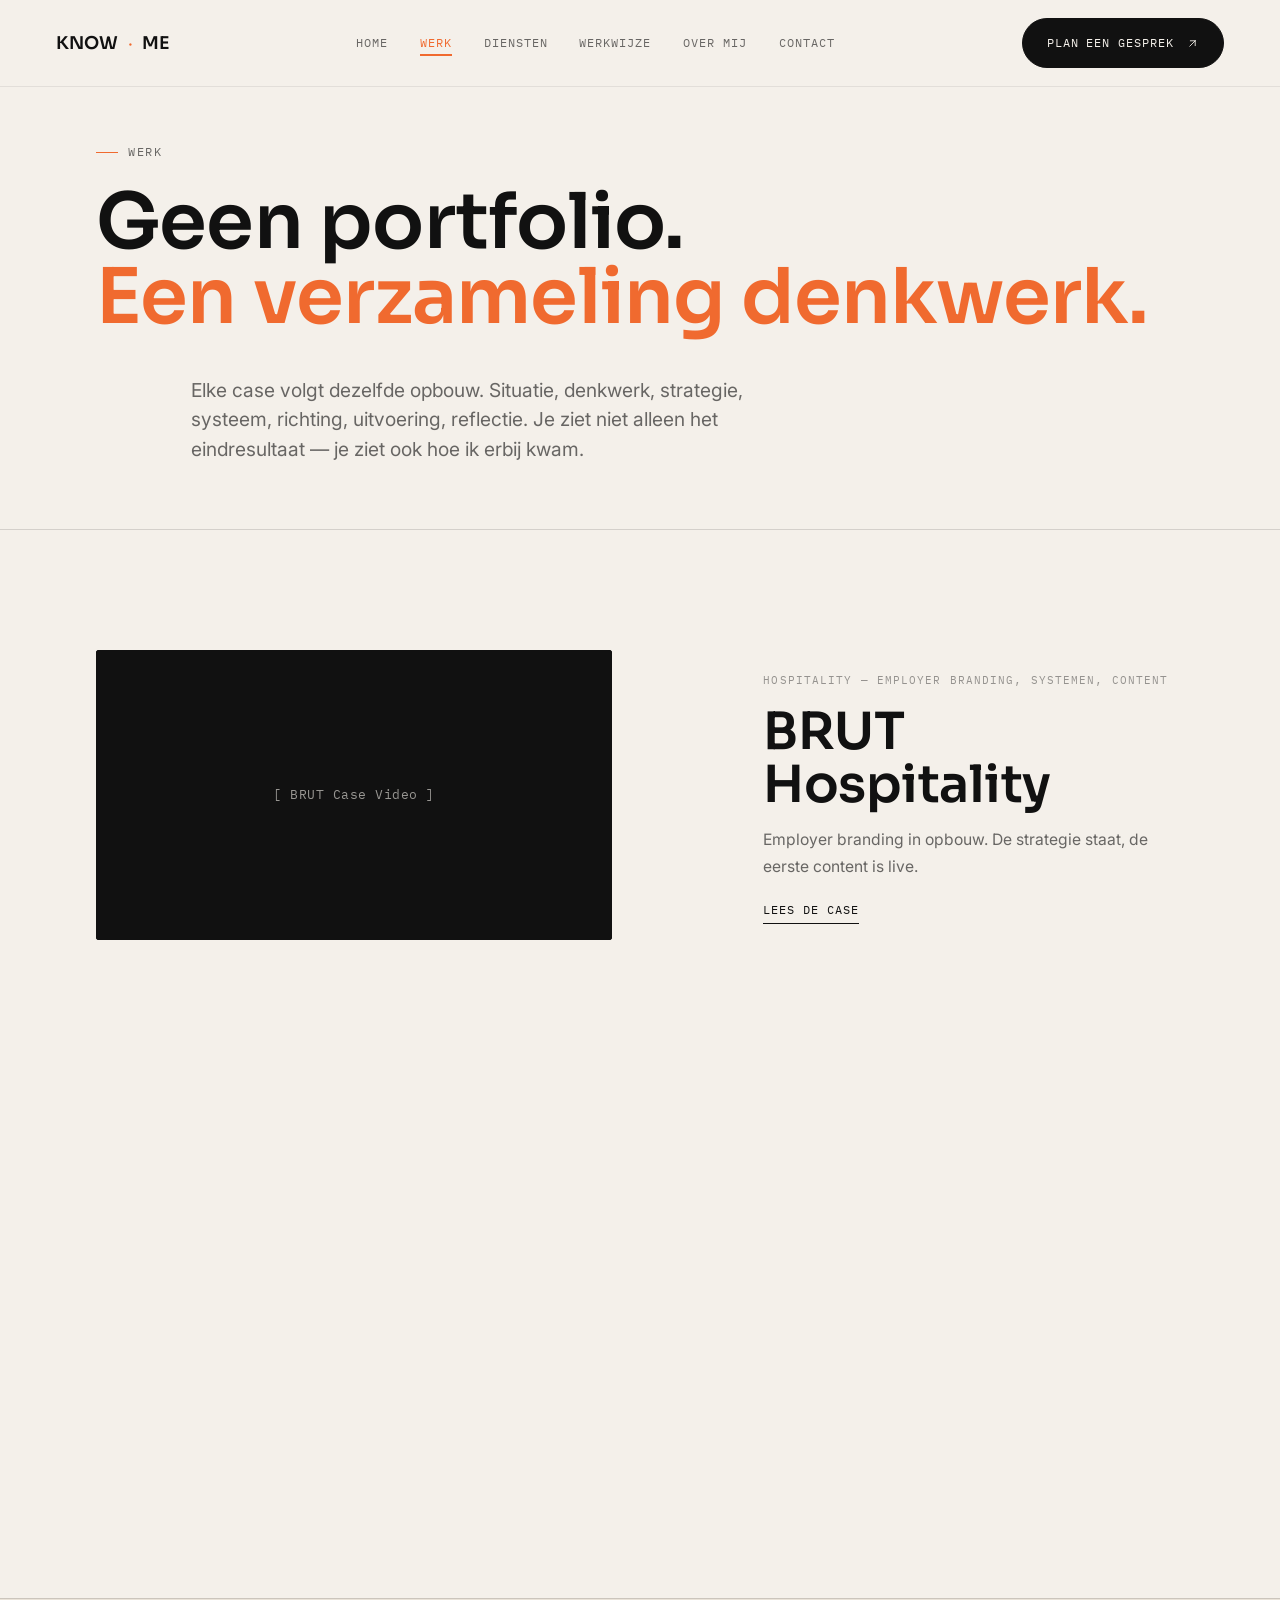
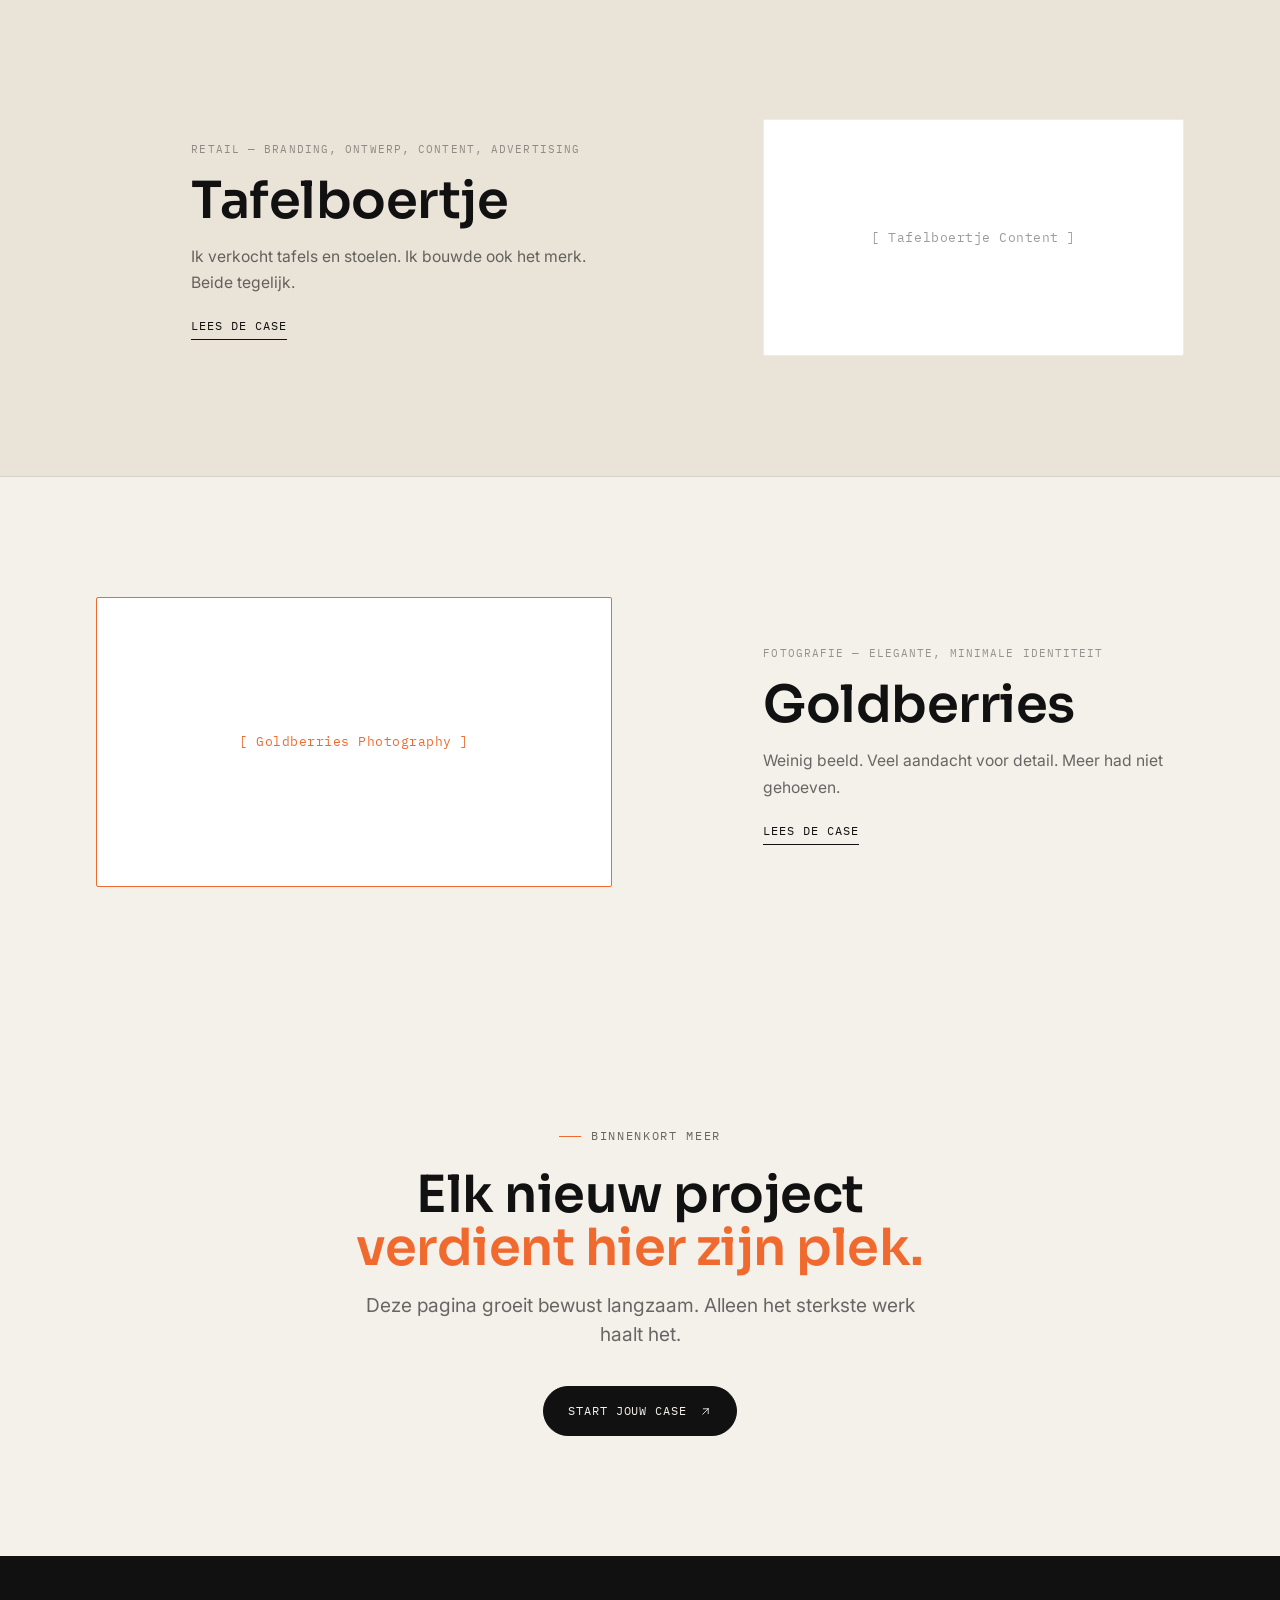
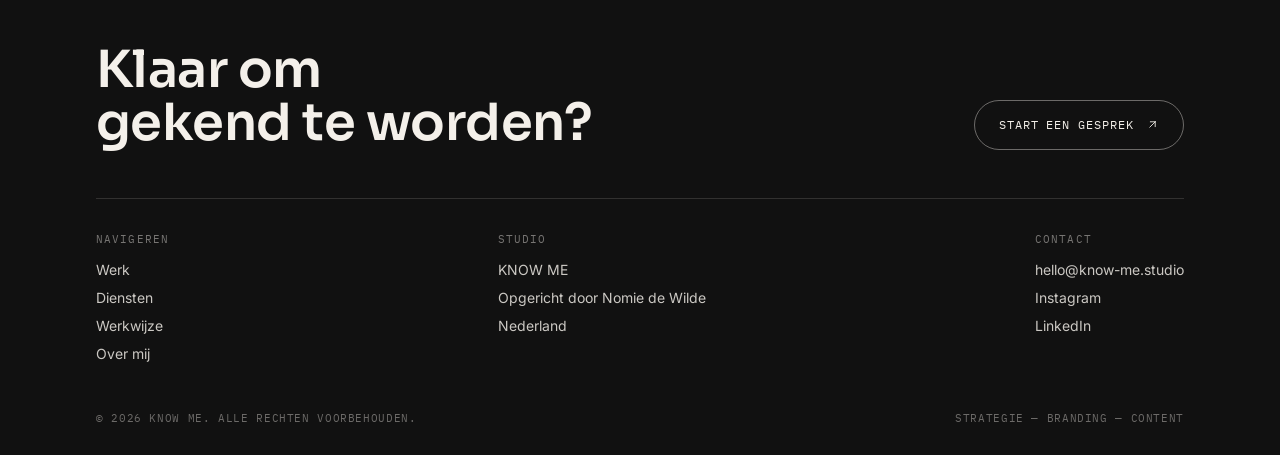
<file: work.html>
<!doctype html>
<html lang="nl">
<head>
<meta charset="UTF-8">
<meta name="viewport" content="width=device-width, initial-scale=1.0">
<title>Werk — KNOW ME</title>
<meta name="description" content="Geen portfolio, een verzameling denkwerk. Cases van BRUT Hospitality, Tafelboertje en Goldberries — situatie, inzicht, strategie en uitvoering.">
<link rel="canonical" href="https://www.know-me.studio/work.html">

<meta property="og:type" content="website">
<meta property="og:site_name" content="KNOW ME">
<meta property="og:title" content="Werk — KNOW ME">
<meta property="og:description" content="Geen portfolio, een verzameling denkwerk. Elke case laat zien hoe ik denk, niet alleen wat ik maak.">
<meta property="og:url" content="https://www.know-me.studio/work.html">
<meta property="og:image" content="https://www.know-me.studio/assets/images/og-image.jpg">
<meta property="og:locale" content="nl_NL">
<meta name="twitter:card" content="summary_large_image">
<meta name="twitter:title" content="Werk — KNOW ME">
<meta name="twitter:description" content="Geen portfolio, een verzameling denkwerk.">
<meta name="twitter:image" content="https://www.know-me.studio/assets/images/og-image.jpg">

<meta name="theme-color" content="#111111">
<link rel="icon" href="favicon.ico" sizes="any">
<link rel="icon" href="assets/icons/favicon-32.png" type="image/png" sizes="32x32">
<link rel="apple-touch-icon" href="assets/icons/apple-touch-icon.png">
<link rel="manifest" href="site.webmanifest">

<link rel="preconnect" href="https://fonts.googleapis.com">
<link rel="preconnect" href="https://fonts.gstatic.com" crossorigin>
<link rel="stylesheet" href="assets/css/style.css">
</head>
<body>
<a href="#main" class="skip-link">Direct naar inhoud</a>

<header class="site-header">
  <a href="index.html" class="logo">KNOW<span class="dot">・</span>ME</a>
  <nav class="nav-desktop" aria-label="Hoofdnavigatie">
    <a href="index.html">Home</a>
    <a href="work.html" aria-current="page">Werk</a>
    <a href="services.html">Diensten</a>
    <a href="process.html">Werkwijze</a>
    <a href="about.html">Over mij</a>
    <a href="contact.html">Contact</a>
  </nav>
  <div class="nav-right">
    <a href="contact.html" class="btn">Plan een gesprek
      <svg class="arrow" viewBox="0 0 24 24" fill="none" stroke="currentColor" stroke-width="1.6" aria-hidden="true"><path d="M7 17L17 7M17 7H8M17 7V16" stroke-linecap="round" stroke-linejoin="round"/></svg>
    </a>
    <button class="nav-toggle" id="navToggle" aria-label="Menu openen" aria-expanded="false" aria-controls="navMobile"><span></span><span></span><span></span></button>
  </div>
</header>
<div class="nav-mobile" id="navMobile">
  <nav aria-label="Mobiele navigatie">
    <a href="index.html">Home</a>
    <a href="work.html">Werk</a>
    <a href="services.html">Diensten</a>
    <a href="process.html">Werkwijze</a>
    <a href="about.html">Over mij</a>
    <a href="contact.html">Contact</a>
  </nav>
</div>

<main id="main">

  <section class="section-tight" style="padding-top:56px;">
    <div class="wrap">
      <div class="eyebrow" data-reveal>Werk</div>
      <h1 class="display-1 mt-24" data-reveal>Geen portfolio.<br><span class="italic">Een verzameling denkwerk.</span></h1>
      <div class="grid mt-48"><p class="lede" style="grid-column:2 / span 8;" data-reveal>Elke case volgt dezelfde opbouw. Situatie, denkwerk, strategie, systeem, richting, uitvoering, reflectie. Je ziet niet alleen het eindresultaat — je ziet ook hoe ik erbij kwam.</p></div>
    </div>
  </section>

  <section class="section divider">
    <div class="wrap">
      <a href="case-brut.html" class="grid" style="grid-template-columns:repeat(12,1fr);gap:var(--gutter);align-items:center;" data-reveal>
        <div style="grid-column:span 6;" class="hide-mobile"><div class="media ratio-wide tone-ink"><span class="ph-label">[ BRUT Case Video ]</span></div></div>
        <div style="grid-column:8 / span 5;">
          <span class="label">Hospitality — Employer branding, systemen, content</span>
          <h2 class="display-2 mt-16">BRUT Hospitality</h2>
          <p class="body-m mt-16">Employer branding in opbouw. De strategie staat, de eerste content is live.</p>
          <span class="text-link mt-24" style="margin-top:20px;display:inline-flex;">Lees de case</span>
        </div>
      </a>
    </div>
  </section>

  <section class="section-mini">
    <div class="wrap"><div class="media ratio-cinema" data-parallax="0.05" data-reveal><span class="ph-label">[ Moodboard ]</span></div></div>
  </section>

  <section class="section divider" style="background:var(--paper-deep);">
    <div class="wrap">
      <a href="case-tafelboertje.html" class="grid" style="grid-template-columns:repeat(12,1fr);gap:var(--gutter);align-items:center;" data-reveal>
        <div style="grid-column:2 / span 5;">
          <span class="label">Retail — Branding, ontwerp, content, advertising</span>
          <h2 class="display-2 mt-16">Tafelboertje</h2>
          <p class="body-m mt-16">Ik verkocht tafels en stoelen. Ik bouwde ook het merk. Beide tegelijk.</p>
          <span class="text-link mt-24" style="margin-top:20px;display:inline-flex;">Lees de case</span>
        </div>
        <div style="grid-column:8 / span 5;" class="hide-mobile"><div class="media ratio-wide"><span class="ph-label">[ Tafelboertje Content ]</span></div></div>
      </a>
    </div>
  </section>

  <section class="section divider">
    <div class="wrap">
      <a href="case-goldberries.html" class="grid" style="grid-template-columns:repeat(12,1fr);gap:var(--gutter);align-items:center;" data-reveal>
        <div style="grid-column:span 6;" class="hide-mobile"><div class="media ratio-wide tone-accent"><span class="ph-label">[ Goldberries Photography ]</span></div></div>
        <div style="grid-column:8 / span 5;">
          <span class="label">Fotografie — Elegante, minimale identiteit</span>
          <h2 class="display-2 mt-16">Goldberries</h2>
          <p class="body-m mt-16">Weinig beeld. Veel aandacht voor detail. Meer had niet gehoeven.</p>
          <span class="text-link mt-24" style="margin-top:20px;display:inline-flex;">Lees de case</span>
        </div>
      </a>
    </div>
  </section>

  <section class="section" style="text-align:center;">
    <div class="wrap">
      <div class="eyebrow" style="justify-content:center;" data-reveal>Binnenkort meer</div>
      <h2 class="display-2 mt-24" data-reveal>Elk nieuw project<br><span class="italic">verdient hier zijn plek.</span></h2>
      <p class="lede mt-24" style="margin:16px auto 0;" data-reveal>Deze pagina groeit bewust langzaam. Alleen het sterkste werk haalt het.</p>
      <a href="contact.html" class="btn mt-64" style="margin-top:36px;" data-reveal>Start jouw case
        <svg class="arrow" viewBox="0 0 24 24" fill="none" stroke="currentColor" stroke-width="1.6" aria-hidden="true"><path d="M7 17L17 7M17 7H8M17 7V16" stroke-linecap="round" stroke-linejoin="round"/></svg>
      </a>
    </div>
  </section>

</main>

<footer class="site-footer">
  <div class="wrap">
    <div class="footer-cta">
      <h2 class="display-2">Klaar om<br>gekend te worden?</h2>
      <a href="contact.html" class="btn ghost" style="border-color:rgba(244,240,234,.4);color:var(--paper);">Start een gesprek
        <svg class="arrow" viewBox="0 0 24 24" fill="none" stroke="currentColor" stroke-width="1.6" aria-hidden="true"><path d="M7 17L17 7M17 7H8M17 7V16" stroke-linecap="round" stroke-linejoin="round"/></svg>
      </a>
    </div>
    <div class="footer-grid">
      <div class="footer-col"><span class="label">Navigeren</span><a href="work.html">Werk</a><a href="services.html">Diensten</a><a href="process.html">Werkwijze</a><a href="about.html">Over mij</a></div>
      <div class="footer-col"><span class="label">Studio</span><p>KNOW ME</p><p>Opgericht door Nomie de Wilde</p><p>Nederland</p></div>
      <div class="footer-col"><span class="label">Contact</span><a href="mailto:hello@know-me.studio">hello@know-me.studio</a><a href="https://instagram.com" target="_blank" rel="noopener noreferrer">Instagram</a><a href="https://linkedin.com" target="_blank" rel="noopener noreferrer">LinkedIn</a></div>
    </div>
    <div class="footer-bottom"><span>© <span data-year></span> KNOW ME. Alle rechten voorbehouden.</span><span>Strategie — Branding — Content</span></div>
  </div>
</footer>

<script src="assets/js/script.js"></script>
</body>
</html>
</file>
<file: assets/css/style.css>
/* ==========================================================================
   KNOW ME — production stylesheet
   Brand tokens: #F4F0EA / #111111 / #F06A2F / #FDCB93 / #FFFFFF
   Fonts: Sora (display) + Inter (body) + IBM Plex Mono (labels)
   ========================================================================== */

@import url('https://fonts.googleapis.com/css2?family=Sora:wght@400;500;600;700;800&family=Inter:wght@400;500;600&family=IBM+Plex+Mono:wght@400;500&display=swap');

:root{
  --paper:#F4F0EA; --paper-deep:#EAE3D8; --white:#FFFFFF;
  --ink:#111111; --ink-soft:rgba(17,17,17,.62); --ink-faint:rgba(17,17,17,.42);
  --accent:#F06A2F; --accent-soft:#FDCB93;
  --line:rgba(17,17,17,.14); --line-soft:rgba(17,17,17,.08);
  --display:'Sora','Neue Montreal',-apple-system,sans-serif;
  --body:'Inter',-apple-system,sans-serif;
  --mono:'IBM Plex Mono',ui-monospace,monospace;
  --gutter:clamp(20px,5vw,56px); --maxw:1200px; --ease:cubic-bezier(.16,.8,.24,1);
}

*{box-sizing:border-box;}
html{scroll-behavior:smooth;}
body{margin:0;background:var(--paper);color:var(--ink);font-family:var(--body);line-height:1.5;-webkit-font-smoothing:antialiased;}
img,svg{display:block;max-width:100%;}
a{color:inherit;text-decoration:none;}
button{font-family:inherit;cursor:pointer;}
ul{margin:0;padding:0;list-style:none;}
h1,h2,h3,p{margin:0;}
::selection{background:var(--accent);color:var(--white);}
.wrap{max-width:var(--maxw);margin:0 auto;padding:0 var(--gutter);}

/* skip link — accessibility */
.skip-link{position:absolute;left:-999px;top:auto;background:var(--ink);color:var(--paper);padding:12px 20px;z-index:1000;font-family:var(--mono);font-size:13px;border-radius:0 0 4px 0;}
.skip-link:focus{left:0;top:0;}

/* focus visibility */
a:focus-visible,button:focus-visible,input:focus-visible,textarea:focus-visible{outline:2px solid var(--accent);outline-offset:3px;}

.eyebrow{font-family:var(--mono);font-size:12px;letter-spacing:.14em;text-transform:uppercase;color:var(--ink-soft);display:flex;align-items:center;gap:10px;}
.eyebrow::before{content:'';width:22px;height:1px;background:var(--accent);display:inline-block;}
.display-1{font-family:var(--display);font-weight:600;font-size:clamp(2.3rem,6vw,5.6rem);line-height:.98;letter-spacing:-.01em;}
.display-2{font-family:var(--display);font-weight:600;font-size:clamp(1.9rem,4vw,3.4rem);line-height:1.03;letter-spacing:-.01em;}
.display-3{font-family:var(--display);font-weight:600;font-size:clamp(1.2rem,2vw,1.8rem); line-height:1.2;}.italic{font-style:normal;font-weight:600;color:var(--accent);}
.lede{font-size:clamp(1.02rem,1.5vw,1.25rem);line-height:1.55;color:var(--ink-soft);max-width:46ch;}
.body-l{font-size:1.05rem;line-height:1.65;color:var(--ink-soft);max-width:56ch;}
.body-m{font-size:.98rem;line-height:1.7;color:var(--ink-soft);max-width:52ch;}
.label{font-family:var(--mono);font-size:11px;letter-spacing:.1em;text-transform:uppercase;color:var(--ink-faint);}

.btn{display:inline-flex;align-items:center;gap:12px;font-family:var(--mono);font-size:12px;letter-spacing:.08em;text-transform:uppercase;padding:15px 24px;border-radius:100px;background:var(--ink);color:var(--paper);border:1px solid var(--ink);transition:background .35s var(--ease),transform .35s var(--ease);}
.btn:hover{background:var(--accent);border-color:var(--accent);transform:translateY(-2px);}
.btn.ghost{background:transparent;color:var(--ink);border-color:var(--ink);}
.btn.ghost:hover{background:var(--ink);color:var(--paper);}
.btn svg{width:13px;height:13px;transition:transform .35s var(--ease);}
.btn:hover svg{transform:translate(3px,-3px);}
.text-link{display:inline-flex;align-items:center;gap:8px;font-family:var(--mono);font-size:12px;letter-spacing:.08em;text-transform:uppercase;padding-bottom:4px;border-bottom:1px solid var(--ink);border-top:none;border-left:none;border-right:none;background:none;cursor:pointer;color:var(--ink);transition:color .3s var(--ease),gap .3s var(--ease);}
.text-link:hover{color:var(--accent);border-color:var(--accent);gap:12px;}

/* ---------- nav ---------- */
.site-header{position:sticky;top:0;z-index:100;display:flex;align-items:center;justify-content:space-between;padding:18px var(--gutter);background:rgba(244,240,234,.9);backdrop-filter:blur(10px);border-bottom:1px solid var(--line-soft);}
.logo{font-family:var(--display);font-weight:600;font-size:1.1rem;display:flex;align-items:baseline;gap:6px;color:var(--ink);}
.logo .dot{color:var(--accent);font-size:.7em;}
.nav-desktop{display:flex;align-items:center;gap:32px;}
.nav-desktop a{font-family:var(--mono);font-size:12px;letter-spacing:.08em;text-transform:uppercase;background:none;border:none;padding:4px 0;color:var(--ink-soft);position:relative;transition:color .3s var(--ease);}
.nav-desktop a::after{content:'';position:absolute;left:0;right:100%;bottom:0;height:2px;background:var(--accent);transition:right .35s var(--ease);}
.nav-desktop a:hover,.nav-desktop a[aria-current="page"]{color:var(--accent);}
.nav-desktop a:hover::after,.nav-desktop a[aria-current="page"]::after{right:0;}
.nav-right{display:flex;align-items:center;gap:24px;}
.nav-toggle{display:none;width:42px;height:42px;border-radius:50%;border:1px solid var(--ink);background:transparent;position:relative;}
.nav-toggle span{position:absolute;left:12px;right:12px;height:1px;background:var(--ink);transition:transform .3s var(--ease),opacity .3s var(--ease);}
.nav-toggle span:nth-child(1){top:16px;} .nav-toggle span:nth-child(2){top:21px;} .nav-toggle span:nth-child(3){top:26px;}
.nav-toggle.open span:nth-child(1){transform:translateY(5px) rotate(45deg);}
.nav-toggle.open span:nth-child(2){opacity:0;}
.nav-toggle.open span:nth-child(3){transform:translateY(-5px) rotate(-45deg);}
.nav-mobile{position:fixed;inset:0;top:65px;z-index:99;background:var(--ink);color:var(--paper);display:none;flex-direction:column;justify-content:center;padding:var(--gutter);}
.nav-mobile.open{display:flex;}
.nav-mobile a{font-family:var(--display);font-size:2rem;font-weight:600;padding:12px 0;border-bottom:1px solid rgba(244,240,234,.15);display:block;color:var(--paper);}
@media (max-width:900px){ .nav-desktop,.nav-right .btn{display:none;} .nav-toggle{display:block;} }

/* ---------- layout ---------- */
section{position:relative;}
.section{padding:clamp(56px,10vw,120px) 0;}
.section-tight{padding:clamp(32px,5vw,64px) 0;}
.section-mini{padding:clamp(20px,3vw,36px) 0;}
.divider{border-top:1px solid var(--line);}
.grid{display:grid;gap:var(--gutter);grid-template-columns:repeat(12,1fr);}
@media (max-width:900px){ .grid{grid-template-columns:repeat(4,1fr);} .grid>*{grid-column:1/-1 !important;} }

/* ---------- full-screen hero ---------- */
.hero-full{height:100svh;min-height:560px;position:relative;overflow:hidden;margin-top:-71px;padding-top:71px;}
.hero-full .media{position:absolute;inset:0;border-radius:0;border:0;height:100%;}
.hero-full video{position:absolute;inset:0;width:100%;height:100%;object-fit:cover;}
.hero-copy{position:absolute;left:0;right:0;bottom:0;padding:0 var(--gutter) clamp(28px,5vw,56px);z-index:2;}
.hero-word{font-family:var(--display);font-weight:700;letter-spacing:-.02em;line-height:.86;font-size:clamp(3.4rem,13vw,10rem);color:var(--paper);}
.hero-word.accent{color:var(--accent);}
.hero-foot{position:absolute;left:0;right:0;top:calc(71px + clamp(16px,3vw,28px));padding:0 var(--gutter);z-index:2;display:flex;justify-content:space-between;align-items:flex-start;gap:16px;flex-wrap:wrap;}
.hero-foot .eyebrow{color:rgba(244,240,234,.85);}
.hero-foot .eyebrow::before{background:var(--accent);}
.scroll-cue{font-family:var(--mono);font-size:11px;letter-spacing:.1em;text-transform:uppercase;color:rgba(244,240,234,.7);display:flex;align-items:center;gap:8px;}
.scroll-cue .bar{width:1px;height:26px;background:rgba(244,240,234,.5);position:relative;overflow:hidden;}
.scroll-cue .bar::after{content:'';position:absolute;top:-100%;left:0;right:0;height:100%;background:var(--accent);animation:scrollcue 1.8s var(--ease) infinite;}
@keyframes scrollcue{0%{top:-100%;}60%{top:100%;}100%{top:100%;}}

/* ---------- media placeholders (swap for real photography/video when available) ---------- */
.media{position:relative;overflow:hidden;border-radius:2px;background:var(--white);border:1px solid var(--line-soft);display:flex;align-items:center;justify-content:center;}
.media.tone-accent{background:var(--white);border:1px solid var(--accent);}
.media.tone-ink{background:var(--ink);border:1px solid var(--ink);}
.media .ph-label{font-family:var(--mono);font-size:clamp(11px,1.1vw,13px);letter-spacing:.04em;color:var(--ink-faint);text-align:center;padding:16px;}
.media.tone-ink .ph-label{color:rgba(244,240,234,.6);}
.media.tone-accent .ph-label{color:var(--accent);}
.media.ratio-square{aspect-ratio:1/1;} .media.ratio-portrait{aspect-ratio:4/5;} .media.ratio-wide{aspect-ratio:16/9;}
.media.ratio-hero{aspect-ratio:5/6;} .media.ratio-cinema{aspect-ratio:21/9;} .media.ratio-tall{aspect-ratio:3/4;}

/* ---------- scroll reveals ---------- */
[data-reveal]{opacity:0;transform:translateY(22px);transition:opacity .7s var(--ease),transform .7s var(--ease);}
[data-reveal].in{opacity:1;transform:translateY(0);}
[data-reveal-group] [data-reveal]{transition-delay:var(--d,0ms);}

.card{border-top:1px solid var(--line);padding-top:24px;}
.seq-num{font-family:var(--mono);font-size:12px;color:var(--accent);letter-spacing:.05em;}

.pull-quote{text-align:center;}
.pull-quote p{font-family:var(--display);font-weight:600;font-size:clamp(1.5rem,3.4vw,2.6rem);line-height:1.2;letter-spacing:-.01em;max-width:18ch;margin:0 auto;}

/* ---------- footer ---------- */
.site-footer{background:var(--ink);color:var(--paper);padding:clamp(48px,7vw,88px) 0 28px;}
.site-footer a,.site-footer button{color:var(--paper);}
.footer-cta{display:flex;align-items:flex-end;justify-content:space-between;gap:32px;flex-wrap:wrap;padding-bottom:48px;border-bottom:1px solid rgba(244,240,234,.14);margin-bottom:32px;}
.footer-grid{display:flex;justify-content:space-between;gap:32px;flex-wrap:wrap;}
.footer-col .label{color:rgba(244,240,234,.45);margin-bottom:12px;display:block;}
.footer-col a,.footer-col p{font-size:14px;color:rgba(244,240,234,.82);display:block;margin-bottom:7px;}
.footer-col a:hover{color:var(--accent-soft);}
.footer-bottom{display:flex;justify-content:space-between;align-items:center;margin-top:40px;flex-wrap:wrap;gap:12px;font-family:var(--mono);font-size:10.5px;letter-spacing:.06em;text-transform:uppercase;color:rgba(244,240,234,.4);}

/* ---------- case studies ---------- */
.case-meta{display:flex;flex-wrap:wrap;gap:36px;padding:26px 0;border-top:1px solid var(--line);border-bottom:1px solid var(--line);}
.case-meta .item .label{margin-bottom:6px;display:block;}
.case-meta .item p{font-size:14px;}
.quote-block{border-left:2px solid var(--accent);padding-left:24px;}
.quote-block p{font-family:var(--display);font-weight:600;font-size:clamp(1.2rem,2vw,1.7rem);line-height:1.35;color:var(--ink);}
.quote-block cite{display:block;margin-top:14px;font-family:var(--mono);font-style:normal;font-size:10.5px;letter-spacing:.08em;text-transform:uppercase;color:var(--ink-faint);}
.case-pagination{display:flex;justify-content:space-between;gap:20px;flex-wrap:wrap;padding:28px 0;}
.case-pagination a{font-family:var(--mono);font-size:11px;letter-spacing:.08em;text-transform:uppercase;display:flex;flex-direction:column;gap:6px;color:var(--ink);}
.case-pagination a span:first-child{color:var(--ink-faint);}
.case-pagination a span:last-child{font-family:var(--display);font-weight:600;font-size:1.3rem;letter-spacing:0;text-transform:none;}
.case-pagination a.next{align-items:flex-end;text-align:right;}
.case-pagination a:hover span:last-child{color:var(--accent);}
.case-section{padding:clamp(48px,8vw,96px) 0;}

/* ---------- contact form ---------- */
.field{position:relative;margin-bottom:26px;}
.field input,.field textarea{width:100%;background:transparent;border:0;border-bottom:1px solid var(--line);padding:12px 2px;font-family:var(--body);font-size:1rem;color:var(--ink);resize:vertical;transition:border-color .3s var(--ease);}
.field textarea{min-height:100px;}
.field input:focus,.field textarea:focus{border-color:var(--ink);outline:none;}
.field label{font-family:var(--mono);font-size:10.5px;letter-spacing:.08em;text-transform:uppercase;color:var(--ink-faint);display:block;margin-bottom:8px;}
.form-status{font-family:var(--mono);font-size:11px;letter-spacing:.06em;color:var(--ink-faint);margin-top:16px;display:none;}
.form-status.show{display:block;}

/* ---------- utilities ---------- */
.mt-16{margin-top:16px;} .mt-24{margin-top:24px;} .mt-32{margin-top:32px;} .mt-48{margin-top:40px;} .mt-64{margin-top:48px;}
.flex{display:flex;} .items-center{align-items:center;} .justify-between{justify-content:space-between;}
.gap-16{gap:16px;} .gap-24{gap:24px;}
.hide-mobile{}
@media(max-width:700px){ .hide-mobile{display:none;} .hero-word{font-size:clamp(2.6rem,15vw,4rem);} }
.arrow{width:13px;height:13px;}

/* ---------- premium motion: hero cinematic zoom + text reveal ---------- */
.hero-full .media{animation:heroZoom 25s ease-out forwards;}
@keyframes heroZoom{from{transform:scale(1.12);}to{transform:scale(1);}}
.hero-mask{overflow:hidden;}
.hero-word-inner{display:block;transform:translateY(115%);animation:heroWordIn 1.1s cubic-bezier(.16,.8,.24,1) forwards;animation-delay:.15s;}
.hero-word.accent .hero-word-inner{animation-delay:.32s;}
@keyframes heroWordIn{to{transform:translateY(0);}}

/* eyebrow: line draws in on reveal instead of sitting there static */
.eyebrow[data-reveal]::before{width:0;transition:width .6s var(--ease) .15s;}
.eyebrow[data-reveal].in::before{width:22px;}

/* parallax hook (JS-driven) */
[data-parallax]{will-change:transform;}

/* process: line draws downward as you scroll through the steps; milestones appear as it reaches them */
#processTrack{position:relative;}
.process-thread{position:absolute;left:27px;top:0;bottom:0;width:2px;background:var(--line);z-index:0;}
.process-thread-fill{position:absolute;top:0;left:0;width:100%;height:0%;background:var(--accent);}
@media(max-width:900px){ .process-thread{display:none;} }
#processTrack .milestone{opacity:0;transform:translateX(-14px);transition:opacity .55s var(--ease),transform .55s var(--ease);position:relative;z-index:1;}
#processTrack .milestone.milestone-in{opacity:1;transform:translateX(0);}

/* image reveal mask: media wipes into view instead of fading like text does */
.media[data-reveal]{opacity:1;transform:none;clip-path:inset(0 0 100% 0);transition:clip-path .9s var(--ease);}
.media[data-reveal].in{clip-path:inset(0 0 0% 0);}

/* signature orange line: dots grow in, choreographed by JS, never on hover, never looping */
.converge-dot{opacity:0;transform:scale(.25);transform-box:fill-box;transform-origin:center;transition:opacity .5s var(--ease),transform .55s cubic-bezier(.34,1.4,.64,1);}
.converge-dot.in{opacity:1;transform:scale(1);}

/* proof strip inside case studies: strategy documents, canva files, meta ads, etc. */
.proof-strip{display:grid;grid-template-columns:repeat(auto-fit,minmax(150px,1fr));gap:var(--gutter);}
.proof-strip .media{aspect-ratio:4/3;}

@media (prefers-reduced-motion: reduce){
  .hero-full .media{animation:none;}
  .hero-word-inner{animation:none;transform:none;}
  .scroll-cue .bar::after{animation:none;}
  [data-reveal]{transition:opacity .3s linear;transform:none;}
  html{scroll-behavior:auto;}
}
</file>
